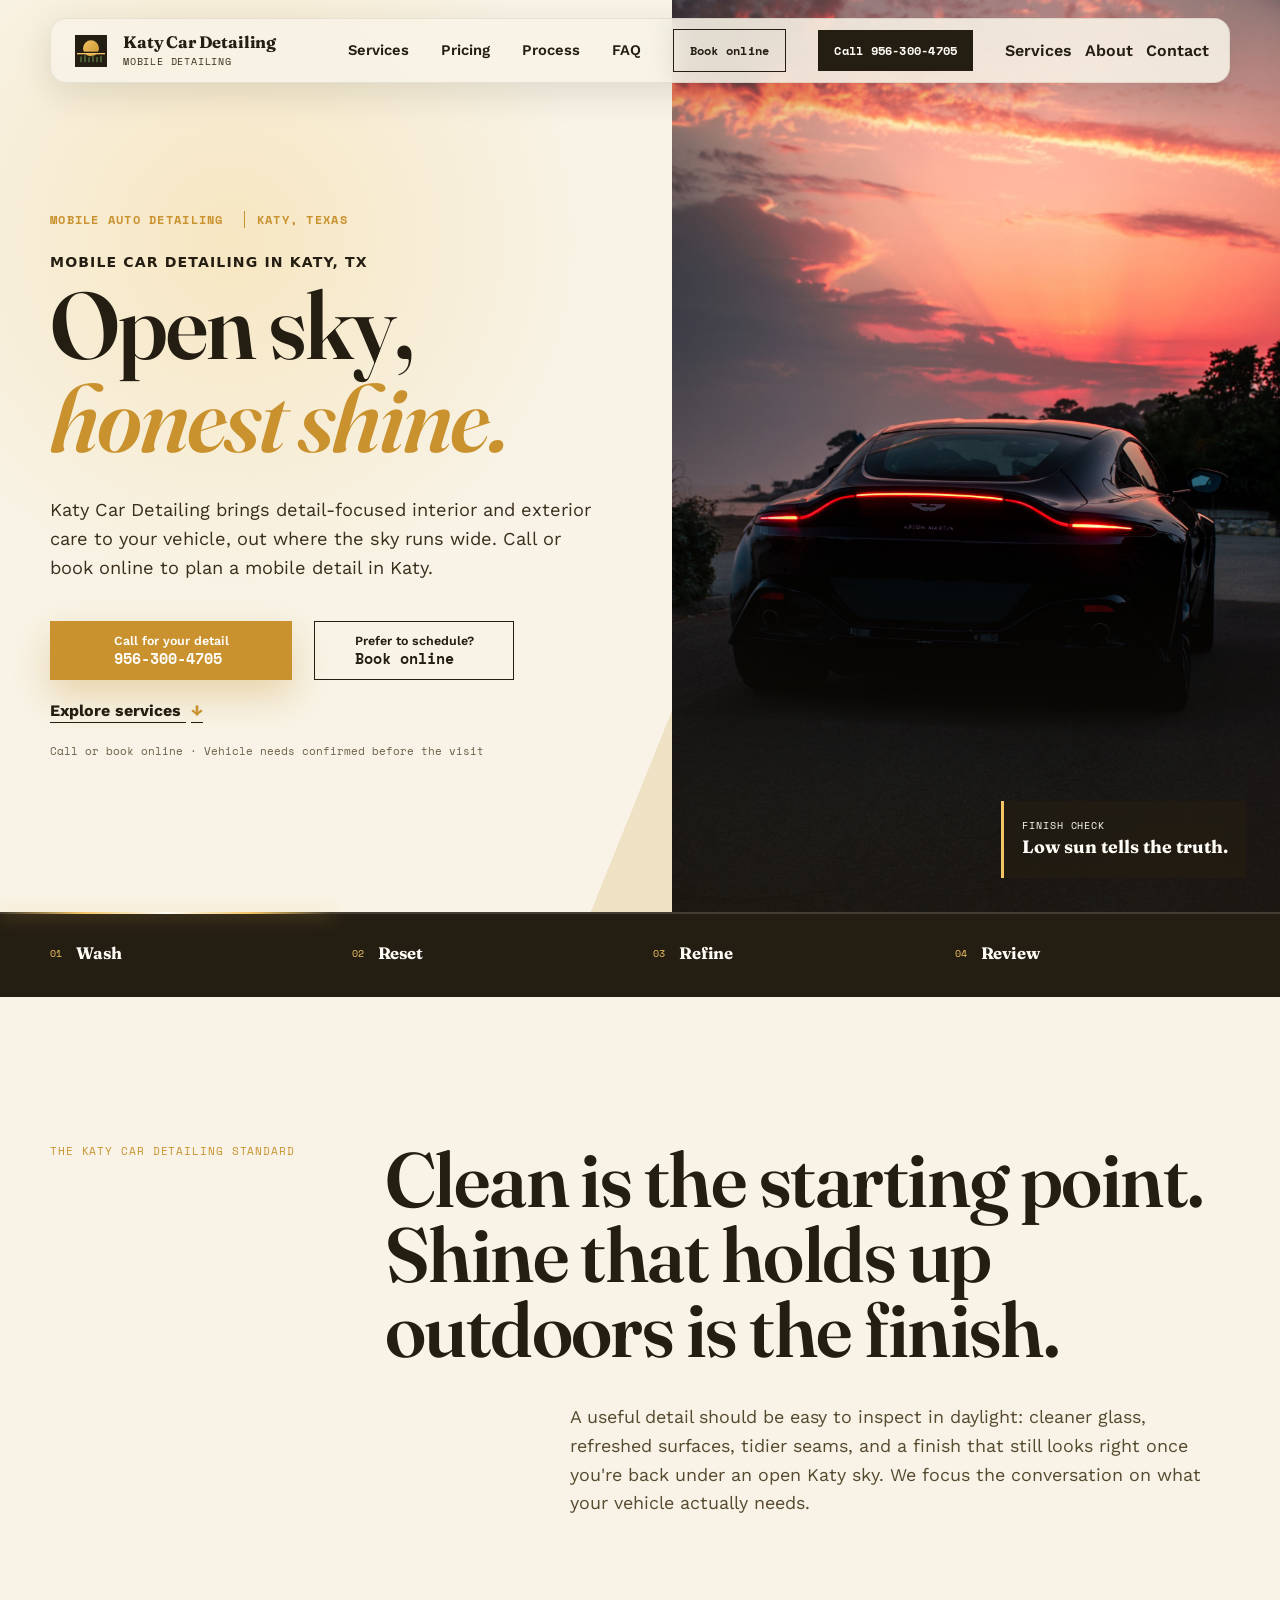
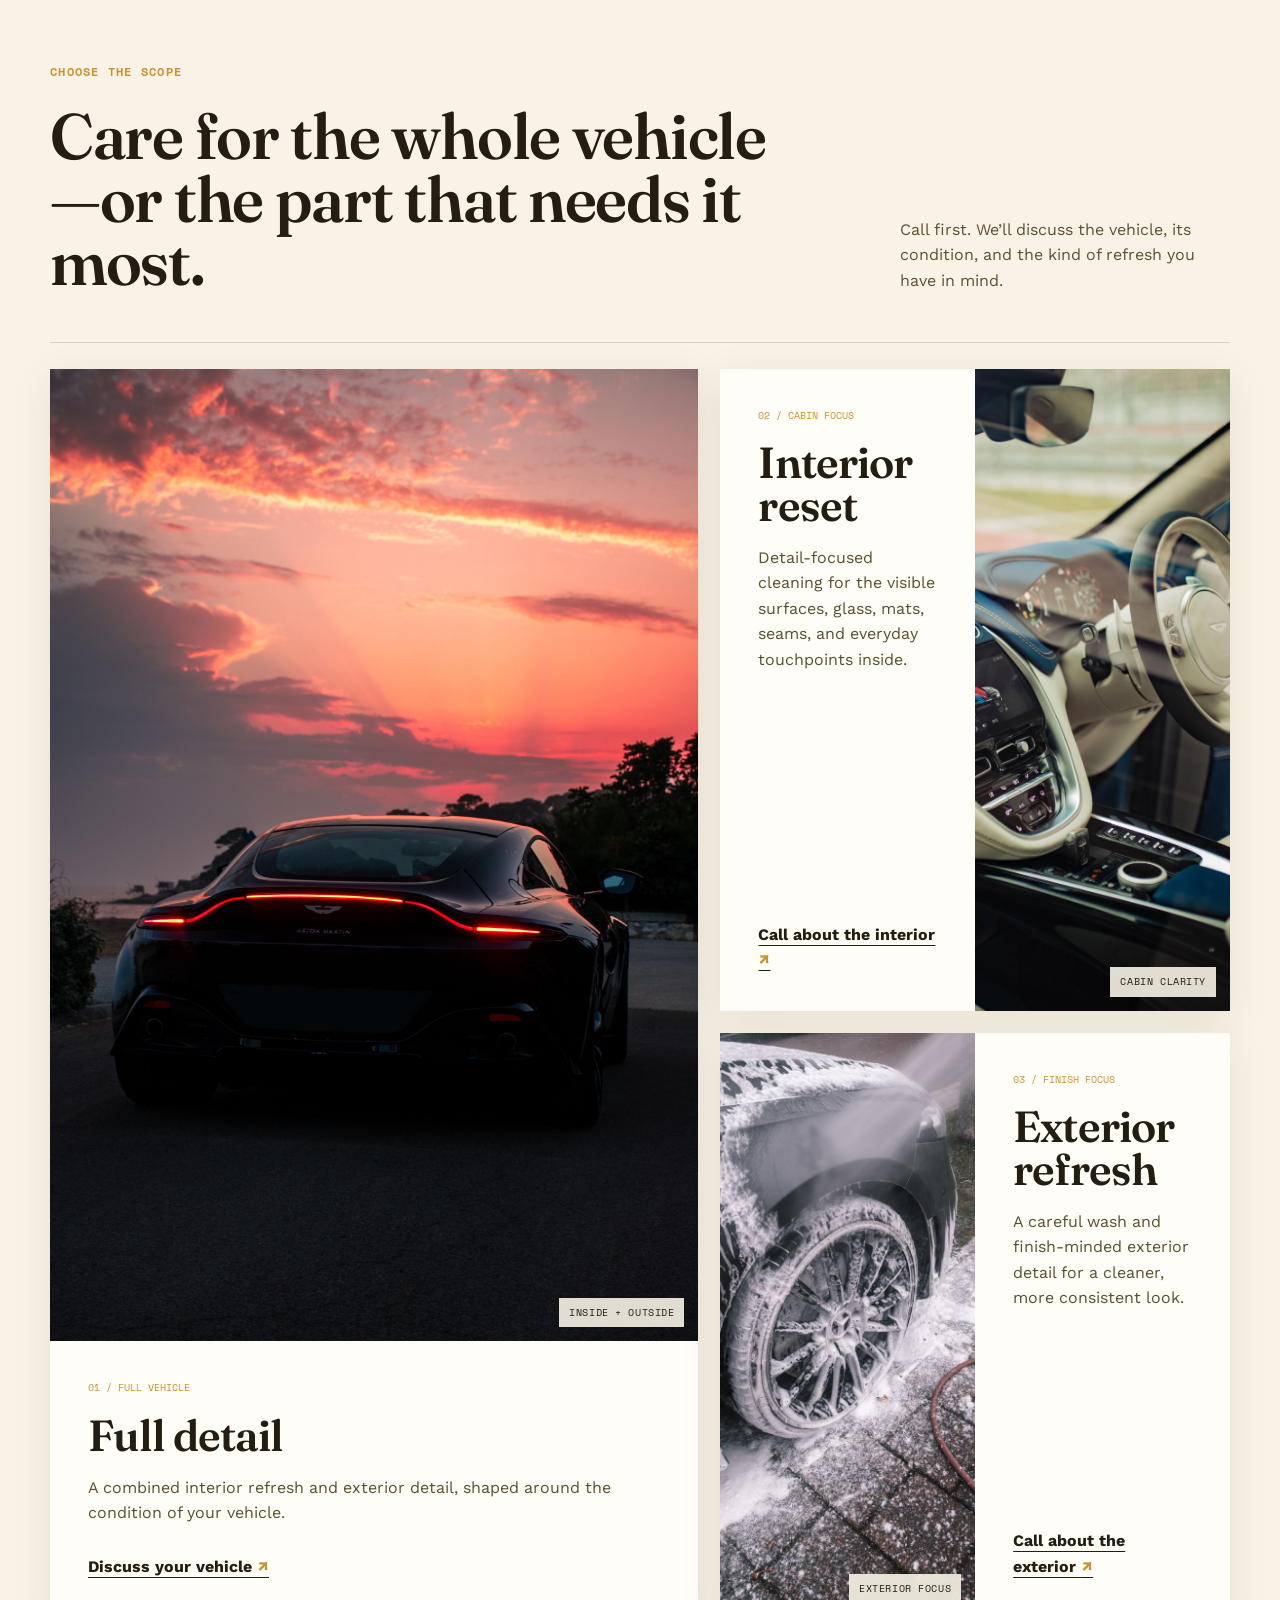
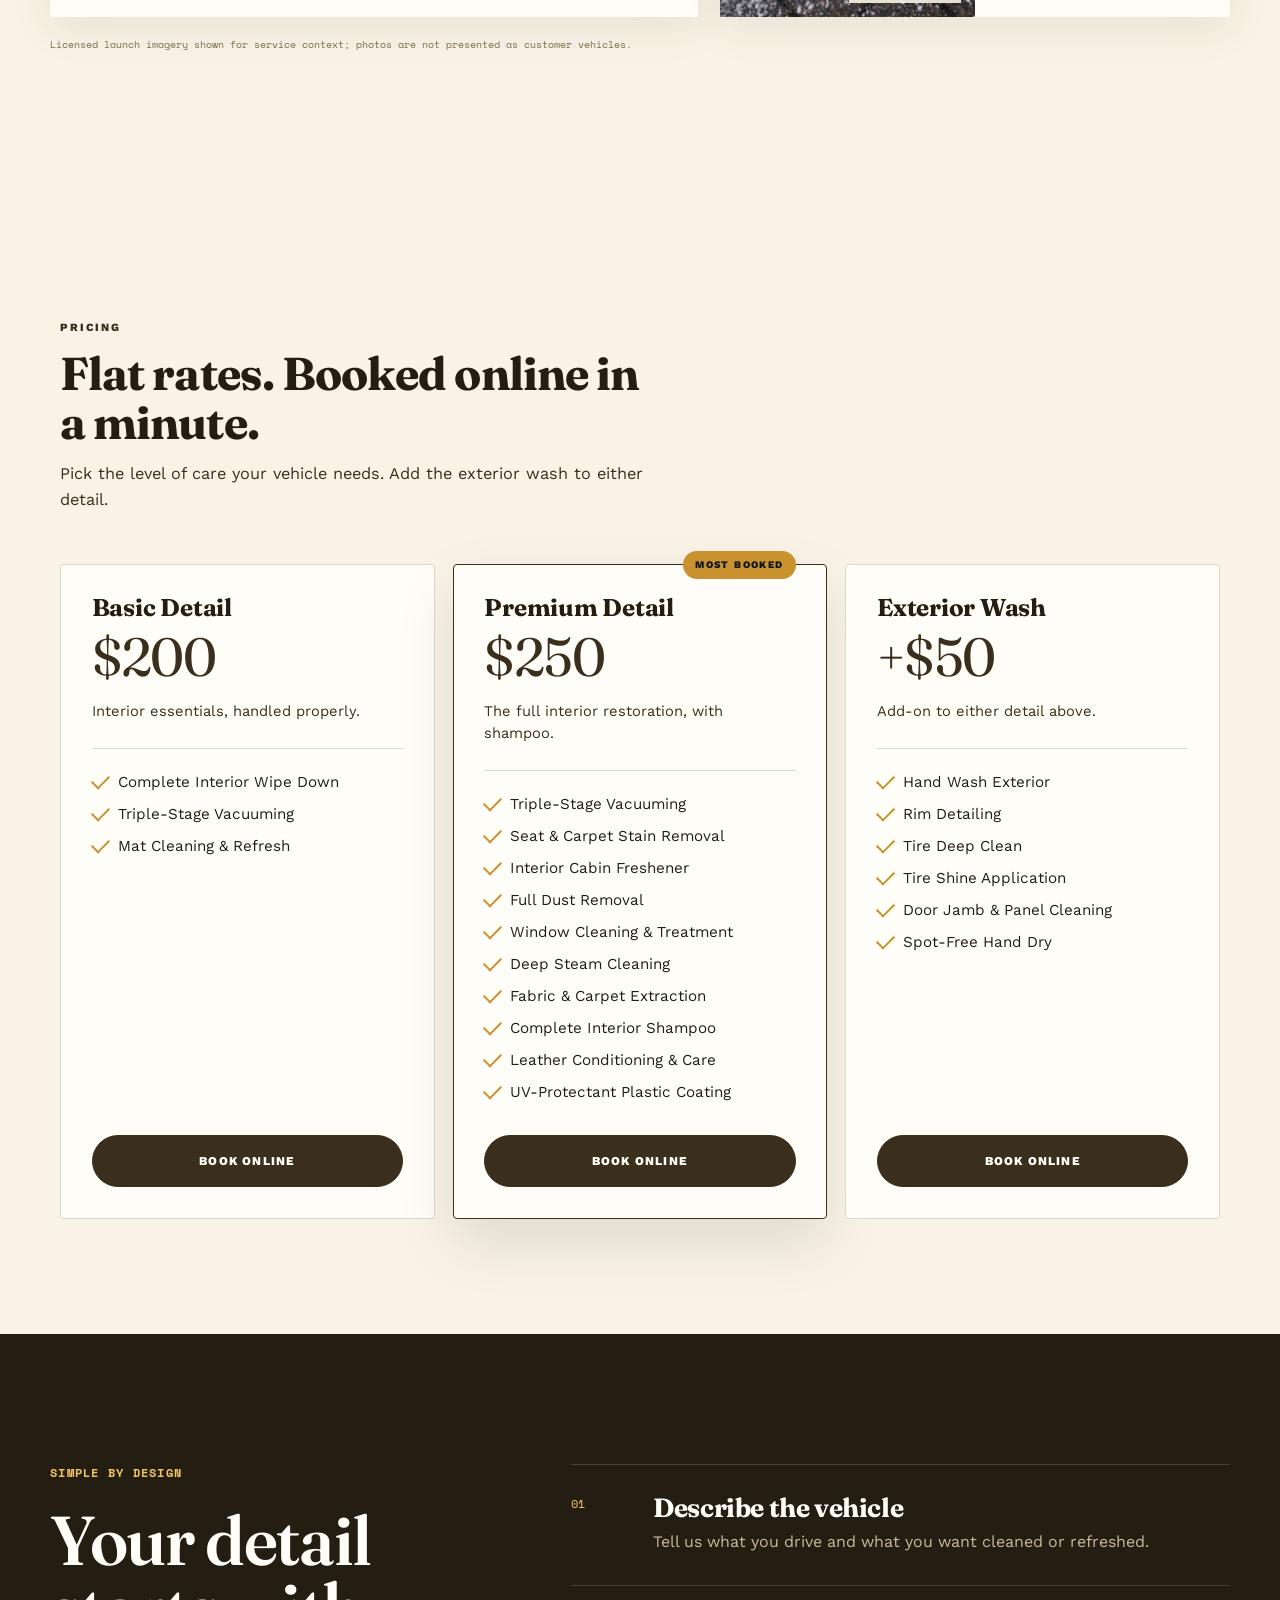
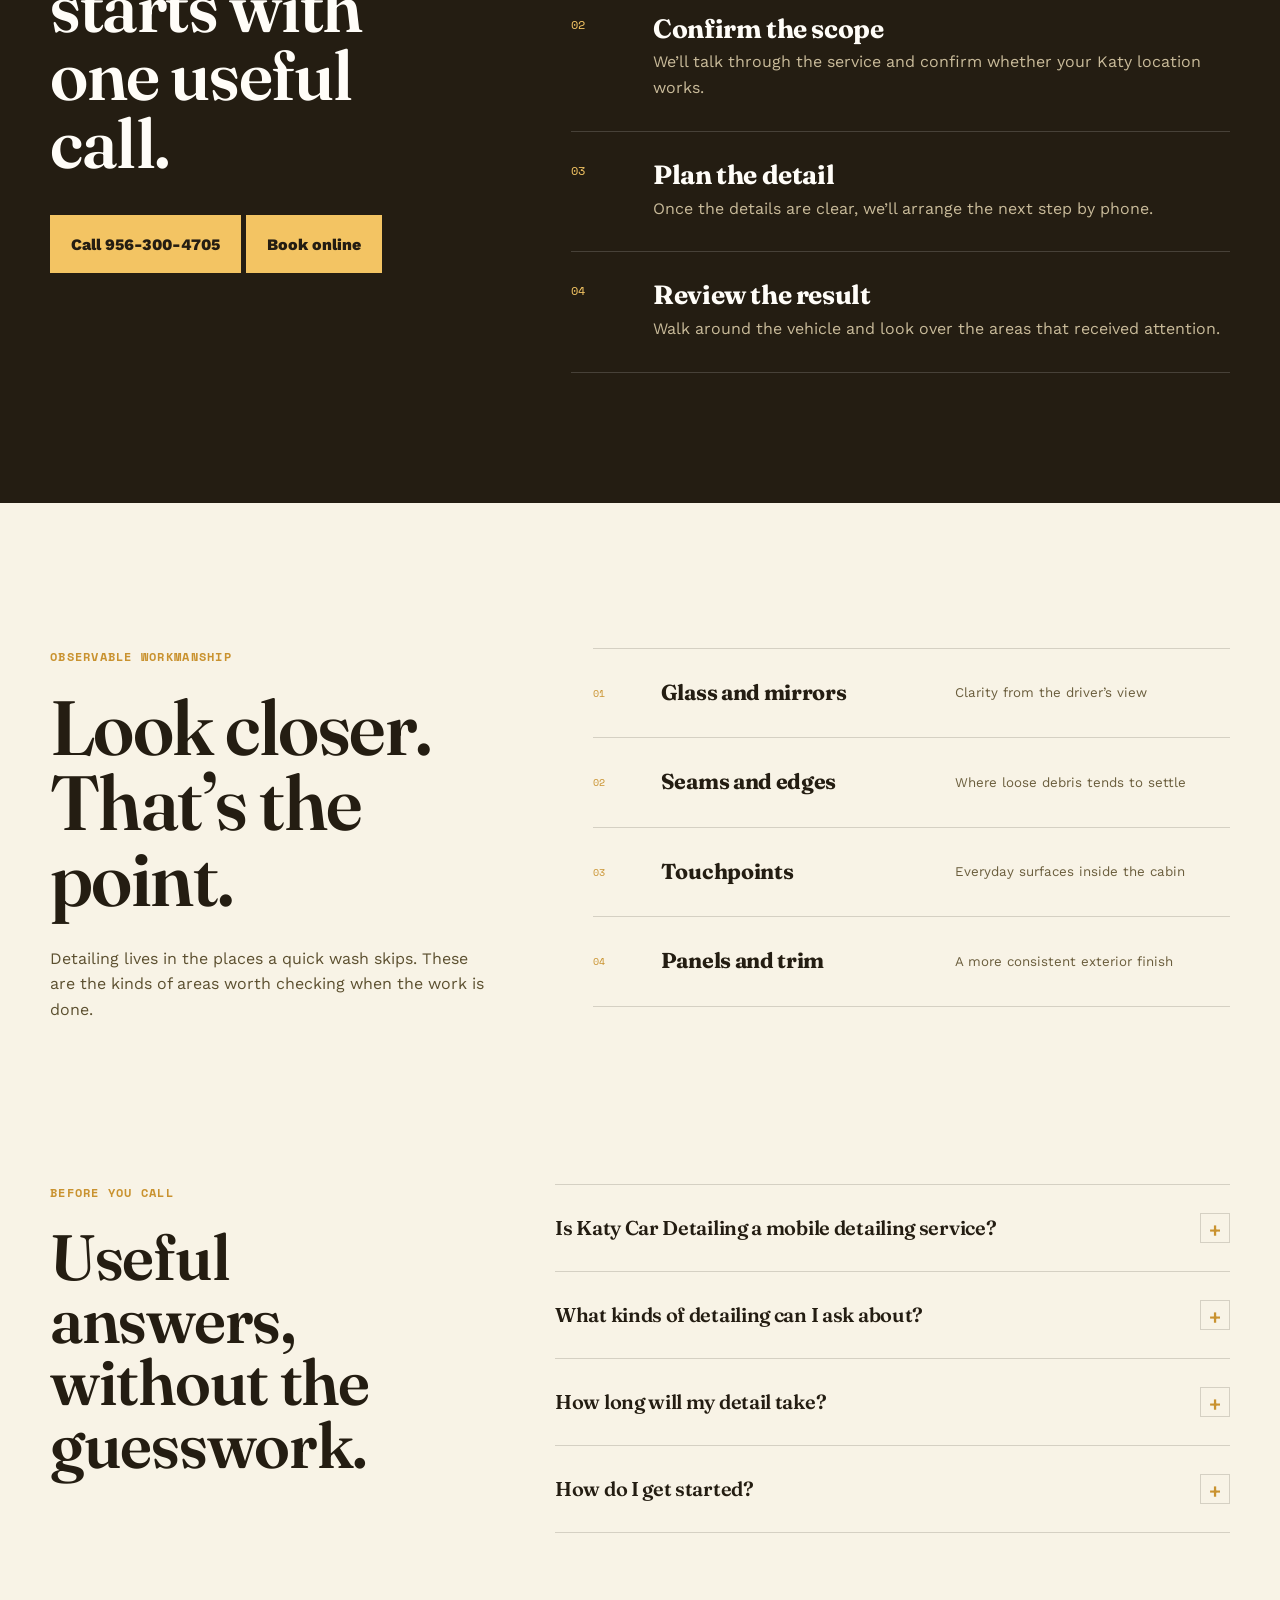
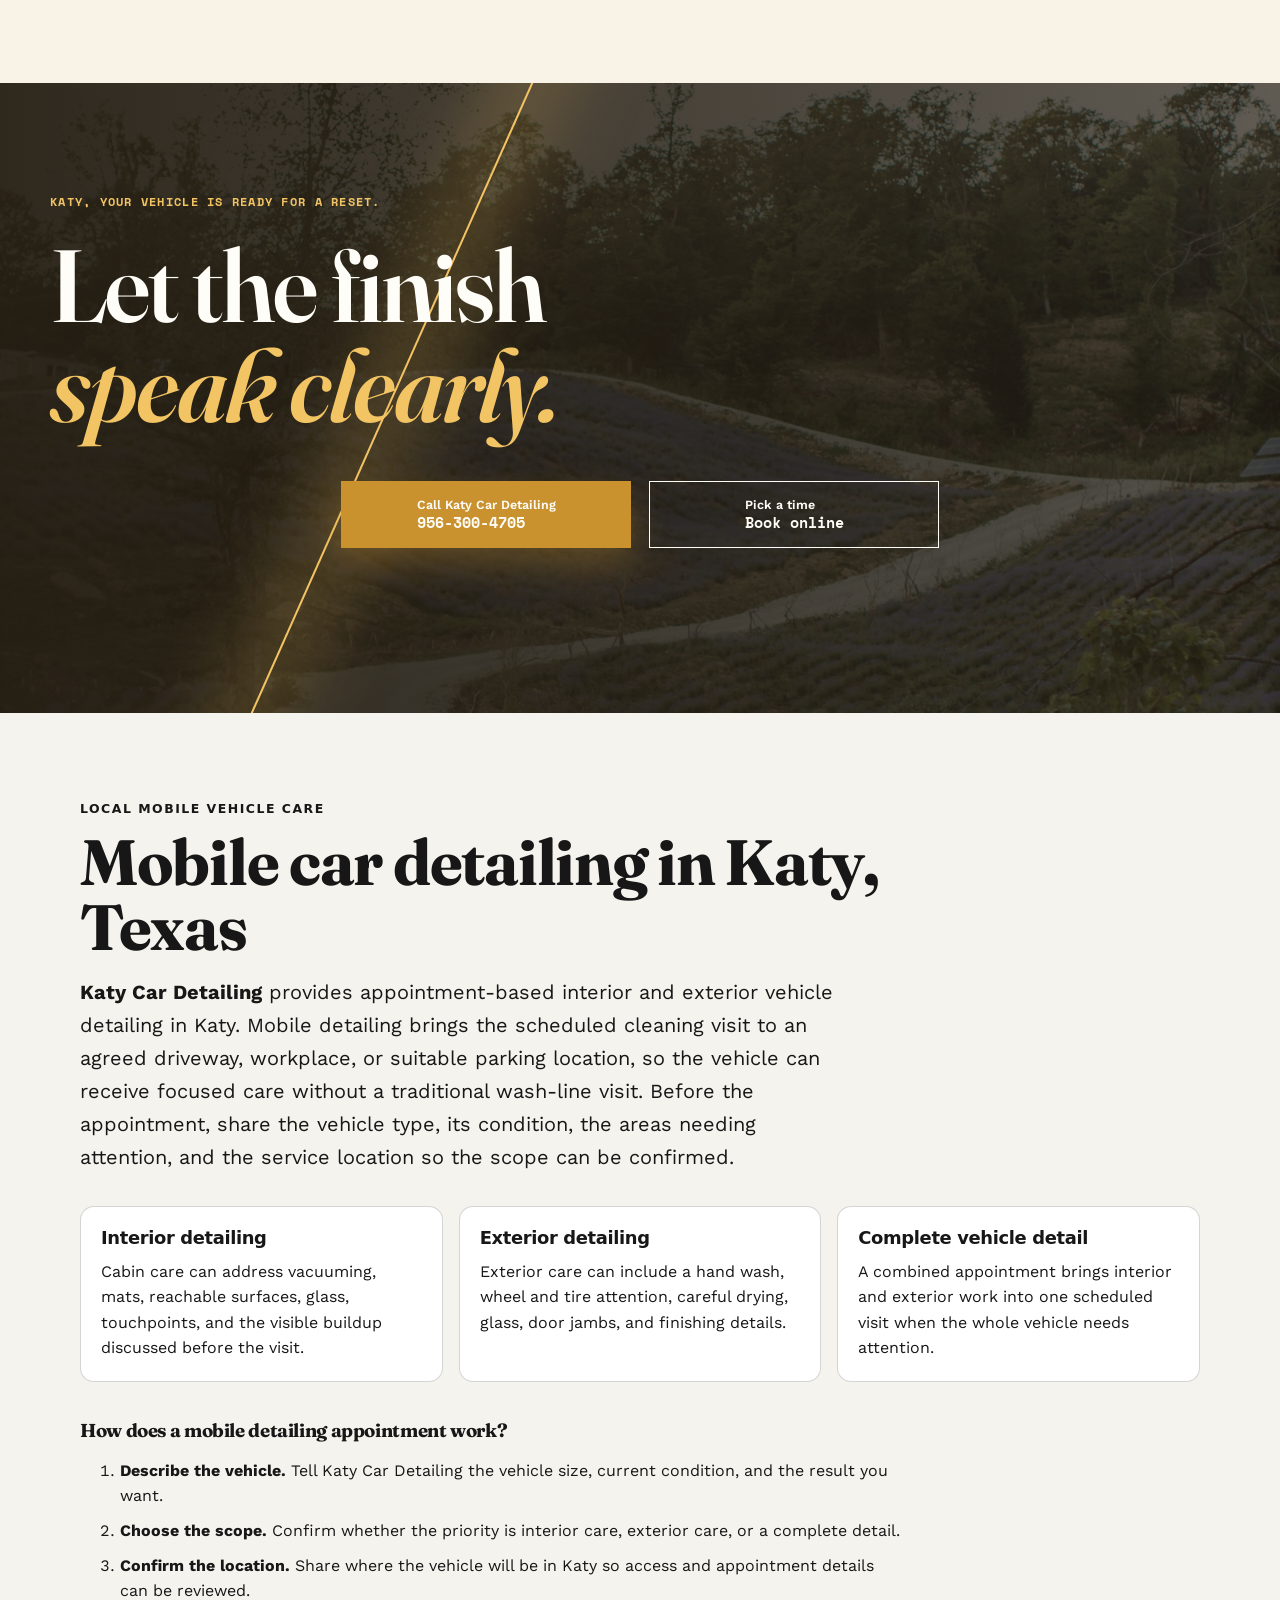
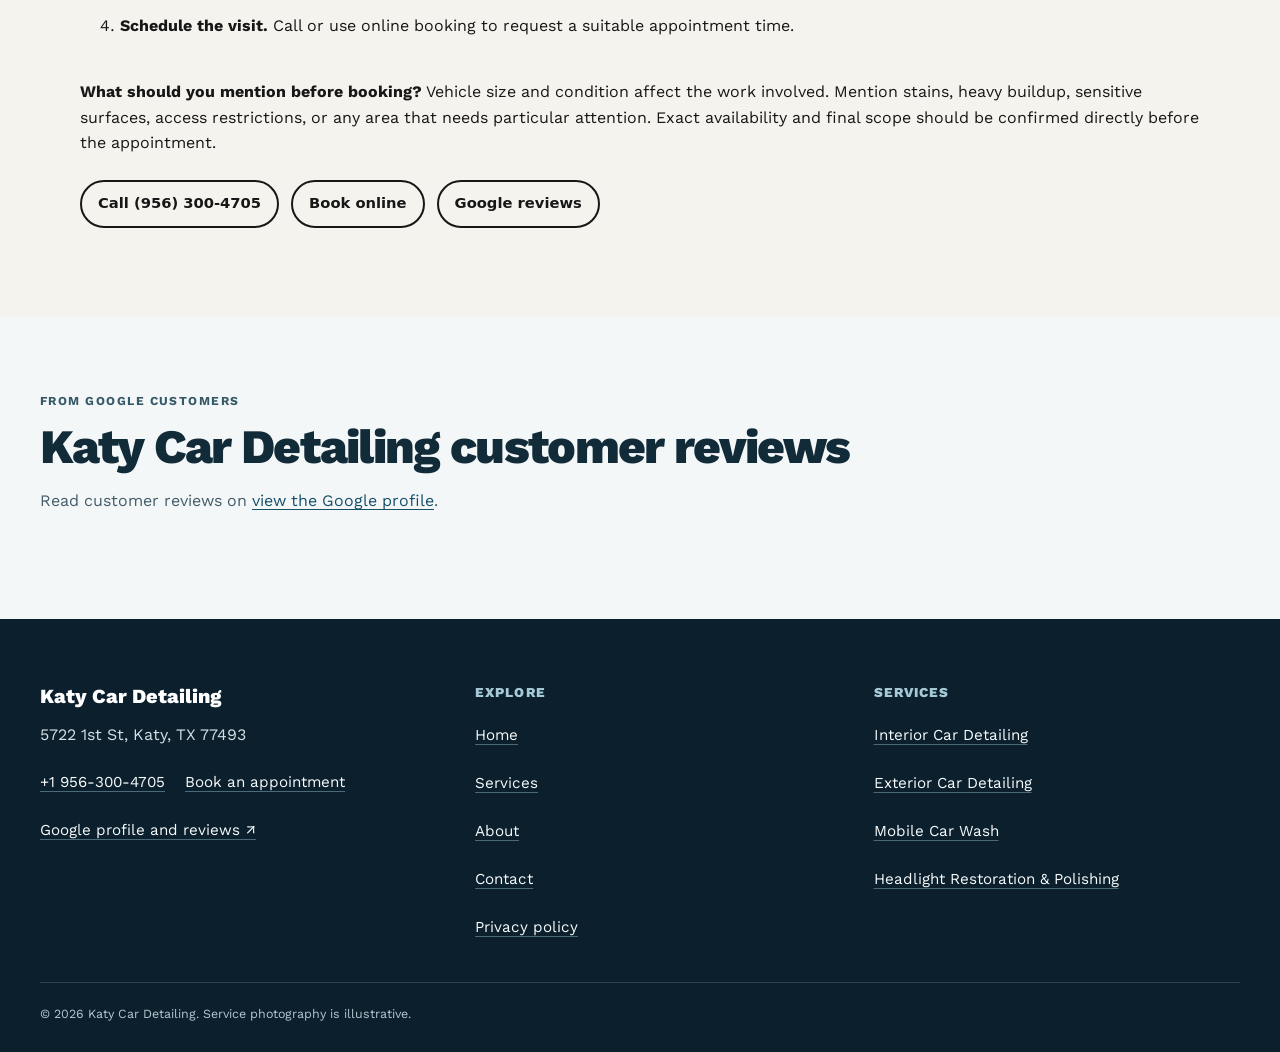
<file: index.html>
<!doctype html>
<html lang="en">
  <head>
    <meta charset="UTF-8" />
    <meta name="viewport" content="width=device-width, initial-scale=1" />
    <title>Mobile Car Detailing in Katy, TX | Katy Car Detailing</title>
    <meta name="theme-color" content="#241d12" />
    <script>document.documentElement.classList.add("js");</script>
    <link rel="canonical" href="https://katycardetailing.shop/" />
    <link rel="icon" href="assets/favicon.svg" type="image/svg+xml" />
    <link rel="preconnect" href="https://fonts.googleapis.com" />
    <link rel="preconnect" href="https://fonts.gstatic.com" crossorigin />
    <link
      href="https://fonts.googleapis.com/css2?family=Work+Sans:ital,wght@0,400;0,500;0,600;0,700;1,500&family=Fraunces:opsz,wght@9..144,500;9..144,600;9..144,700&family=Space+Mono:wght@400;700&display=swap"
      rel="stylesheet"
    />
    <link rel="stylesheet" href="styles.css" />
    <script type="application/ld+json">
{
  "@context": "https://schema.org",
  "@type": "AutoWash",
  "name": "Katy Car Detailing",
  "url": "https://katycardetailing.shop/",
  "telephone": "+1 956-300-4705",
  "address": {
    "@type": "PostalAddress",
    "streetAddress": "5722 1st St",
    "addressLocality": "Katy",
    "addressRegion": "TX",
    "postalCode": "77493",
    "addressCountry": "US"
  },
  "description": "Phone-first mobile auto detailing in Katy, Texas.",
  "areaServed": {
    "@type": "City",
    "name": "Katy",
    "containedInPlace": {
      "@type": "State",
      "name": "Texas"
    }
  },
  "hasOfferCatalog": {
    "@type": "OfferCatalog",
    "name": "Detailing packages",
    "itemListElement": [
      {
        "@type": "Offer",
        "name": "Basic Detail",
        "price": "200",
        "priceCurrency": "USD",
        "availability": "https://schema.org/InStock",
        "url": "https://katycardetailing.shop/#pricing",
        "itemOffered": {
          "@type": "Service",
          "name": "Basic Detail",
          "description": "Interior essentials: complete interior wipe down, triple-stage vacuuming, and mat cleaning and refresh."
        }
      },
      {
        "@type": "Offer",
        "name": "Premium Detail",
        "price": "250",
        "priceCurrency": "USD",
        "availability": "https://schema.org/InStock",
        "url": "https://katycardetailing.shop/#pricing",
        "itemOffered": {
          "@type": "Service",
          "name": "Premium Detail",
          "description": "Full interior restoration: triple-stage vacuuming, seat and carpet stain removal, cabin freshener, full dust removal, window cleaning and treatment, deep steam cleaning, fabric and carpet extraction, complete interior shampoo, leather conditioning, and UV-protectant plastic coating."
        }
      },
      {
        "@type": "Offer",
        "name": "Exterior Wash",
        "price": "50",
        "priceCurrency": "USD",
        "availability": "https://schema.org/InStock",
        "url": "https://katycardetailing.shop/#pricing",
        "itemOffered": {
          "@type": "Service",
          "name": "Exterior Wash",
          "description": "Add-on to either detail: hand wash exterior, rim detailing, tire deep clean, tire shine application, door jamb and panel cleaning, and spot-free hand dry."
        }
      }
    ]
  },
  "priceRange": "$200-$250",
  "@id": "https://katycardetailing.shop/#business",
  "geo": {
    "@type": "GeoCoordinates",
    "latitude": 29.786439962459,
    "longitude": -95.822478605077
  },
  "image": "https://katycardetailing.shop/assets/hero-golden.jpg",
  "sameAs": [
    "https://g.page/r/CSXVRn3EcAOqEBM/review"
  ],
  "contactPoint": {
    "@type": "ContactPoint",
    "telephone": "+1 956-300-4705",
    "contactType": "customer service",
    "areaServed": "US-TX",
    "availableLanguage": "English"
  }
}
    </script>
<!-- SEO-GEO:START -->
  <meta name="description" content="Mobile car detailing in Katy, TX from Katy Car Detailing, with interior cleaning, exterior hand washing, and complete details. Call or book online.">
  <meta name="robots" content="index, follow, max-image-preview:large, max-snippet:-1, max-video-preview:-1">
  <meta property="og:locale" content="en_US">
  <meta property="og:type" content="website">
  <meta property="og:site_name" content="Katy Car Detailing">
  <meta property="og:title" content="Mobile Car Detailing in Katy, TX | Katy Car Detailing">
  <meta property="og:description" content="Mobile car detailing in Katy, TX from Katy Car Detailing, with interior cleaning, exterior hand washing, and complete details. Call or book online.">
  <meta property="og:url" content="https://katycardetailing.shop/">
  <meta property="og:image" content="https://katycardetailing.shop/assets/hero-golden.jpg">
  <meta name="twitter:image" content="https://katycardetailing.shop/assets/hero-golden.jpg">
  <meta name="twitter:card" content="summary_large_image">
  <meta name="twitter:title" content="Mobile Car Detailing in Katy, TX | Katy Car Detailing">
  <meta name="twitter:description" content="Mobile car detailing in Katy, TX from Katy Car Detailing, with interior cleaning, exterior hand washing, and complete details. Call or book online.">
  <style id="seo-geo-styles">
    .seo-local-intent { display:block; margin:0 0 .55rem; font:700 clamp(.78rem,1.1vw,.95rem)/1.2 system-ui,sans-serif; letter-spacing:.08em; text-transform:uppercase; }
    .seo-geo-section { background:#f5f3ed; color:#171717; padding:clamp(3.5rem,7vw,6.5rem) clamp(1.25rem,5vw,5rem); }
    .seo-geo-inner { width:min(1120px,100%); margin:0 auto; }
    .seo-geo-kicker { margin:0 0 .75rem; font:700 .78rem/1.2 system-ui,sans-serif; letter-spacing:.12em; text-transform:uppercase; }
    .seo-geo-section h2 { max-width:22ch; margin:0 0 1rem; color:inherit; font-size:clamp(2rem,5vw,4rem); line-height:1.02; }
    .seo-geo-answer { max-width:760px; margin:0 0 2rem; font-size:clamp(1.05rem,2vw,1.25rem); line-height:1.65; }
    .seo-geo-grid { display:grid; grid-template-columns:repeat(3,minmax(0,1fr)); gap:1rem; margin:2rem 0; }
    .seo-geo-card { border:1px solid rgba(23,23,23,.18); border-radius:14px; padding:1.25rem; background:#fff; }
    .seo-geo-card h3 { margin:0 0 .6rem; color:inherit; font:700 1.12rem/1.25 system-ui,sans-serif; }
    .seo-geo-card p { margin:0; line-height:1.6; }
    .seo-geo-steps { max-width:820px; margin:2.5rem 0; }
    .seo-geo-steps li { margin:.65rem 0; line-height:1.55; }
    .seo-geo-actions { display:flex; flex-wrap:wrap; gap:.75rem; margin-top:1.5rem; }
    .seo-geo-action { display:inline-flex; align-items:center; min-height:48px; padding:.75rem 1rem; border:2px solid currentColor; border-radius:999px; color:inherit; font:700 .92rem/1 system-ui,sans-serif; text-decoration:none; }
    @media (max-width:760px) { .seo-geo-grid { grid-template-columns:1fr; } }
  </style>
<!-- SEO-GEO:END -->
  <script id="seo-geo-entity-schema" type="application/ld+json">
{
  "@context": "https://schema.org",
  "@graph": [
    {
      "@type": "WebSite",
      "@id": "https://katycardetailing.shop/#website",
      "url": "https://katycardetailing.shop/",
      "name": "Katy Car Detailing",
      "inLanguage": "en-US",
      "publisher": {
        "@id": "https://katycardetailing.shop/#business"
      }
    },
    {
      "@type": "Service",
      "@id": "https://katycardetailing.shop/#mobile-car-detailing",
      "name": "Mobile Car Detailing in Katy, Texas",
      "serviceType": "Mobile car detailing",
      "provider": {
        "@id": "https://katycardetailing.shop/#business"
      },
      "areaServed": {
        "@type": "City",
        "name": "Katy",
        "containedInPlace": {
          "@type": "State",
          "name": "Texas"
        }
      },
      "url": "https://katycardetailing.shop/#services"
    }
  ]
}
  </script>
<style id="SEO-NEXT-NAV-CSS">.seo-next-nav{display:flex;gap:.8rem;flex-wrap:wrap}.seo-next-footer-nav{padding:1rem}.seo-next-footer-nav a{color:inherit}</style><link rel="stylesheet" href="/portfolio-components.css">
</head>
  <body>
    <a class="skip-link" href="#main">Skip to content</a>

    <header class="site-header" data-header>
      <a class="brand" href="#top" aria-label="Katy Car Detailing home">
        <img src="assets/logo.svg" alt="" width="48" height="48" />
        <span class="brand-copy">
          <strong>Katy Car Detailing</strong>
          <small>Mobile Detailing</small>
        </span>
      </a>

      <button class="menu-toggle" type="button" aria-expanded="false" aria-controls="site-nav" data-menu-toggle>
        <span class="sr-only">Open navigation</span>
        <span aria-hidden="true"></span>
        <span aria-hidden="true"></span>
      </button>

      <nav class="site-nav" id="site-nav" aria-label="Primary navigation" data-nav>
        <a href="#services">Services</a>
        <a href="#pricing">Pricing</a>
        <a href="#process">Process</a>
        <a href="#faq">FAQ</a>
        <a class="nav-book" href="/scheduling">Book online</a>
        <a class="nav-call" href="tel:+19563004705">Call 956-300-4705</a>
      <!-- SEO-NEXT-NAV:START --><div class="seo-next-nav" aria-label="Expanded site pages"><a href="/services/">Services</a><a href="/about/">About</a><a href="/contact/">Contact</a></div><!-- SEO-NEXT-NAV:END --></nav>
    </header>

    <main id="main">
      <section class="hero" id="top">
        <div class="hero-copy">
          <p class="eyebrow">Mobile auto detailing <span>Katy, Texas</span></p>
          <h1><span class="seo-local-intent" data-seo-local-intent>Mobile Car Detailing in Katy, TX</span>Open sky,<br /><em>honest shine.</em></h1>
          <p class="hero-lede">
            Katy Car Detailing brings detail-focused interior and exterior care to your vehicle, out where the sky runs
            wide. Call or book online to plan a mobile detail in Katy.
          </p>
          <div class="hero-actions">
            <a class="button button-primary" href="tel:+19563004705">
              <span>Call for your detail</span>
              <strong>956-300-4705</strong>
            </a>
            <a class="button button-book" href="/scheduling">
              <span>Prefer to schedule?</span>
              <strong>Book online</strong>
            </a>
            <a class="text-link" href="#services">Explore services <span aria-hidden="true">↓</span></a>
          </div>
          <p class="micro-note">Call or book online · Vehicle needs confirmed before the visit</p>
        </div>

        <div class="hero-visual" aria-label="Vehicle exterior lit by golden-hour sun">
          <img src="assets/hero-golden.jpg" alt="Vehicle exterior glowing under warm golden-hour light" width="1920" height="2880" />
          <div class="hero-caption">
            <span>Finish check</span>
            <strong>Low sun tells the truth.</strong>
          </div>
        </div>

        <div class="horizon-rail" aria-label="Our detailing workflow">
          <div class="rail-line"><span></span></div>
          <ol>
            <li><span>01</span><strong>Wash</strong></li>
            <li><span>02</span><strong>Reset</strong></li>
            <li><span>03</span><strong>Refine</strong></li>
            <li><span>04</span><strong>Review</strong></li>
          </ol>
        </div>
      </section>

      <section class="intro section-shell" aria-labelledby="intro-title">
        <div class="section-label">The Katy Car Detailing standard</div>
        <div class="intro-copy reveal">
          <h2 id="intro-title">Clean is the starting point.<br />Shine that holds up outdoors is the finish.</h2>
          <p>
            A useful detail should be easy to inspect in daylight: cleaner glass, refreshed surfaces, tidier seams,
            and a finish that still looks right once you're back under an open Katy sky. We focus the conversation
            on what your vehicle actually needs.
          </p>
        </div>
      </section>

      <section class="services section-shell" id="services" aria-labelledby="services-title">
        <div class="section-heading reveal">
          <div>
            <p class="eyebrow">Choose the scope</p>
            <h2 id="services-title">Care for the whole vehicle—or the part that needs it most.</h2>
          </div>
          <p>Call first. We’ll discuss the vehicle, its condition, and the kind of refresh you have in mind.</p>
        </div>

        <div class="service-grid">
          <article class="service-card service-card-featured reveal">
            <div class="service-image">
              <img src="assets/hero-golden.jpg" alt="Vehicle exterior with a warm, even finish" width="1920" height="2880" loading="lazy" decoding="async" />
              <span>Inside + outside</span>
            </div>
            <div class="service-body">
              <p class="service-index">01 / Full vehicle</p>
              <h3>Full detail</h3>
              <p>A combined interior refresh and exterior detail, shaped around the condition of your vehicle.</p>
              <a href="tel:+19563004705">Discuss your vehicle <span aria-hidden="true">↗</span></a>
            </div>
          </article>

          <article class="service-card reveal">
            <div class="service-body">
              <p class="service-index">02 / Cabin focus</p>
              <h3>Interior reset</h3>
              <p>Detail-focused cleaning for the visible surfaces, glass, mats, seams, and everyday touchpoints inside.</p>
              <a href="tel:+19563004705">Call about the interior <span aria-hidden="true">↗</span></a>
            </div>
            <div class="service-image">
              <img src="assets/detail-interior.jpg" alt="Clean, carefully maintained vehicle interior" width="1600" height="2845" loading="lazy" decoding="async" />
              <span>Cabin clarity</span>
            </div>
          </article>

          <article class="service-card reveal">
            <div class="service-image">
              <img src="assets/detail-foam.jpg" alt="Foam on a vehicle during an exterior wash" width="1600" height="2400" loading="lazy" decoding="async" />
              <span>Exterior focus</span>
            </div>
            <div class="service-body">
              <p class="service-index">03 / Finish focus</p>
              <h3>Exterior refresh</h3>
              <p>A careful wash and finish-minded exterior detail for a cleaner, more consistent look.</p>
              <a href="tel:+19563004705">Call about the exterior <span aria-hidden="true">↗</span></a>
            </div>
          </article>
        </div>

        <p class="stock-note">Licensed launch imagery shown for service context; photos are not presented as customer vehicles.</p>
      </section>

      <section class="rates" id="pricing" aria-labelledby="pricing-title">
        <div class="rates-shell">
          <div class="rates-head">
            <p class="rates-eyebrow">Pricing</p>
            <h2 id="pricing-title">Flat rates. Booked online in a minute.</h2>
            <p class="rates-intro">Pick the level of care your vehicle needs. Add the exterior wash to either detail.</p>
          </div>

          <div class="rate-grid">
            <article class="rate-card">
              <h3>Basic Detail</h3>
              <p class="rate-figure">$200</p>
              <p class="rate-note">Interior essentials, handled properly.</p>
              <ul class="rate-list">
                <li>Complete Interior Wipe Down</li>
                <li>Triple-Stage Vacuuming</li>
                <li>Mat Cleaning &amp; Refresh</li>
              </ul>
              <a class="rate-cta" href="/scheduling" target="_blank" rel="noopener">Book Online</a>
            </article>
            <article class="rate-card rate-card-featured">
              <span class="rate-badge">Most booked</span>
              <h3>Premium Detail</h3>
              <p class="rate-figure">$250</p>
              <p class="rate-note">The full interior restoration, with shampoo.</p>
              <ul class="rate-list">
                <li>Triple-Stage Vacuuming</li>
                <li>Seat &amp; Carpet Stain Removal</li>
                <li>Interior Cabin Freshener</li>
                <li>Full Dust Removal</li>
                <li>Window Cleaning &amp; Treatment</li>
                <li>Deep Steam Cleaning</li>
                <li>Fabric &amp; Carpet Extraction</li>
                <li>Complete Interior Shampoo</li>
                <li>Leather Conditioning &amp; Care</li>
                <li>UV-Protectant Plastic Coating</li>
              </ul>
              <a class="rate-cta" href="/scheduling" target="_blank" rel="noopener">Book Online</a>
            </article>
            <article class="rate-card">
              <h3>Exterior Wash</h3>
              <p class="rate-figure">+$50</p>
              <p class="rate-note">Add-on to either detail above.</p>
              <ul class="rate-list">
                <li>Hand Wash Exterior</li>
                <li>Rim Detailing</li>
                <li>Tire Deep Clean</li>
                <li>Tire Shine Application</li>
                <li>Door Jamb &amp; Panel Cleaning</li>
                <li>Spot-Free Hand Dry</li>
              </ul>
              <a class="rate-cta" href="/scheduling" target="_blank" rel="noopener">Book Online</a>
            </article>
          </div>
        </div>
      </section>

      <section class="process" id="process" aria-labelledby="process-title">
        <div class="process-inner section-shell">
          <div class="process-heading reveal">
            <p class="eyebrow">Simple by design</p>
            <h2 id="process-title">Your detail starts with one useful call.</h2>
            <a class="button button-light" href="tel:+19563004705">Call 956-300-4705</a>
            <a class="button button-light button-light-alt" href="/scheduling">Book online</a>
          </div>
          <ol class="process-list">
            <li class="reveal">
              <span>01</span>
              <div><h3>Describe the vehicle</h3><p>Tell us what you drive and what you want cleaned or refreshed.</p></div>
            </li>
            <li class="reveal">
              <span>02</span>
              <div><h3>Confirm the scope</h3><p>We’ll talk through the service and confirm whether your Katy location works.</p></div>
            </li>
            <li class="reveal">
              <span>03</span>
              <div><h3>Plan the detail</h3><p>Once the details are clear, we’ll arrange the next step by phone.</p></div>
            </li>
            <li class="reveal">
              <span>04</span>
              <div><h3>Review the result</h3><p>Walk around the vehicle and look over the areas that received attention.</p></div>
            </li>
          </ol>
        </div>
      </section>

      <section class="inspection section-shell" aria-labelledby="inspection-title">
        <div class="inspection-copy reveal">
          <p class="eyebrow">Observable workmanship</p>
          <h2 id="inspection-title">Look closer.<br />That’s the point.</h2>
          <p>
            Detailing lives in the places a quick wash skips. These are the kinds of areas worth checking when the
            work is done.
          </p>
        </div>
        <ul class="inspection-list reveal">
          <li><span>01</span><strong>Glass and mirrors</strong><small>Clarity from the driver’s view</small></li>
          <li><span>02</span><strong>Seams and edges</strong><small>Where loose debris tends to settle</small></li>
          <li><span>03</span><strong>Touchpoints</strong><small>Everyday surfaces inside the cabin</small></li>
          <li><span>04</span><strong>Panels and trim</strong><small>A more consistent exterior finish</small></li>
        </ul>
      </section>

      <section class="faq section-shell" id="faq" aria-labelledby="faq-title">
        <div class="faq-heading reveal">
          <p class="eyebrow">Before you call</p>
          <h2 id="faq-title">Useful answers,<br />without the guesswork.</h2>
        </div>
        <div class="faq-list">
          <details class="reveal">
            <summary>Is Katy Car Detailing a mobile detailing service?<span aria-hidden="true">+</span></summary>
            <p>Yes. Katy Car Detailing provides mobile auto detailing in Katy, Texas. Call or <a href="/scheduling">book online</a> to confirm your location and vehicle needs.</p>
          </details>
          <details class="reveal">
            <summary>What kinds of detailing can I ask about?<span aria-hidden="true">+</span></summary>
            <p>You can call about a full inside-and-out detail, an interior-focused reset, or an exterior refresh.</p>
          </details>
          <details class="reveal">
            <summary>How long will my detail take?<span aria-hidden="true">+</span></summary>
            <p>Timing depends on the vehicle, its condition, and the service scope. We’ll discuss those details on the call.</p>
          </details>
          <details class="reveal">
            <summary>How do I get started?<span aria-hidden="true">+</span></summary>
            <p>Call 956-300-4705 and describe your vehicle and the areas you want refreshed, or <a href="/scheduling">book a time online</a>.</p>
          </details>
        </div>
      </section>

      <section class="final-cta" aria-labelledby="cta-title">
        <div class="final-cta-glow" aria-hidden="true"></div>
        <div class="final-cta-inner reveal">
          <p class="eyebrow">Katy, your vehicle is ready for a reset.</p>
          <h2 id="cta-title">Let the finish<br /><em>speak clearly.</em></h2>
          <div class="final-cta-actions">
            <a class="button button-primary button-large" href="tel:+19563004705">
              <span>Call Katy Car Detailing</span>
              <strong>956-300-4705</strong>
            </a>
            <a class="button button-book button-large" href="/scheduling">
              <span>Pick a time</span>
              <strong>Book online</strong>
            </a>
          </div>
        </div>
      </section>
    <!-- SEO-GEO-LOCAL:START -->
    <section class="seo-geo-section" id="local-detailing" aria-labelledby="local-detailing-title">
      <div class="seo-geo-inner">
        <p class="seo-geo-kicker">Local mobile vehicle care</p>
        <h2 id="local-detailing-title">Mobile car detailing in Katy, Texas</h2>
        <p class="seo-geo-answer"><strong>Katy Car Detailing</strong> provides appointment-based interior and exterior vehicle detailing in Katy. Mobile detailing brings the scheduled cleaning visit to an agreed driveway, workplace, or suitable parking location, so the vehicle can receive focused care without a traditional wash-line visit. Before the appointment, share the vehicle type, its condition, the areas needing attention, and the service location so the scope can be confirmed.</p>

        <div class="seo-geo-grid" aria-label="Available detailing options">
          <article class="seo-geo-card">
            <h3>Interior detailing</h3>
            <p>Cabin care can address vacuuming, mats, reachable surfaces, glass, touchpoints, and the visible buildup discussed before the visit.</p>
          </article>
          <article class="seo-geo-card">
            <h3>Exterior detailing</h3>
            <p>Exterior care can include a hand wash, wheel and tire attention, careful drying, glass, door jambs, and finishing details.</p>
          </article>
          <article class="seo-geo-card">
            <h3>Complete vehicle detail</h3>
            <p>A combined appointment brings interior and exterior work into one scheduled visit when the whole vehicle needs attention.</p>
          </article>
        </div>

        <div class="seo-geo-steps">
          <h3>How does a mobile detailing appointment work?</h3>
          <ol>
            <li><strong>Describe the vehicle.</strong> Tell Katy Car Detailing the vehicle size, current condition, and the result you want.</li>
            <li><strong>Choose the scope.</strong> Confirm whether the priority is interior care, exterior care, or a complete detail.</li>
            <li><strong>Confirm the location.</strong> Share where the vehicle will be in Katy so access and appointment details can be reviewed.</li>
            <li><strong>Schedule the visit.</strong> Call or use online booking to request a suitable appointment time.</li>
          </ol>
        </div>

        <p><strong>What should you mention before booking?</strong> Vehicle size and condition affect the work involved. Mention stains, heavy buildup, sensitive surfaces, access restrictions, or any area that needs particular attention. Exact availability and final scope should be confirmed directly before the appointment.</p>
        <div class="seo-geo-actions">
          <a class="seo-geo-action" href="tel:+19563004705">Call (956) 300-4705</a>
          <a class="seo-geo-action" href="/scheduling" target="_blank" rel="noopener">Book online</a>
          <a class="seo-geo-action" href="https://g.page/r/CSXVRn3EcAOqEBM/review" target="_blank" rel="noopener">Google reviews</a>
        </div>
      </div>
    </section>
<!-- SEO-GEO-LOCAL:END -->
  <!-- PORTFOLIO-REVIEWS:START --><section class="portfolio-reviews" aria-labelledby="portfolio-reviews-title"><div class="portfolio-reviews__heading"><div><p class="portfolio-reviews__kicker">From Google customers</p><h2 id="portfolio-reviews-title">Katy Car Detailing customer reviews</h2><p class="portfolio-reviews__intro">Read customer reviews on <a href="https://www.google.com/maps?cid=12250759400595576101" target="_blank" rel="noopener noreferrer">view the Google profile</a>.</p></div></div></section><!-- PORTFOLIO-REVIEWS:END -->
</main>

    <footer class="portfolio-footer"><div class="portfolio-footer__grid"><div><strong class="portfolio-footer__name">Katy Car Detailing</strong><address>5722 1st St, Katy, TX 77493</address><div class="portfolio-footer__contact"><a href="tel:+19563004705">+1 956-300-4705</a><a href="/scheduling">Book an appointment</a></div><a href="https://www.google.com/maps?cid=12250759400595576101" target="_blank" rel="noopener noreferrer">Google profile and reviews ↗</a></div><div><h2>Explore</h2><nav aria-label="Footer navigation"><a href="/">Home</a><a href="/services/">Services</a><a href="/about/">About</a><a href="/contact/">Contact</a><a href="/privacy-policy/">Privacy policy</a></nav></div><div><h2>Services</h2><nav aria-label="Service pages"><a href="/services/interior-car-detailing/">Interior Car Detailing</a><a href="/services/exterior-car-detailing/">Exterior Car Detailing</a><a href="/services/mobile-car-wash/">Mobile Car Wash</a><a href="/services/headlight-restoration/">Headlight Restoration &amp; Polishing</a></nav></div></div><p class="portfolio-footer__bottom">© <span id="year">2026</span> Katy Car Detailing. Service photography is illustrative.</p></footer>

    <div class="mobile-bar">
      <a class="mobile-call" href="tel:+19563004705">
        <span>Call Katy Car Detailing</span>
        <strong>956-300-4705</strong>
      </a>
      <a class="mobile-book" href="/scheduling">
        <span>Book</span>
        <strong>Online</strong>
      </a>
    </div>

    <script src="script.js" defer></script>
  <script src="/portfolio-components.js" defer></script>
</body>
</html>
</file>
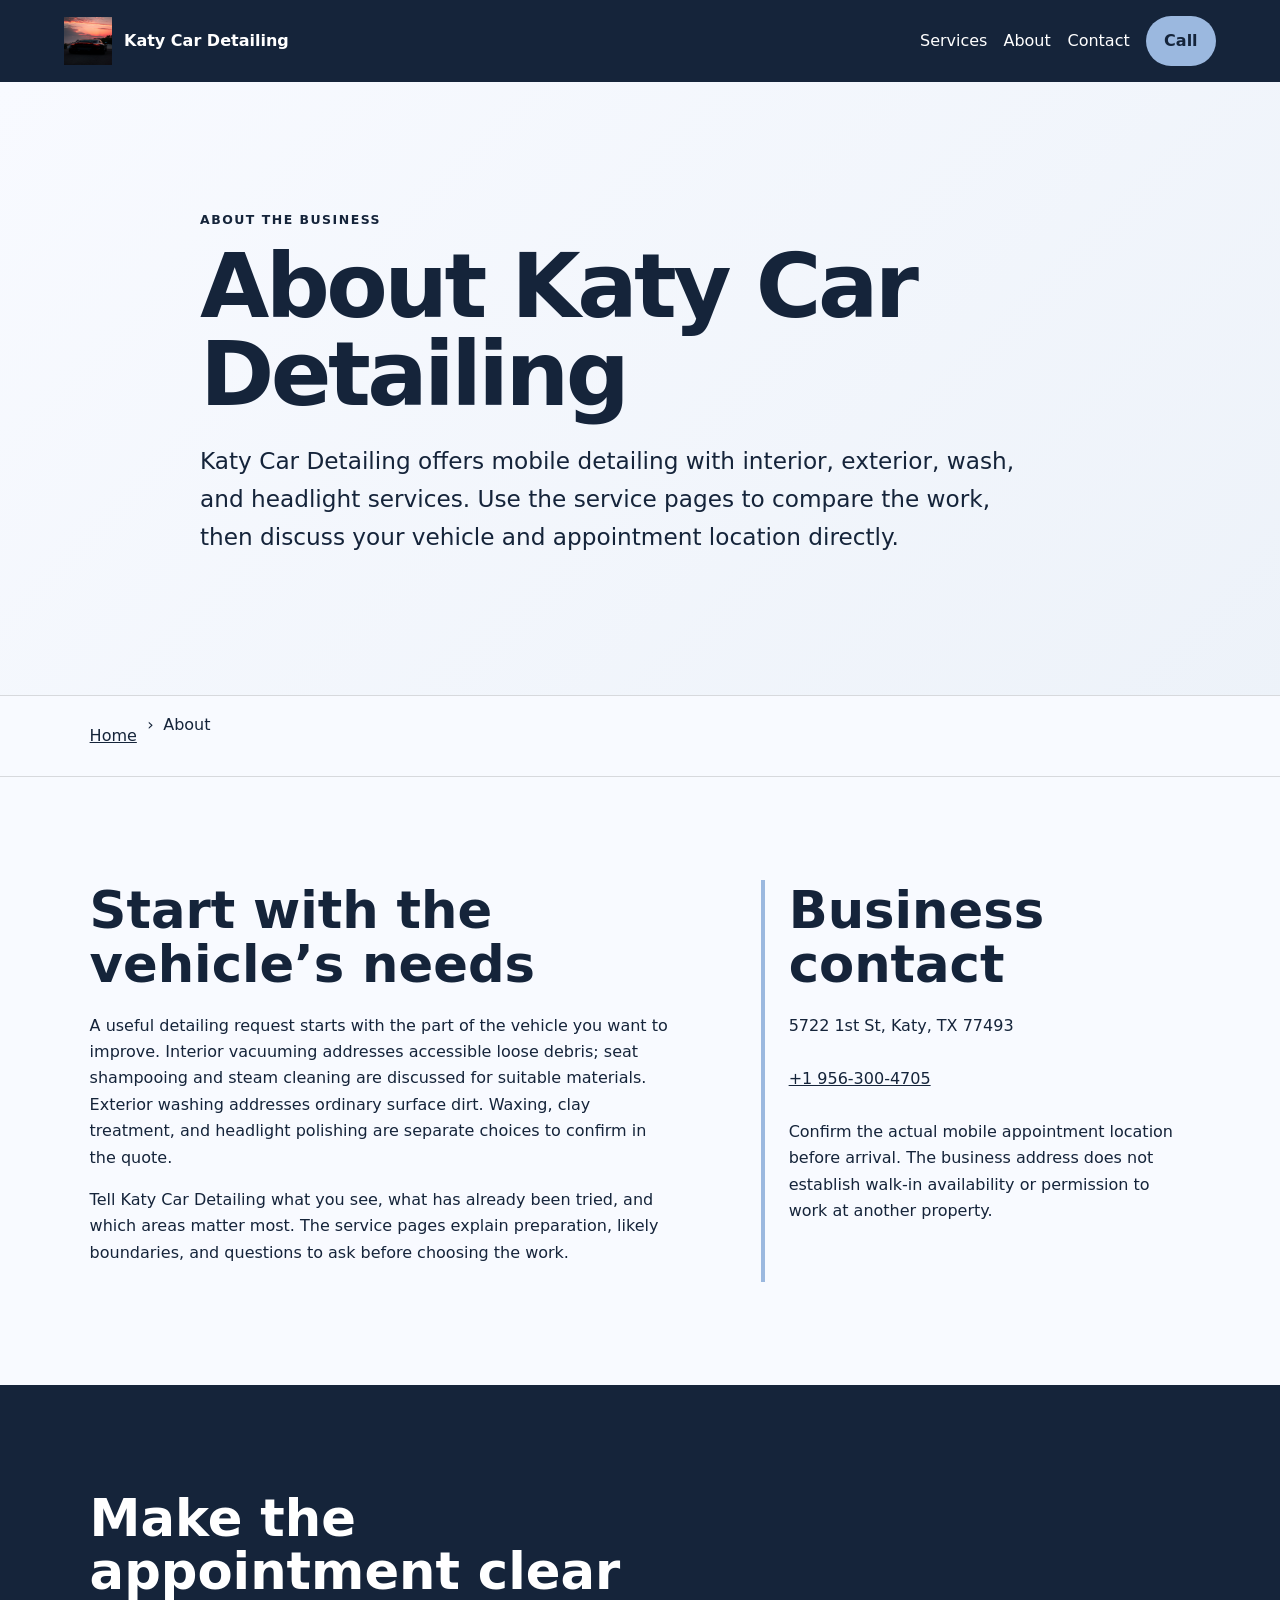
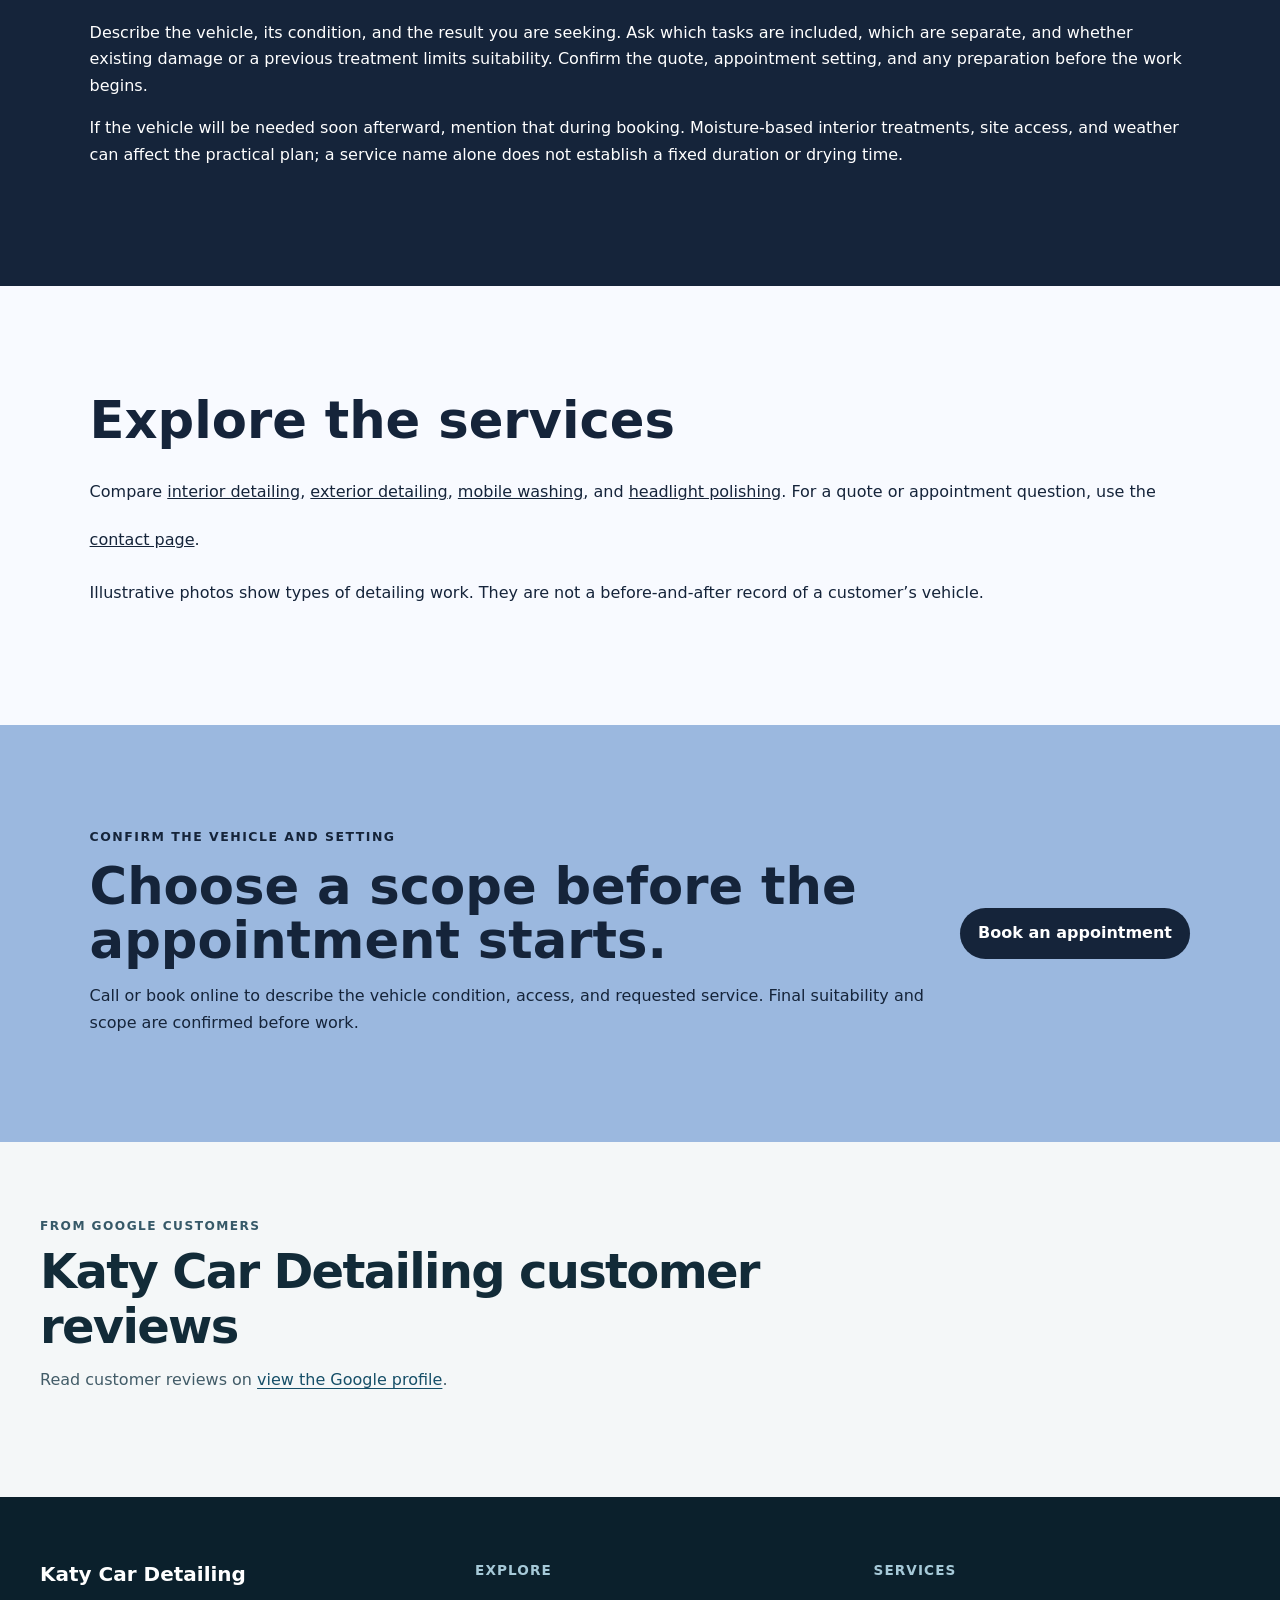
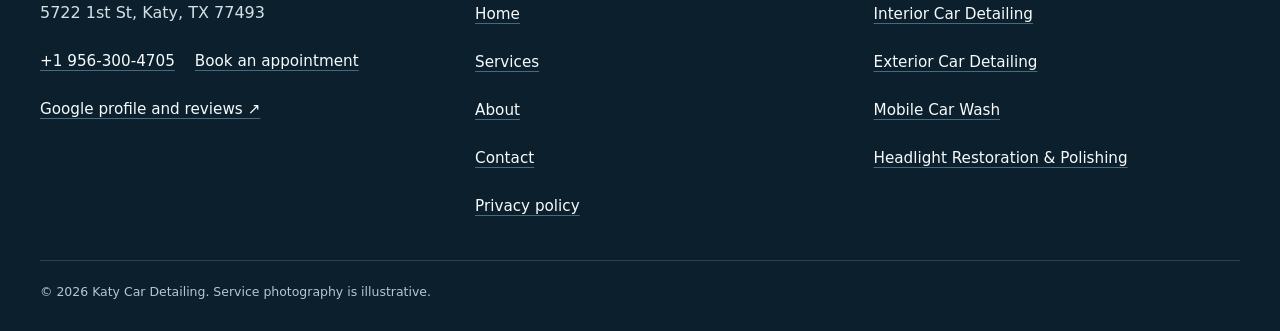
<file: about/index.html>
<!doctype html>
<html lang="en"><head>
  <meta charset="utf-8"><meta name="viewport" content="width=device-width,initial-scale=1">
  <title>About Katy Car Detailing | Katy, TX</title>
  <meta name="description" content="Verified identity, evidence boundaries, and appointment-planning approach for Katy Car Detailing in Katy, TX.">
  <meta name="robots" content="index, follow, max-image-preview:large, max-snippet:-1">
  <link rel="canonical" href="https://katycardetailing.shop/about/">
  <meta property="og:type" content="website"><meta property="og:title" content="About Katy Car Detailing | Katy, TX">
  <meta property="og:description" content="Verified identity, evidence boundaries, and appointment-planning approach for Katy Car Detailing in Katy, TX."><meta property="og:url" content="https://katycardetailing.shop/about/">
  <meta property="og:image" content="https://katycardetailing.shop/assets/hero-golden.jpg"><meta name="twitter:card" content="summary_large_image">
  <link rel="icon" href="/assets/favicon.svg"><link rel="stylesheet" href="/seo-pages.css"><script type="application/ld+json">{
  "@context": "https://schema.org",
  "@graph": [
    {
      "@type": "BreadcrumbList",
      "@id": "https://katycardetailing.shop/about/#breadcrumb",
      "itemListElement": [
        {
          "@type": "ListItem",
          "position": 1,
          "name": "Home",
          "item": "https://katycardetailing.shop/"
        },
        {
          "@type": "ListItem",
          "position": 2,
          "name": "About Katy Car Detailing | Katy, TX",
          "item": "https://katycardetailing.shop/about/"
        }
      ]
    },
    {
      "@type": "WebPage",
      "@id": "https://katycardetailing.shop/about/#webpage",
      "url": "https://katycardetailing.shop/about/",
      "name": "About Katy Car Detailing | Katy, TX",
      "description": "Verified identity, evidence boundaries, and appointment-planning approach for Katy Car Detailing in Katy, TX.",
      "breadcrumb": {
        "@id": "https://katycardetailing.shop/about/#breadcrumb"
      },
      "isPartOf": {
        "@id": "https://katycardetailing.shop/#website"
      },
      "about": {
        "@id": "https://katycardetailing.shop/#business"
      }
    },
    {
      "@type": "ImageObject",
      "@id": "https://katycardetailing.shop/about/#primaryimage",
      "contentUrl": "https://katycardetailing.shop/assets/hero-golden.jpg",
      "caption": "Illustrative detailing artwork for Katy Car Detailing",
      "representativeOfPage": true
    }
  ]
}</script>
<link rel="stylesheet" href="/portfolio-components.css">
</head><body style="--pilot-accent:#9bb8df;--pilot-dark:#15243a;--pilot-paper:#f8faff">
<a class="skip-link" href="#content">Skip to content</a>
<header class="pilot-header"><a class="pilot-brand" href="/"><img src="/assets/hero-golden.jpg" width="48" height="48" alt=""><span>Katy Car Detailing</span></a>
<nav aria-label="Primary navigation"><a href="/services/">Services</a><a href="/about/">About</a><a href="/contact/">Contact</a><a class="pilot-call" href="tel:+19563004705">Call</a></nav></header>
<main id="content"><section class="pilot-hero text-only"><div><p class="eyebrow">About the business</p><h1>About Katy Car Detailing</h1><p class="pilot-answer">Katy Car Detailing offers mobile detailing with interior, exterior, wash, and headlight services. Use the service pages to compare the work, then discuss your vehicle and appointment location directly.</p></div></section><nav class="breadcrumbs" aria-label="Breadcrumb"><a href="/">Home</a><span>›</span><span>About</span></nav>
<section class="pilot-section pilot-grid"><div><h2>Start with the vehicle’s needs</h2><p>A useful detailing request starts with the part of the vehicle you want to improve. Interior vacuuming addresses accessible loose debris; seat shampooing and steam cleaning are discussed for suitable materials. Exterior washing addresses ordinary surface dirt. Waxing, clay treatment, and headlight polishing are separate choices to confirm in the quote.</p><p>Tell Katy Car Detailing what you see, what has already been tried, and which areas matter most. The service pages explain preparation, likely boundaries, and questions to ask before choosing the work.</p></div><aside><h2>Business contact</h2><p>5722 1st St, Katy, TX 77493</p><p><a href="tel:+19563004705">+1 956-300-4705</a></p><p>Confirm the actual mobile appointment location before arrival. The business address does not establish walk-in availability or permission to work at another property.</p></aside></section>
<section class="pilot-section tone"><h2>Make the appointment clear</h2><p>Describe the vehicle, its condition, and the result you are seeking. Ask which tasks are included, which are separate, and whether existing damage or a previous treatment limits suitability. Confirm the quote, appointment setting, and any preparation before the work begins.</p><p>If the vehicle will be needed soon afterward, mention that during booking. Moisture-based interior treatments, site access, and weather can affect the practical plan; a service name alone does not establish a fixed duration or drying time.</p></section>
<section class="pilot-section"><h2>Explore the services</h2><p>Compare <a href="/services/interior-car-detailing/">interior detailing</a>, <a href="/services/exterior-car-detailing/">exterior detailing</a>, <a href="/services/mobile-car-wash/">mobile washing</a>, and <a href="/services/headlight-restoration/">headlight polishing</a>. For a quote or appointment question, use the <a href="/contact/">contact page</a>.</p><p>Illustrative photos show types of detailing work. They are not a before-and-after record of a customer’s vehicle.</p></section>
<section class="pilot-cta"><div><p class="eyebrow">Confirm the vehicle and setting</p><h2>Choose a scope before the appointment starts.</h2><p>Call or book online to describe the vehicle condition, access, and requested service. Final suitability and scope are confirmed before work.</p></div><a class="pilot-button" href="/scheduling">Book an appointment</a></section>
<!-- PORTFOLIO-REVIEWS:START --><section class="portfolio-reviews" aria-labelledby="portfolio-reviews-title"><div class="portfolio-reviews__heading"><div><p class="portfolio-reviews__kicker">From Google customers</p><h2 id="portfolio-reviews-title">Katy Car Detailing customer reviews</h2><p class="portfolio-reviews__intro">Read customer reviews on <a href="https://www.google.com/maps?cid=12250759400595576101" target="_blank" rel="noopener noreferrer">view the Google profile</a>.</p></div></div></section><!-- PORTFOLIO-REVIEWS:END -->
</main><footer class="portfolio-footer"><div class="portfolio-footer__grid"><div><strong class="portfolio-footer__name">Katy Car Detailing</strong><address>5722 1st St, Katy, TX 77493</address><div class="portfolio-footer__contact"><a href="tel:+19563004705">+1 956-300-4705</a><a href="/scheduling">Book an appointment</a></div><a href="https://www.google.com/maps?cid=12250759400595576101" target="_blank" rel="noopener noreferrer">Google profile and reviews ↗</a></div><div><h2>Explore</h2><nav aria-label="Footer navigation"><a href="/">Home</a><a href="/services/">Services</a><a href="/about/">About</a><a href="/contact/">Contact</a><a href="/privacy-policy/">Privacy policy</a></nav></div><div><h2>Services</h2><nav aria-label="Service pages"><a href="/services/interior-car-detailing/">Interior Car Detailing</a><a href="/services/exterior-car-detailing/">Exterior Car Detailing</a><a href="/services/mobile-car-wash/">Mobile Car Wash</a><a href="/services/headlight-restoration/">Headlight Restoration &amp; Polishing</a></nav></div></div><p class="portfolio-footer__bottom">© <span id="year">2026</span> Katy Car Detailing. Service photography is illustrative.</p></footer>
<script src="/portfolio-components.js" defer></script>
</body></html>
</file>
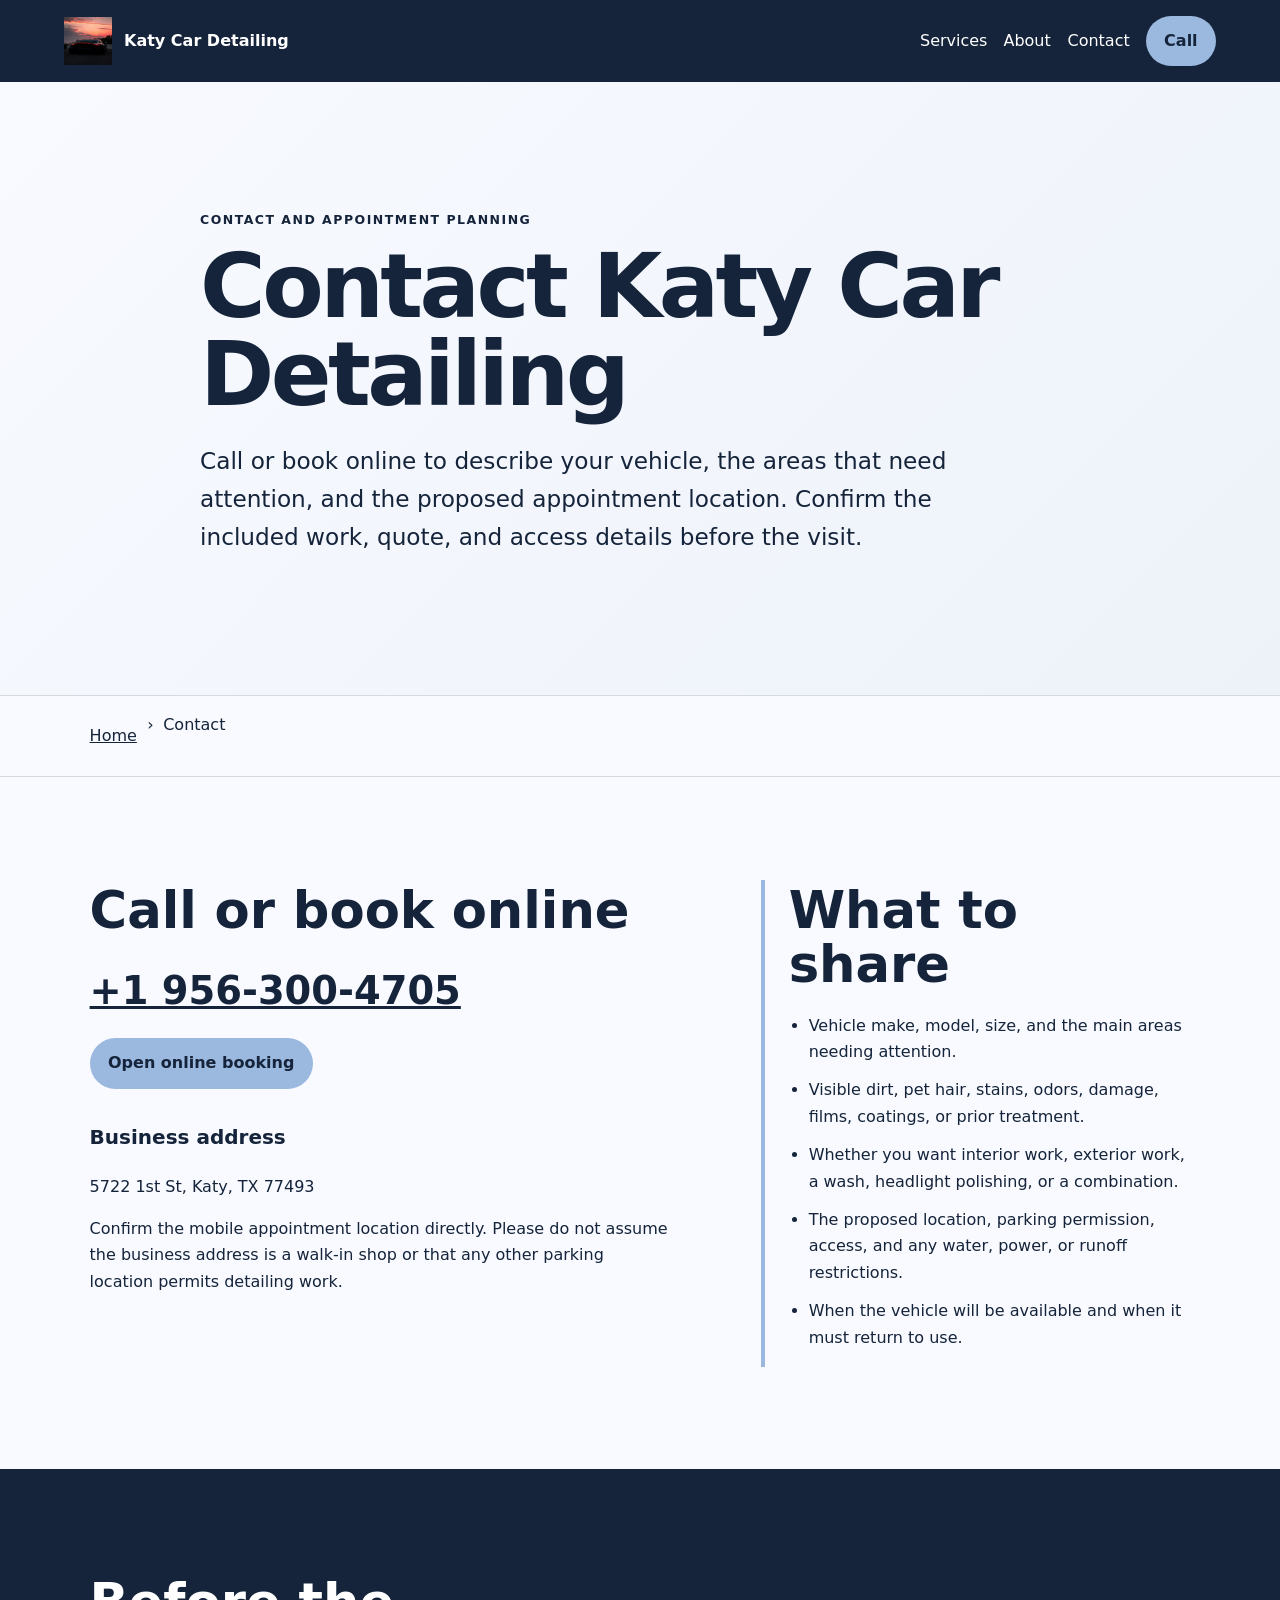
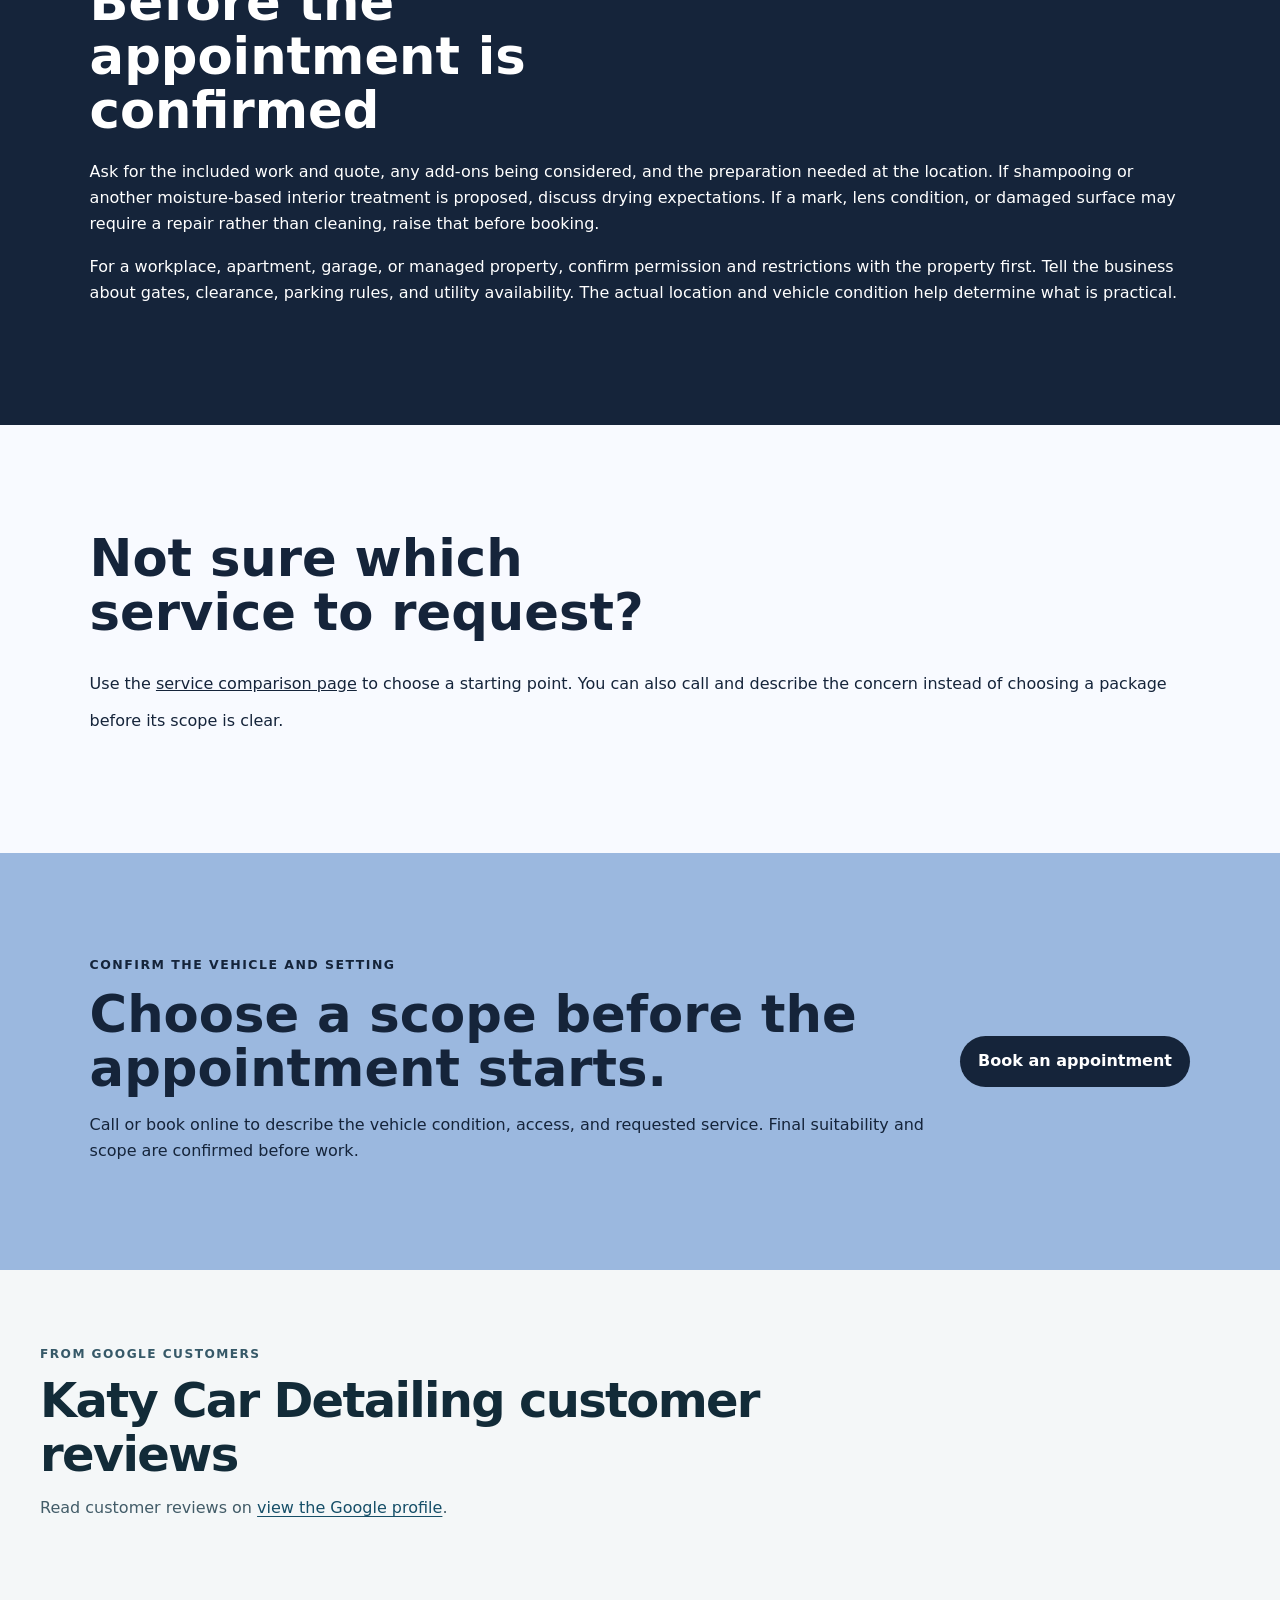
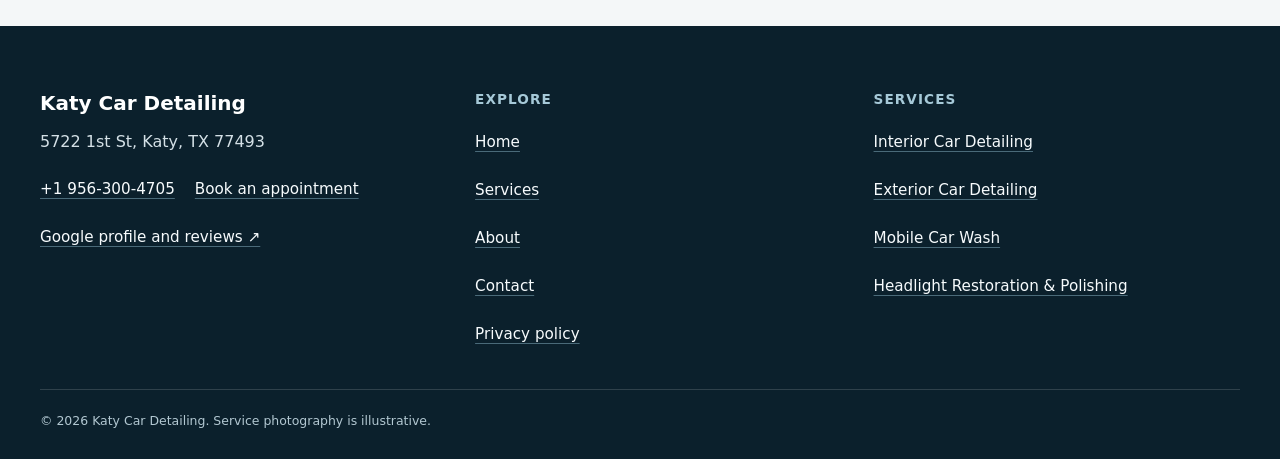
<file: contact/index.html>
<!doctype html>
<html lang="en"><head>
  <meta charset="utf-8"><meta name="viewport" content="width=device-width,initial-scale=1">
  <title>Contact Katy Car Detailing | Katy, TX</title>
  <meta name="description" content="Call or book Katy Car Detailing and confirm vehicle condition, access, and detailing scope in Katy, TX.">
  <meta name="robots" content="index, follow, max-image-preview:large, max-snippet:-1">
  <link rel="canonical" href="https://katycardetailing.shop/contact/">
  <meta property="og:type" content="website"><meta property="og:title" content="Contact Katy Car Detailing | Katy, TX">
  <meta property="og:description" content="Call or book Katy Car Detailing and confirm vehicle condition, access, and detailing scope in Katy, TX."><meta property="og:url" content="https://katycardetailing.shop/contact/">
  <meta property="og:image" content="https://katycardetailing.shop/assets/hero-golden.jpg"><meta name="twitter:card" content="summary_large_image">
  <link rel="icon" href="/assets/favicon.svg"><link rel="stylesheet" href="/seo-pages.css"><script type="application/ld+json">{
  "@context": "https://schema.org",
  "@graph": [
    {
      "@type": "BreadcrumbList",
      "@id": "https://katycardetailing.shop/contact/#breadcrumb",
      "itemListElement": [
        {
          "@type": "ListItem",
          "position": 1,
          "name": "Home",
          "item": "https://katycardetailing.shop/"
        },
        {
          "@type": "ListItem",
          "position": 2,
          "name": "Contact Katy Car Detailing | Katy, TX",
          "item": "https://katycardetailing.shop/contact/"
        }
      ]
    },
    {
      "@type": "WebPage",
      "@id": "https://katycardetailing.shop/contact/#webpage",
      "url": "https://katycardetailing.shop/contact/",
      "name": "Contact Katy Car Detailing | Katy, TX",
      "description": "Call or book Katy Car Detailing and confirm vehicle condition, access, and detailing scope in Katy, TX.",
      "breadcrumb": {
        "@id": "https://katycardetailing.shop/contact/#breadcrumb"
      },
      "isPartOf": {
        "@id": "https://katycardetailing.shop/#website"
      },
      "about": {
        "@id": "https://katycardetailing.shop/#business"
      }
    },
    {
      "@type": "ImageObject",
      "@id": "https://katycardetailing.shop/contact/#primaryimage",
      "contentUrl": "https://katycardetailing.shop/assets/hero-golden.jpg",
      "caption": "Illustrative detailing artwork for Katy Car Detailing",
      "representativeOfPage": true
    }
  ]
}</script>
<link rel="stylesheet" href="/portfolio-components.css">
</head><body style="--pilot-accent:#9bb8df;--pilot-dark:#15243a;--pilot-paper:#f8faff">
<a class="skip-link" href="#content">Skip to content</a>
<header class="pilot-header"><a class="pilot-brand" href="/"><img src="/assets/hero-golden.jpg" width="48" height="48" alt=""><span>Katy Car Detailing</span></a>
<nav aria-label="Primary navigation"><a href="/services/">Services</a><a href="/about/">About</a><a href="/contact/">Contact</a><a class="pilot-call" href="tel:+19563004705">Call</a></nav></header>
<main id="content"><section class="pilot-hero text-only"><div><p class="eyebrow">Contact and appointment planning</p><h1>Contact Katy Car Detailing</h1><p class="pilot-answer">Call or book online to describe your vehicle, the areas that need attention, and the proposed appointment location. Confirm the included work, quote, and access details before the visit.</p></div></section><nav class="breadcrumbs" aria-label="Breadcrumb"><a href="/">Home</a><span>›</span><span>Contact</span></nav>
<section class="pilot-section pilot-grid"><div><h2>Call or book online</h2><p><a class="large-link" href="tel:+19563004705">+1 956-300-4705</a></p><p><a class="pilot-button" href="/scheduling">Open online booking</a></p><h3>Business address</h3><p>5722 1st St, Katy, TX 77493</p><p>Confirm the mobile appointment location directly. Please do not assume the business address is a walk-in shop or that any other parking location permits detailing work.</p></div><aside><h2>What to share</h2><ul class="checklist"><li>Vehicle make, model, size, and the main areas needing attention.</li><li>Visible dirt, pet hair, stains, odors, damage, films, coatings, or prior treatment.</li><li>Whether you want interior work, exterior work, a wash, headlight polishing, or a combination.</li><li>The proposed location, parking permission, access, and any water, power, or runoff restrictions.</li><li>When the vehicle will be available and when it must return to use.</li></ul></aside></section>
<section class="pilot-section tone"><h2>Before the appointment is confirmed</h2><p>Ask for the included work and quote, any add-ons being considered, and the preparation needed at the location. If shampooing or another moisture-based interior treatment is proposed, discuss drying expectations. If a mark, lens condition, or damaged surface may require a repair rather than cleaning, raise that before booking.</p><p>For a workplace, apartment, garage, or managed property, confirm permission and restrictions with the property first. Tell the business about gates, clearance, parking rules, and utility availability. The actual location and vehicle condition help determine what is practical.</p></section>
<section class="pilot-section"><h2>Not sure which service to request?</h2><p>Use the <a href="/services/">service comparison page</a> to choose a starting point. You can also call and describe the concern instead of choosing a package before its scope is clear.</p></section>
<section class="pilot-cta"><div><p class="eyebrow">Confirm the vehicle and setting</p><h2>Choose a scope before the appointment starts.</h2><p>Call or book online to describe the vehicle condition, access, and requested service. Final suitability and scope are confirmed before work.</p></div><a class="pilot-button" href="/scheduling">Book an appointment</a></section>
<!-- PORTFOLIO-REVIEWS:START --><section class="portfolio-reviews" aria-labelledby="portfolio-reviews-title"><div class="portfolio-reviews__heading"><div><p class="portfolio-reviews__kicker">From Google customers</p><h2 id="portfolio-reviews-title">Katy Car Detailing customer reviews</h2><p class="portfolio-reviews__intro">Read customer reviews on <a href="https://www.google.com/maps?cid=12250759400595576101" target="_blank" rel="noopener noreferrer">view the Google profile</a>.</p></div></div></section><!-- PORTFOLIO-REVIEWS:END -->
</main><footer class="portfolio-footer"><div class="portfolio-footer__grid"><div><strong class="portfolio-footer__name">Katy Car Detailing</strong><address>5722 1st St, Katy, TX 77493</address><div class="portfolio-footer__contact"><a href="tel:+19563004705">+1 956-300-4705</a><a href="/scheduling">Book an appointment</a></div><a href="https://www.google.com/maps?cid=12250759400595576101" target="_blank" rel="noopener noreferrer">Google profile and reviews ↗</a></div><div><h2>Explore</h2><nav aria-label="Footer navigation"><a href="/">Home</a><a href="/services/">Services</a><a href="/about/">About</a><a href="/contact/">Contact</a><a href="/privacy-policy/">Privacy policy</a></nav></div><div><h2>Services</h2><nav aria-label="Service pages"><a href="/services/interior-car-detailing/">Interior Car Detailing</a><a href="/services/exterior-car-detailing/">Exterior Car Detailing</a><a href="/services/mobile-car-wash/">Mobile Car Wash</a><a href="/services/headlight-restoration/">Headlight Restoration &amp; Polishing</a></nav></div></div><p class="portfolio-footer__bottom">© <span id="year">2026</span> Katy Car Detailing. Service photography is illustrative.</p></footer>
<script src="/portfolio-components.js" defer></script>
</body></html>
</file>
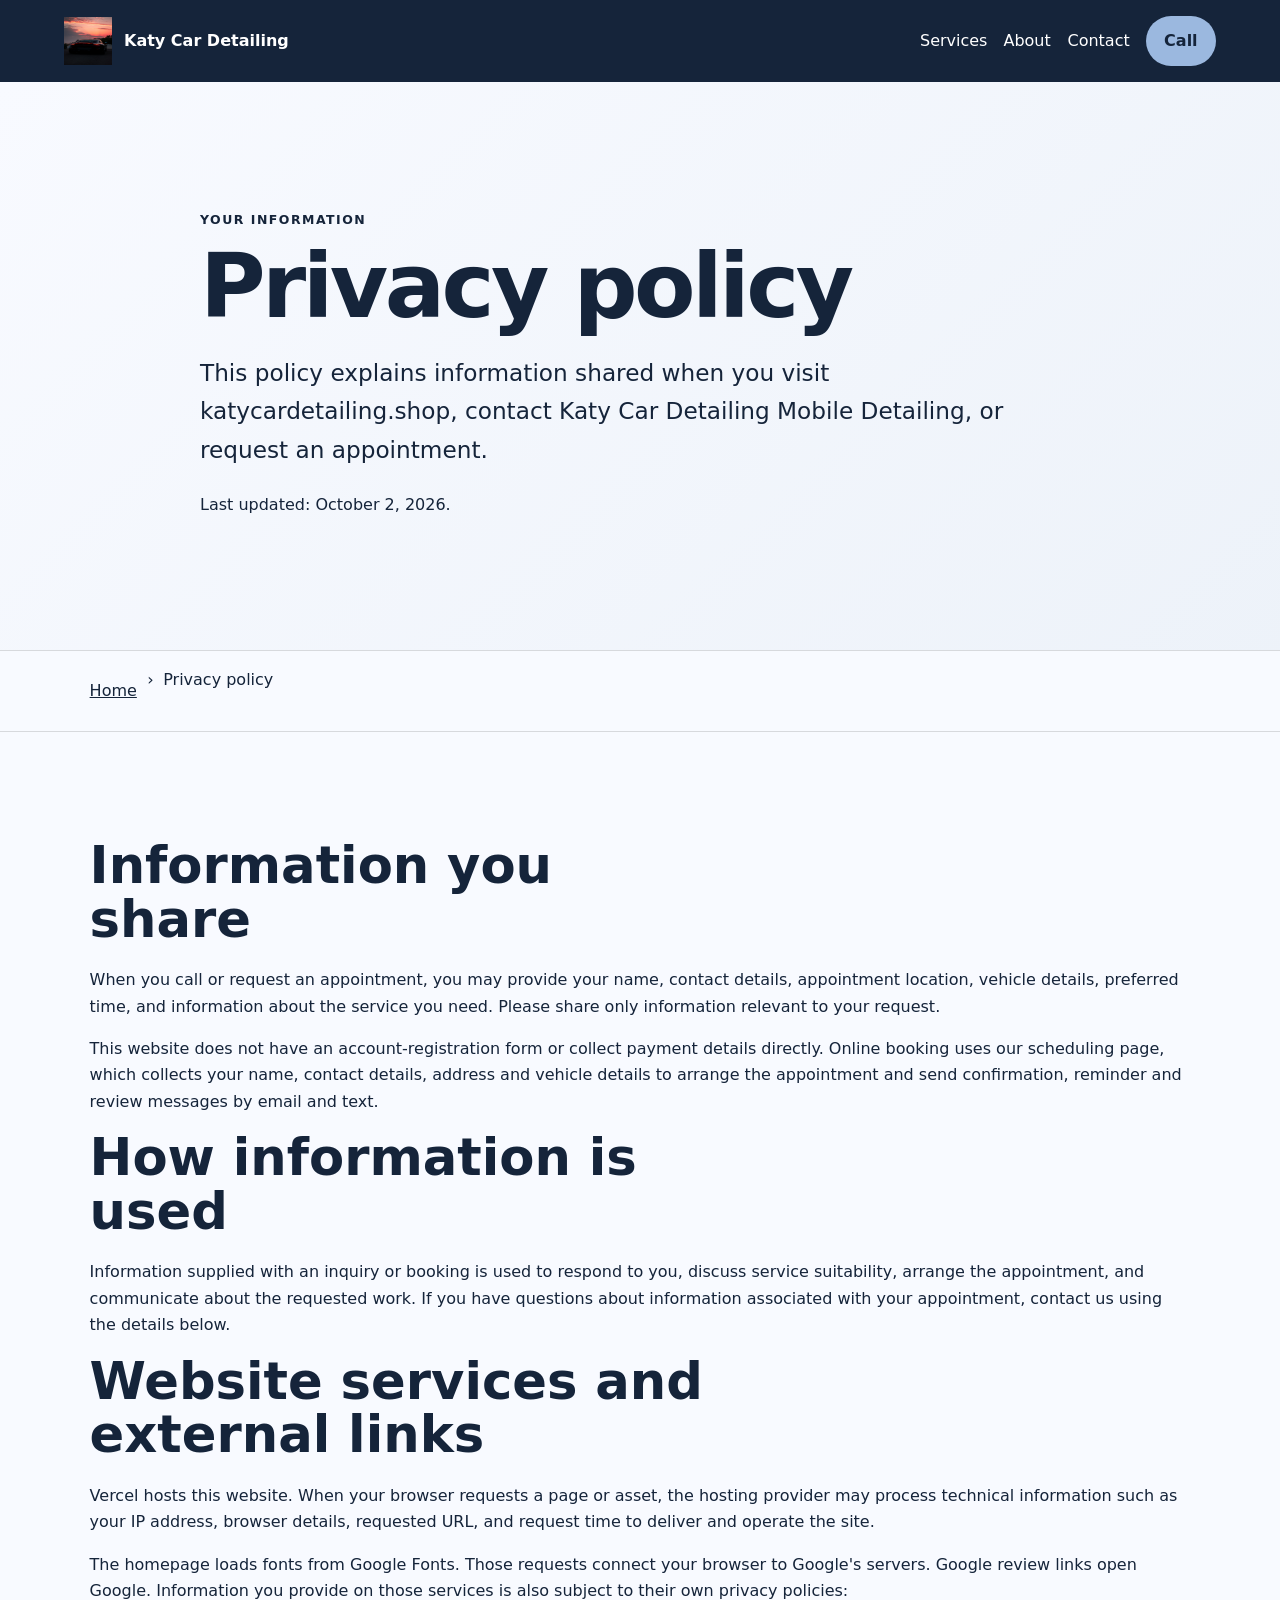
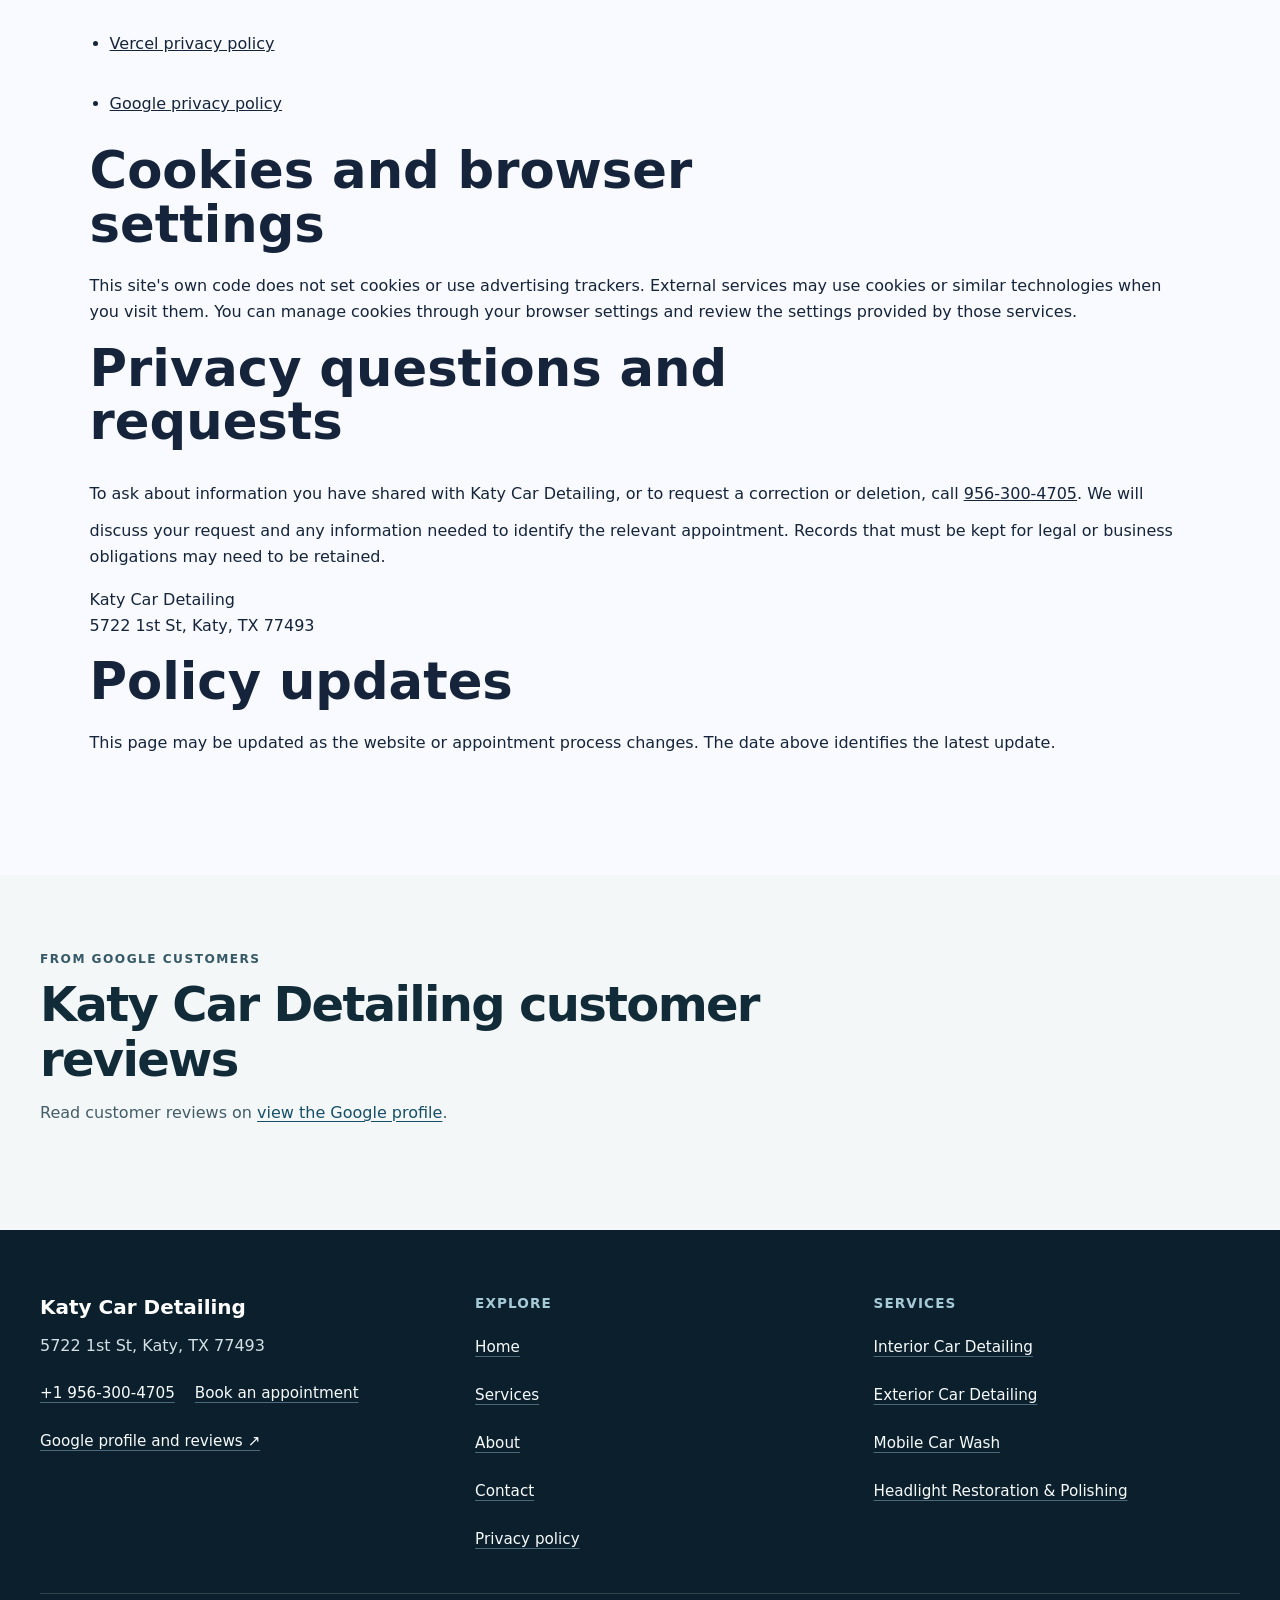
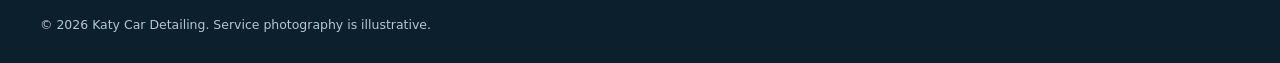
<file: privacy-policy/index.html>
<!doctype html>
<html lang="en">
<head>
  <meta charset="utf-8">
  <meta name="viewport" content="width=device-width,initial-scale=1">
  <title>Privacy Policy | Katy Car Detailing Mobile Detailing</title>
  <meta name="description" content="Learn about information shared when visiting Katy Car Detailing's website, contacting us, or booking a mobile detailing appointment.">
  <link rel="canonical" href="https://katycardetailing.shop/privacy-policy/">
  <meta property="og:type" content="website">
  <meta property="og:title" content="Privacy Policy | Katy Car Detailing Mobile Detailing">
  <meta property="og:description" content="Information about website visits, appointment requests, and privacy questions for Katy Car Detailing Mobile Detailing.">
  <meta property="og:url" content="https://katycardetailing.shop/privacy-policy/">
  <meta property="og:image" content="https://katycardetailing.shop/assets/hero-golden.jpg">
  <meta name="twitter:card" content="summary_large_image">
  <link rel="icon" href="/assets/favicon.svg">
  <link rel="stylesheet" href="/seo-pages.css">
  <script type="application/ld+json">
  {
    "@context": "https://schema.org",
    "@type": "WebPage",
    "@id": "https://katycardetailing.shop/privacy-policy/#webpage",
    "url": "https://katycardetailing.shop/privacy-policy/",
    "name": "Privacy Policy | Katy Car Detailing Mobile Detailing",
    "dateModified": "2026-10-02",
    "isPartOf": { "@id": "https://katycardetailing.shop/#website" },
    "about": { "@id": "https://katycardetailing.shop/#business" }
  }
  </script>
<link rel="stylesheet" href="/portfolio-components.css">
</head>
<body style="--pilot-accent:#9bb8df;--pilot-dark:#15243a;--pilot-paper:#f8faff">
  <a class="skip-link" href="#content">Skip to content</a>
  <header class="pilot-header">
    <a class="pilot-brand" href="/"><img src="/assets/hero-golden.jpg" width="48" height="48" alt=""><span>Katy Car Detailing</span></a>
    <nav aria-label="Primary navigation"><a href="/services/">Services</a><a href="/about/">About</a><a href="/contact/">Contact</a><a class="pilot-call" href="tel:+19563004705">Call</a></nav>
  </header>
  <main id="content">
    <section class="pilot-hero text-only">
      <div>
        <p class="eyebrow">Your information</p>
        <h1>Privacy policy</h1>
        <p class="pilot-answer">This policy explains information shared when you visit katycardetailing.shop, contact Katy Car Detailing Mobile Detailing, or request an appointment.</p>
        <p>Last updated: <time datetime="2026-10-02">October 2, 2026</time>.</p>
      </div>
    </section>
    <nav class="breadcrumbs" aria-label="Breadcrumb"><a href="/">Home</a><span aria-hidden="true">›</span><span aria-current="page">Privacy policy</span></nav>
    <section class="pilot-section">
      <h2>Information you share</h2>
      <p>When you call or request an appointment, you may provide your name, contact details, appointment location, vehicle details, preferred time, and information about the service you need. Please share only information relevant to your request.</p>
      <p>This website does not have an account-registration form or collect payment details directly. Online booking uses our scheduling page, which collects your name, contact details, address and vehicle details to arrange the appointment and send confirmation, reminder and review messages by email and text.</p>
      <h2>How information is used</h2>
      <p>Information supplied with an inquiry or booking is used to respond to you, discuss service suitability, arrange the appointment, and communicate about the requested work. If you have questions about information associated with your appointment, contact us using the details below.</p>
      <h2>Website services and external links</h2>
      <p>Vercel hosts this website. When your browser requests a page or asset, the hosting provider may process technical information such as your IP address, browser details, requested URL, and request time to deliver and operate the site.</p>
      <p>The homepage loads fonts from Google Fonts. Those requests connect your browser to Google's servers. Google review links open Google. Information you provide on those services is also subject to their own privacy policies:</p>
      <ul class="checklist">
        <li><a href="https://vercel.com/legal/privacy-policy">Vercel privacy policy</a></li>
        <li><a href="https://policies.google.com/privacy">Google privacy policy</a></li>
      </ul>
      <h2>Cookies and browser settings</h2>
      <p>This site's own code does not set cookies or use advertising trackers. External services may use cookies or similar technologies when you visit them. You can manage cookies through your browser settings and review the settings provided by those services.</p>
      <h2>Privacy questions and requests</h2>
      <p>To ask about information you have shared with Katy Car Detailing, or to request a correction or deletion, call <a href="tel:+19563004705">956-300-4705</a>. We will discuss your request and any information needed to identify the relevant appointment. Records that must be kept for legal or business obligations may need to be retained.</p>
      <p>Katy Car Detailing<br>5722 1st St, Katy, TX 77493</p>
      <h2>Policy updates</h2>
      <p>This page may be updated as the website or appointment process changes. The date above identifies the latest update.</p>
    </section>
  <!-- PORTFOLIO-REVIEWS:START --><section class="portfolio-reviews" aria-labelledby="portfolio-reviews-title"><div class="portfolio-reviews__heading"><div><p class="portfolio-reviews__kicker">From Google customers</p><h2 id="portfolio-reviews-title">Katy Car Detailing customer reviews</h2><p class="portfolio-reviews__intro">Read customer reviews on <a href="https://www.google.com/maps?cid=12250759400595576101" target="_blank" rel="noopener noreferrer">view the Google profile</a>.</p></div></div></section><!-- PORTFOLIO-REVIEWS:END -->
</main>
  <footer class="portfolio-footer"><div class="portfolio-footer__grid"><div><strong class="portfolio-footer__name">Katy Car Detailing</strong><address>5722 1st St, Katy, TX 77493</address><div class="portfolio-footer__contact"><a href="tel:+19563004705">+1 956-300-4705</a><a href="/scheduling">Book an appointment</a></div><a href="https://www.google.com/maps?cid=12250759400595576101" target="_blank" rel="noopener noreferrer">Google profile and reviews ↗</a></div><div><h2>Explore</h2><nav aria-label="Footer navigation"><a href="/">Home</a><a href="/services/">Services</a><a href="/about/">About</a><a href="/contact/">Contact</a><a href="/privacy-policy/">Privacy policy</a></nav></div><div><h2>Services</h2><nav aria-label="Service pages"><a href="/services/interior-car-detailing/">Interior Car Detailing</a><a href="/services/exterior-car-detailing/">Exterior Car Detailing</a><a href="/services/mobile-car-wash/">Mobile Car Wash</a><a href="/services/headlight-restoration/">Headlight Restoration &amp; Polishing</a></nav></div></div><p class="portfolio-footer__bottom">© <span id="year">2026</span> Katy Car Detailing. Service photography is illustrative.</p></footer>
<script src="/portfolio-components.js" defer></script>
</body>
</html>
</file>
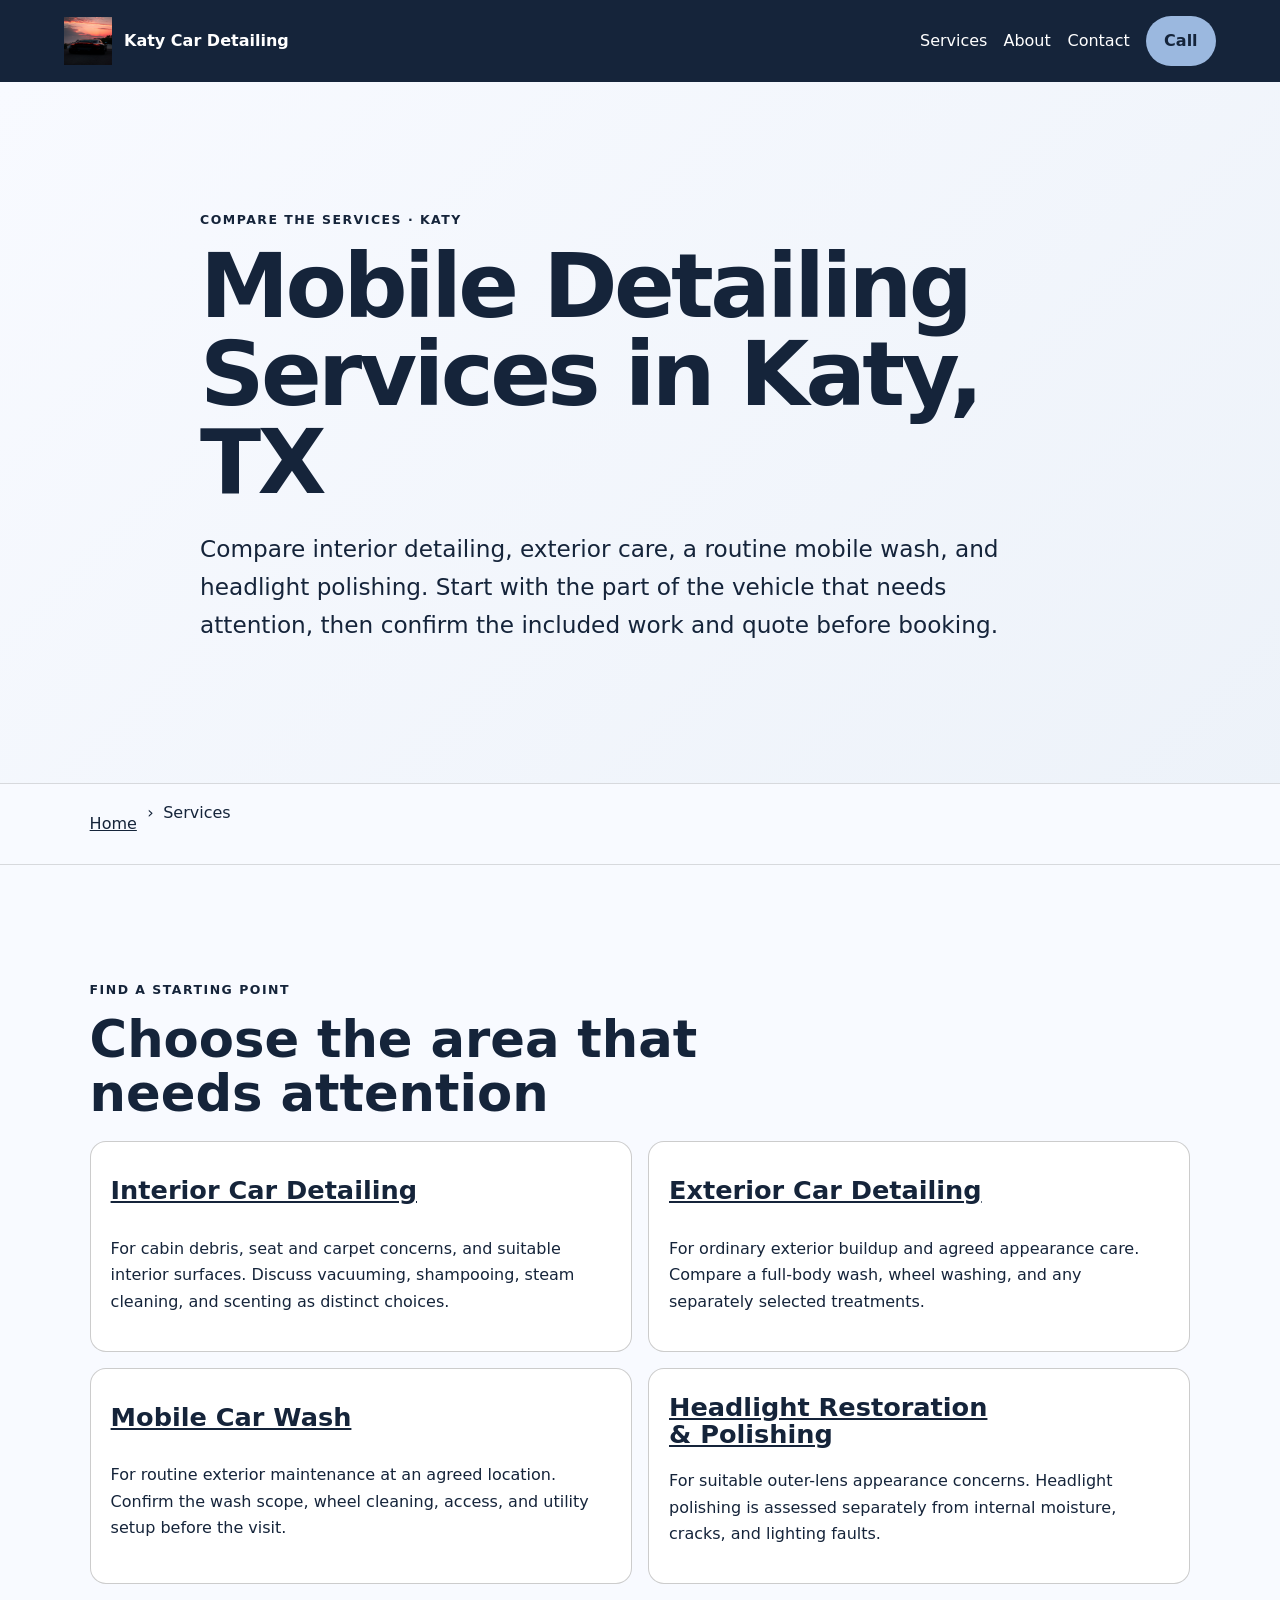
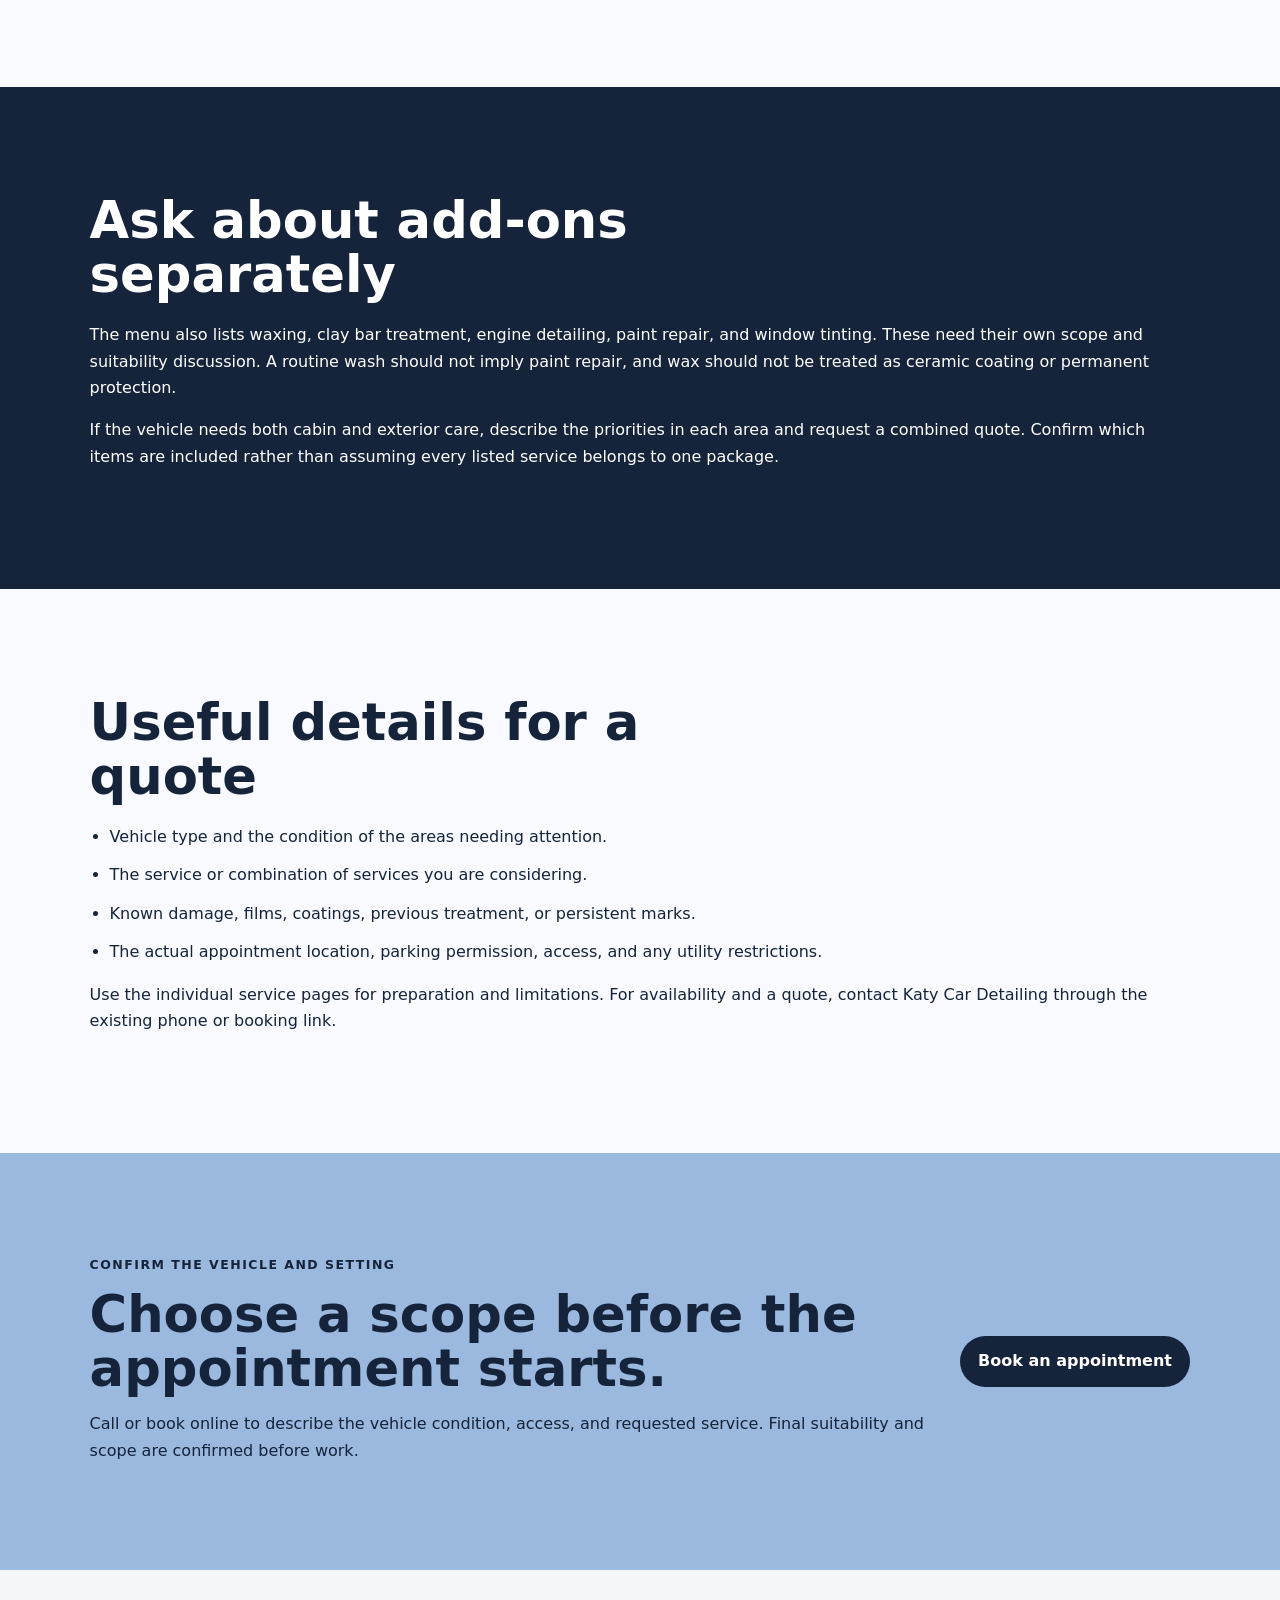
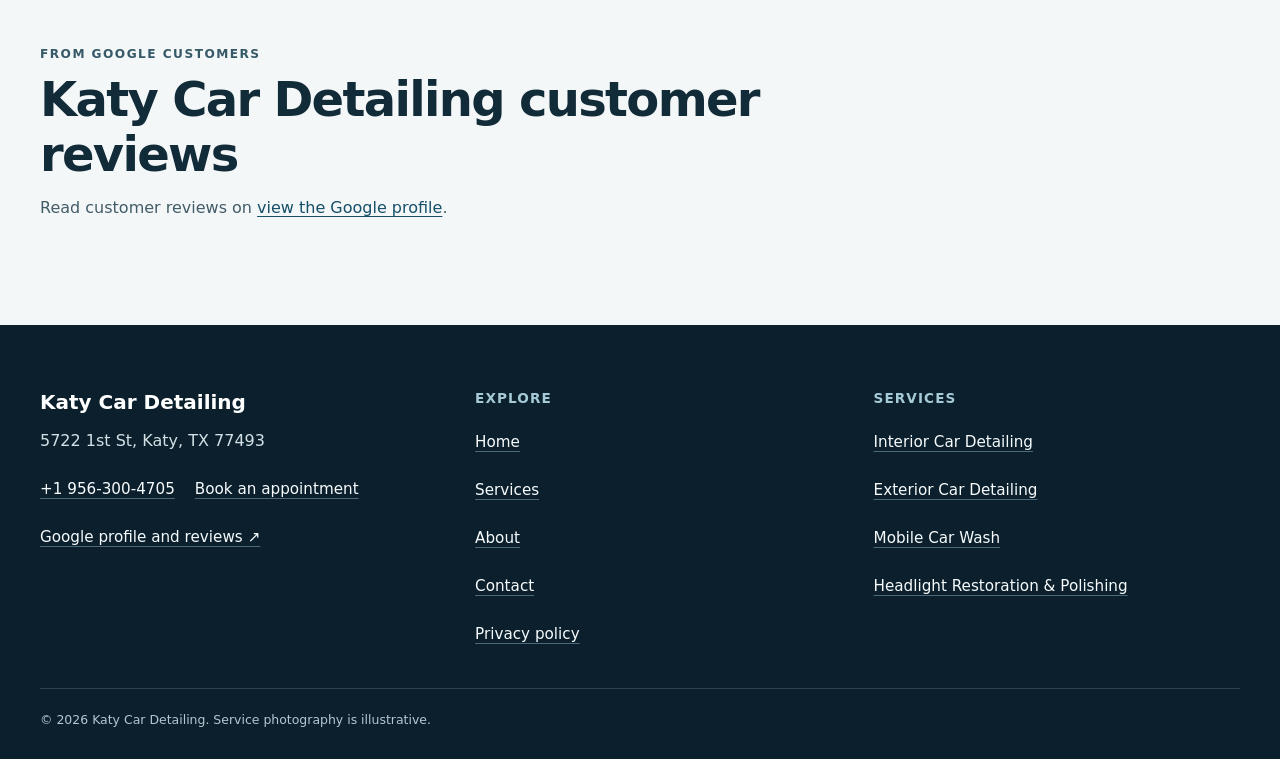
<file: services/index.html>
<!doctype html>
<html lang="en"><head>
  <meta charset="utf-8"><meta name="viewport" content="width=device-width,initial-scale=1">
  <title>Mobile Detailing Services in Katy, TX | Katy Car Detailing</title>
  <meta name="description" content="Compare documented mobile detailing choices from Katy Car Detailing in Katy, TX, including preparation, access, and scope boundaries.">
  <meta name="robots" content="index, follow, max-image-preview:large, max-snippet:-1">
  <link rel="canonical" href="https://katycardetailing.shop/services/">
  <meta property="og:type" content="website"><meta property="og:title" content="Mobile Detailing Services in Katy, TX | Katy Car Detailing">
  <meta property="og:description" content="Compare documented mobile detailing choices from Katy Car Detailing in Katy, TX, including preparation, access, and scope boundaries."><meta property="og:url" content="https://katycardetailing.shop/services/">
  <meta property="og:image" content="https://katycardetailing.shop/assets/hero-golden.jpg"><meta name="twitter:card" content="summary_large_image">
  <link rel="icon" href="/assets/favicon.svg"><link rel="stylesheet" href="/seo-pages.css"><script type="application/ld+json">{
  "@context": "https://schema.org",
  "@graph": [
    {
      "@type": "BreadcrumbList",
      "@id": "https://katycardetailing.shop/services/#breadcrumb",
      "itemListElement": [
        {
          "@type": "ListItem",
          "position": 1,
          "name": "Home",
          "item": "https://katycardetailing.shop/"
        },
        {
          "@type": "ListItem",
          "position": 2,
          "name": "Services",
          "item": "https://katycardetailing.shop/services/"
        }
      ]
    },
    {
      "@type": "WebPage",
      "@id": "https://katycardetailing.shop/services/#webpage",
      "url": "https://katycardetailing.shop/services/",
      "name": "Mobile Detailing Services in Katy, TX | Katy Car Detailing",
      "description": "Compare documented mobile detailing choices from Katy Car Detailing in Katy, TX, including preparation, access, and scope boundaries.",
      "breadcrumb": {
        "@id": "https://katycardetailing.shop/services/#breadcrumb"
      },
      "isPartOf": {
        "@id": "https://katycardetailing.shop/#website"
      },
      "about": {
        "@id": "https://katycardetailing.shop/#business"
      }
    },
    {
      "@type": "ImageObject",
      "@id": "https://katycardetailing.shop/services/#primaryimage",
      "contentUrl": "https://katycardetailing.shop/assets/hero-golden.jpg",
      "caption": "Illustrative detailing artwork for Katy Car Detailing",
      "representativeOfPage": true
    }
  ]
}</script>
<link rel="stylesheet" href="/portfolio-components.css">
</head><body style="--pilot-accent:#9bb8df;--pilot-dark:#15243a;--pilot-paper:#f8faff">
<a class="skip-link" href="#content">Skip to content</a>
<header class="pilot-header"><a class="pilot-brand" href="/"><img src="/assets/hero-golden.jpg" width="48" height="48" alt=""><span>Katy Car Detailing</span></a>
<nav aria-label="Primary navigation"><a href="/services/">Services</a><a href="/about/">About</a><a href="/contact/">Contact</a><a class="pilot-call" href="tel:+19563004705">Call</a></nav></header>
<main id="content"><section class="pilot-hero text-only"><div><p class="eyebrow">Compare the services · Katy</p><h1>Mobile Detailing Services in Katy, TX</h1><p class="pilot-answer">Compare interior detailing, exterior care, a routine mobile wash, and headlight polishing. Start with the part of the vehicle that needs attention, then confirm the included work and quote before booking.</p></div></section>
<nav class="breadcrumbs" aria-label="Breadcrumb"><a href="/">Home</a><span>›</span><span>Services</span></nav>
<section class="pilot-section"><p class="eyebrow">Find a starting point</p><h2>Choose the area that needs attention</h2><div class="service-cards"><article><h2><a href="/services/interior-car-detailing/">Interior Car Detailing</a></h2><p>For cabin debris, seat and carpet concerns, and suitable interior surfaces. Discuss vacuuming, shampooing, steam cleaning, and scenting as distinct choices.</p></article><article><h2><a href="/services/exterior-car-detailing/">Exterior Car Detailing</a></h2><p>For ordinary exterior buildup and agreed appearance care. Compare a full-body wash, wheel washing, and any separately selected treatments.</p></article><article><h2><a href="/services/mobile-car-wash/">Mobile Car Wash</a></h2><p>For routine exterior maintenance at an agreed location. Confirm the wash scope, wheel cleaning, access, and utility setup before the visit.</p></article><article><h2><a href="/services/headlight-restoration/">Headlight Restoration &amp; Polishing</a></h2><p>For suitable outer-lens appearance concerns. Headlight polishing is assessed separately from internal moisture, cracks, and lighting faults.</p></article></div></section>
<section class="pilot-section tone"><h2>Ask about add-ons separately</h2><p>The menu also lists waxing, clay bar treatment, engine detailing, paint repair, and window tinting. These need their own scope and suitability discussion. A routine wash should not imply paint repair, and wax should not be treated as ceramic coating or permanent protection.</p><p>If the vehicle needs both cabin and exterior care, describe the priorities in each area and request a combined quote. Confirm which items are included rather than assuming every listed service belongs to one package.</p></section>
<section class="pilot-section"><h2>Useful details for a quote</h2><ul class="checklist"><li>Vehicle type and the condition of the areas needing attention.</li><li>The service or combination of services you are considering.</li><li>Known damage, films, coatings, previous treatment, or persistent marks.</li><li>The actual appointment location, parking permission, access, and any utility restrictions.</li></ul><p>Use the individual service pages for preparation and limitations. For availability and a quote, contact Katy Car Detailing through the existing phone or booking link.</p></section>
<section class="pilot-cta"><div><p class="eyebrow">Confirm the vehicle and setting</p><h2>Choose a scope before the appointment starts.</h2><p>Call or book online to describe the vehicle condition, access, and requested service. Final suitability and scope are confirmed before work.</p></div><a class="pilot-button" href="/scheduling">Book an appointment</a></section>
<!-- PORTFOLIO-REVIEWS:START --><section class="portfolio-reviews" aria-labelledby="portfolio-reviews-title"><div class="portfolio-reviews__heading"><div><p class="portfolio-reviews__kicker">From Google customers</p><h2 id="portfolio-reviews-title">Katy Car Detailing customer reviews</h2><p class="portfolio-reviews__intro">Read customer reviews on <a href="https://www.google.com/maps?cid=12250759400595576101" target="_blank" rel="noopener noreferrer">view the Google profile</a>.</p></div></div></section><!-- PORTFOLIO-REVIEWS:END -->
</main><footer class="portfolio-footer"><div class="portfolio-footer__grid"><div><strong class="portfolio-footer__name">Katy Car Detailing</strong><address>5722 1st St, Katy, TX 77493</address><div class="portfolio-footer__contact"><a href="tel:+19563004705">+1 956-300-4705</a><a href="/scheduling">Book an appointment</a></div><a href="https://www.google.com/maps?cid=12250759400595576101" target="_blank" rel="noopener noreferrer">Google profile and reviews ↗</a></div><div><h2>Explore</h2><nav aria-label="Footer navigation"><a href="/">Home</a><a href="/services/">Services</a><a href="/about/">About</a><a href="/contact/">Contact</a><a href="/privacy-policy/">Privacy policy</a></nav></div><div><h2>Services</h2><nav aria-label="Service pages"><a href="/services/interior-car-detailing/">Interior Car Detailing</a><a href="/services/exterior-car-detailing/">Exterior Car Detailing</a><a href="/services/mobile-car-wash/">Mobile Car Wash</a><a href="/services/headlight-restoration/">Headlight Restoration &amp; Polishing</a></nav></div></div><p class="portfolio-footer__bottom">© <span id="year">2026</span> Katy Car Detailing. Service photography is illustrative.</p></footer>
<script src="/portfolio-components.js" defer></script>
</body></html>
</file>
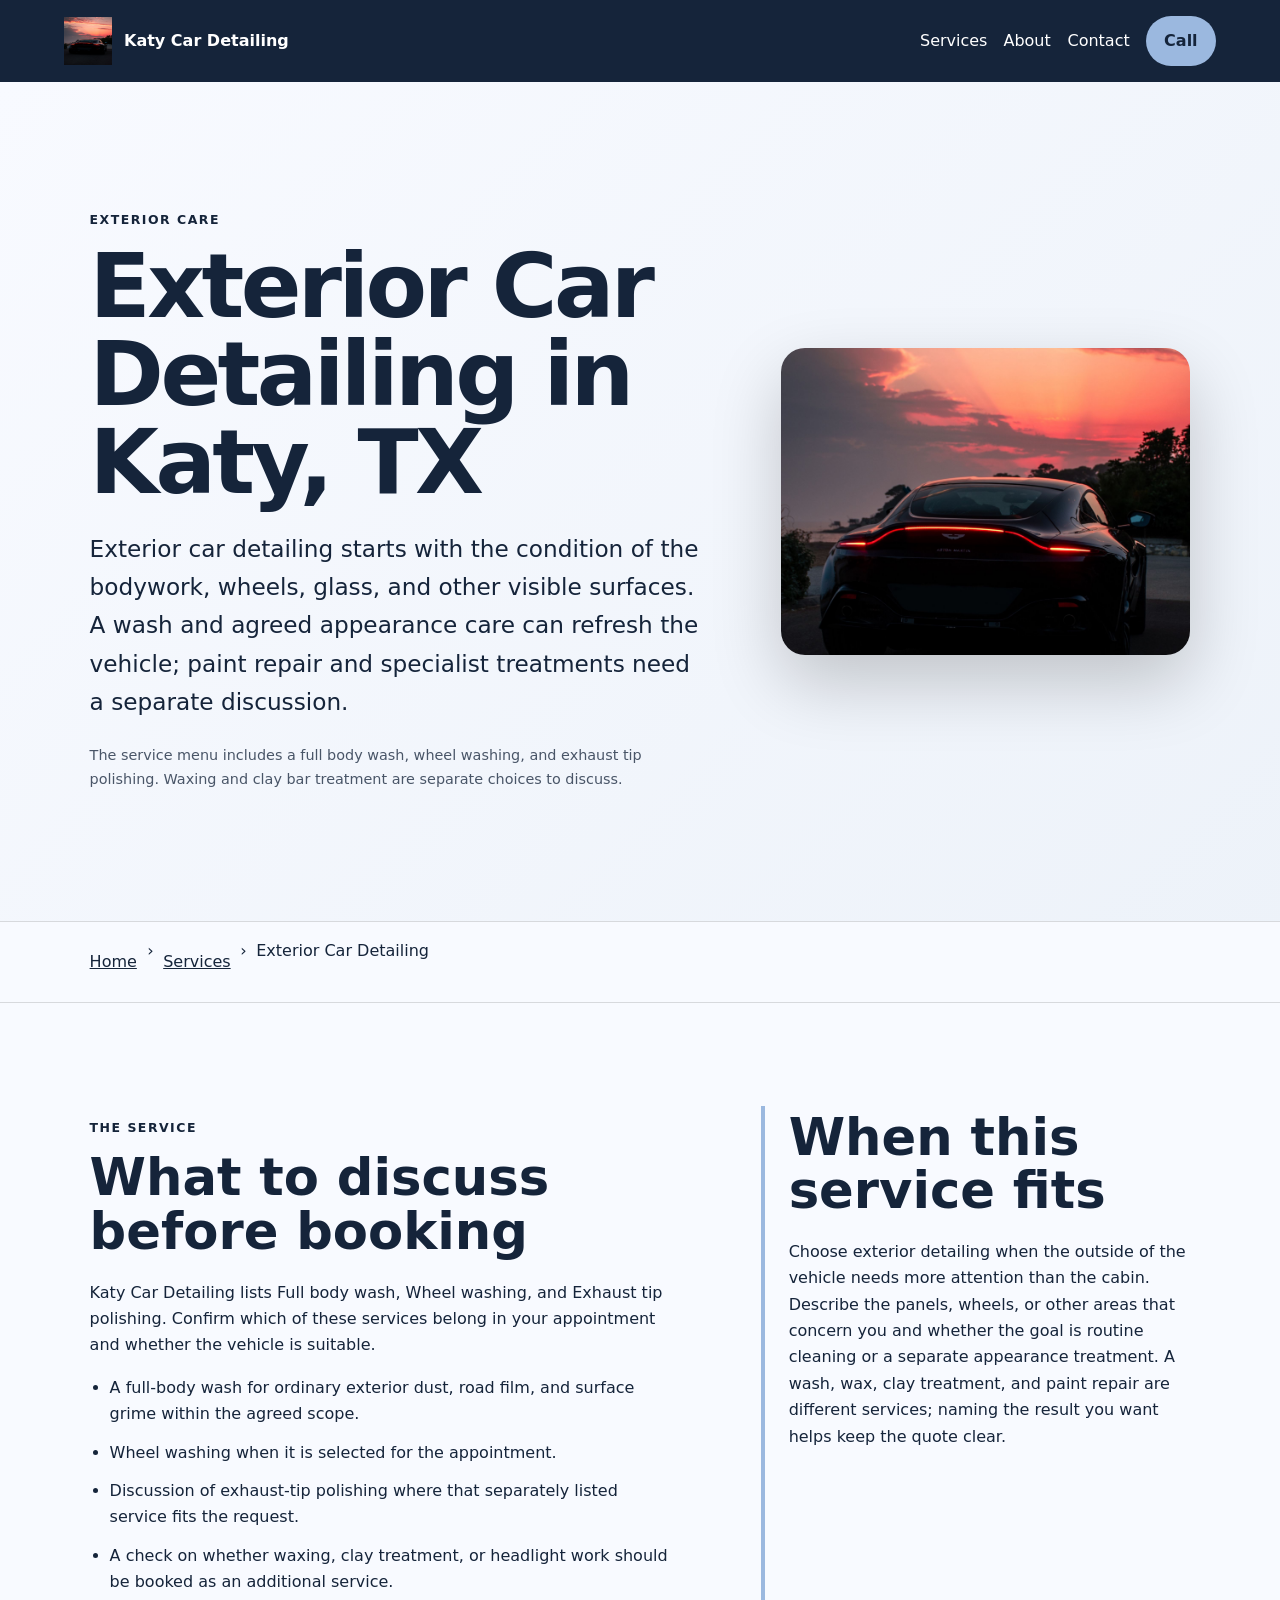
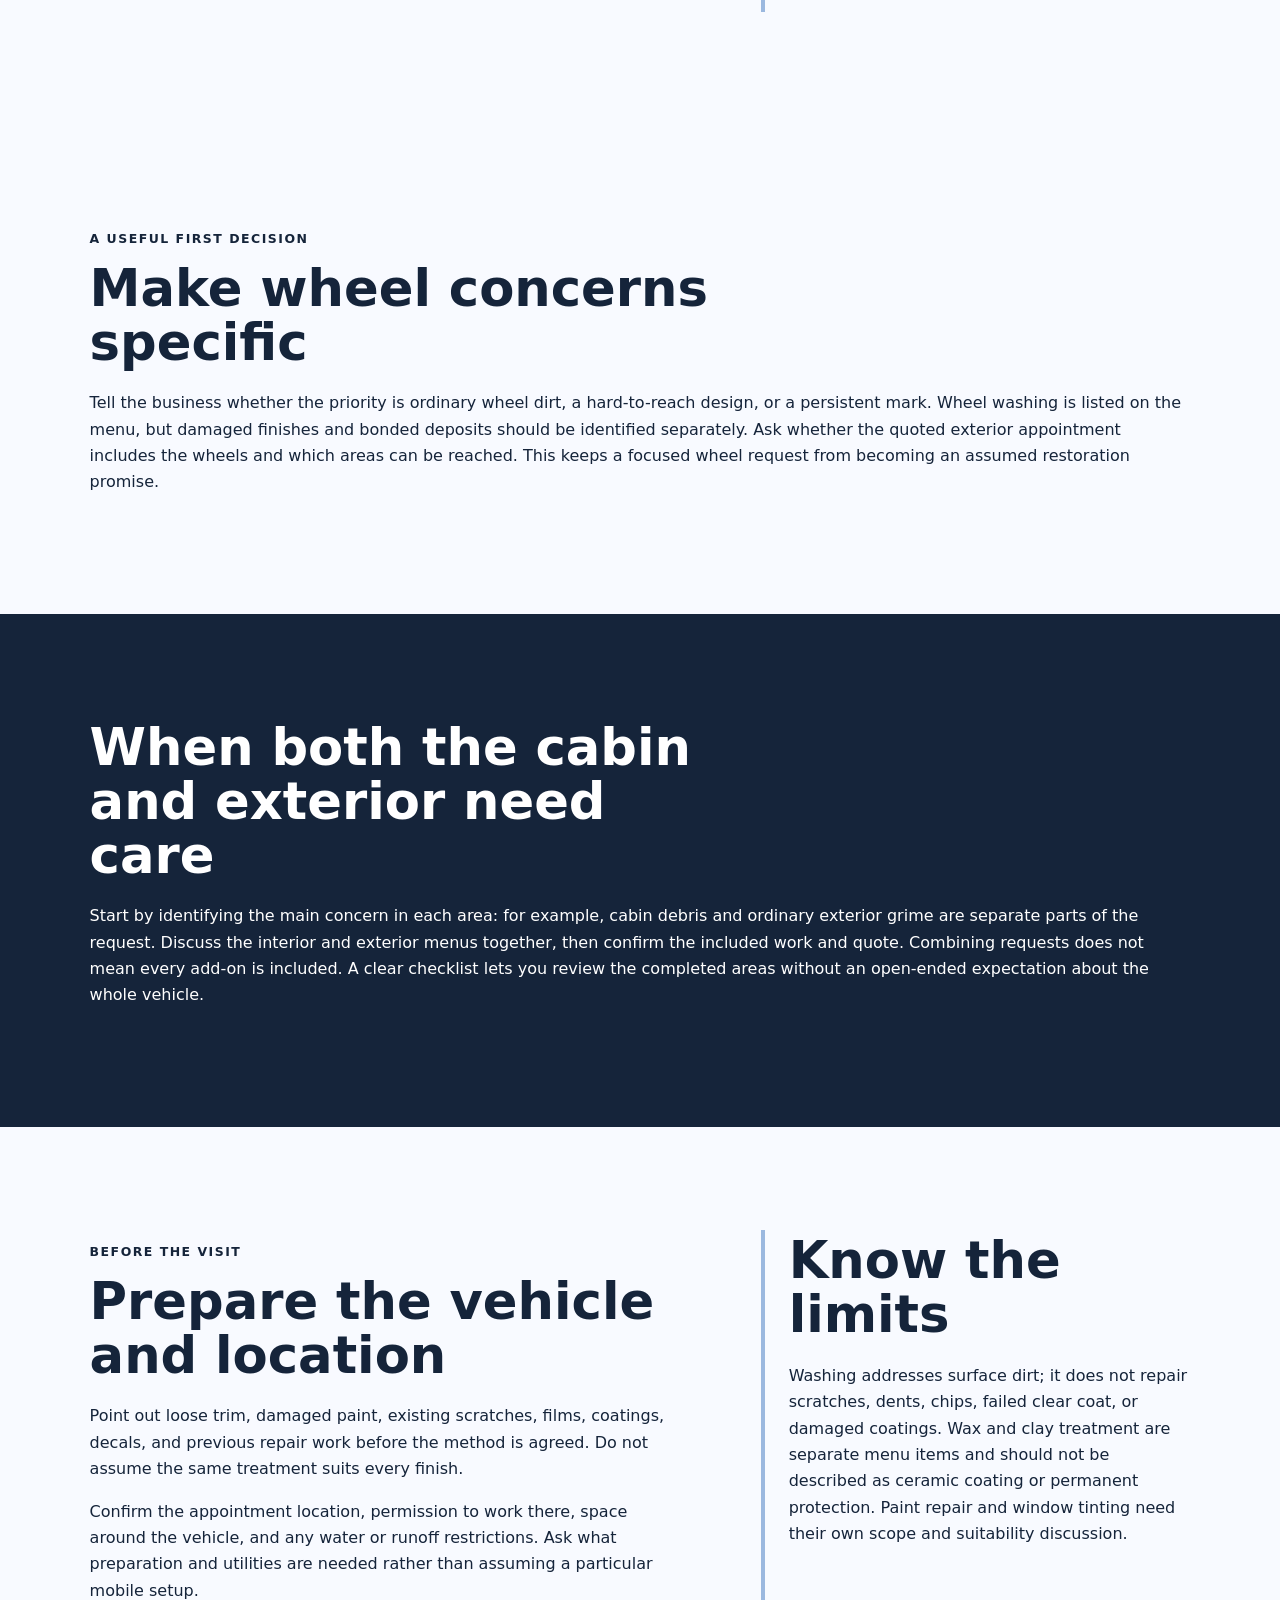
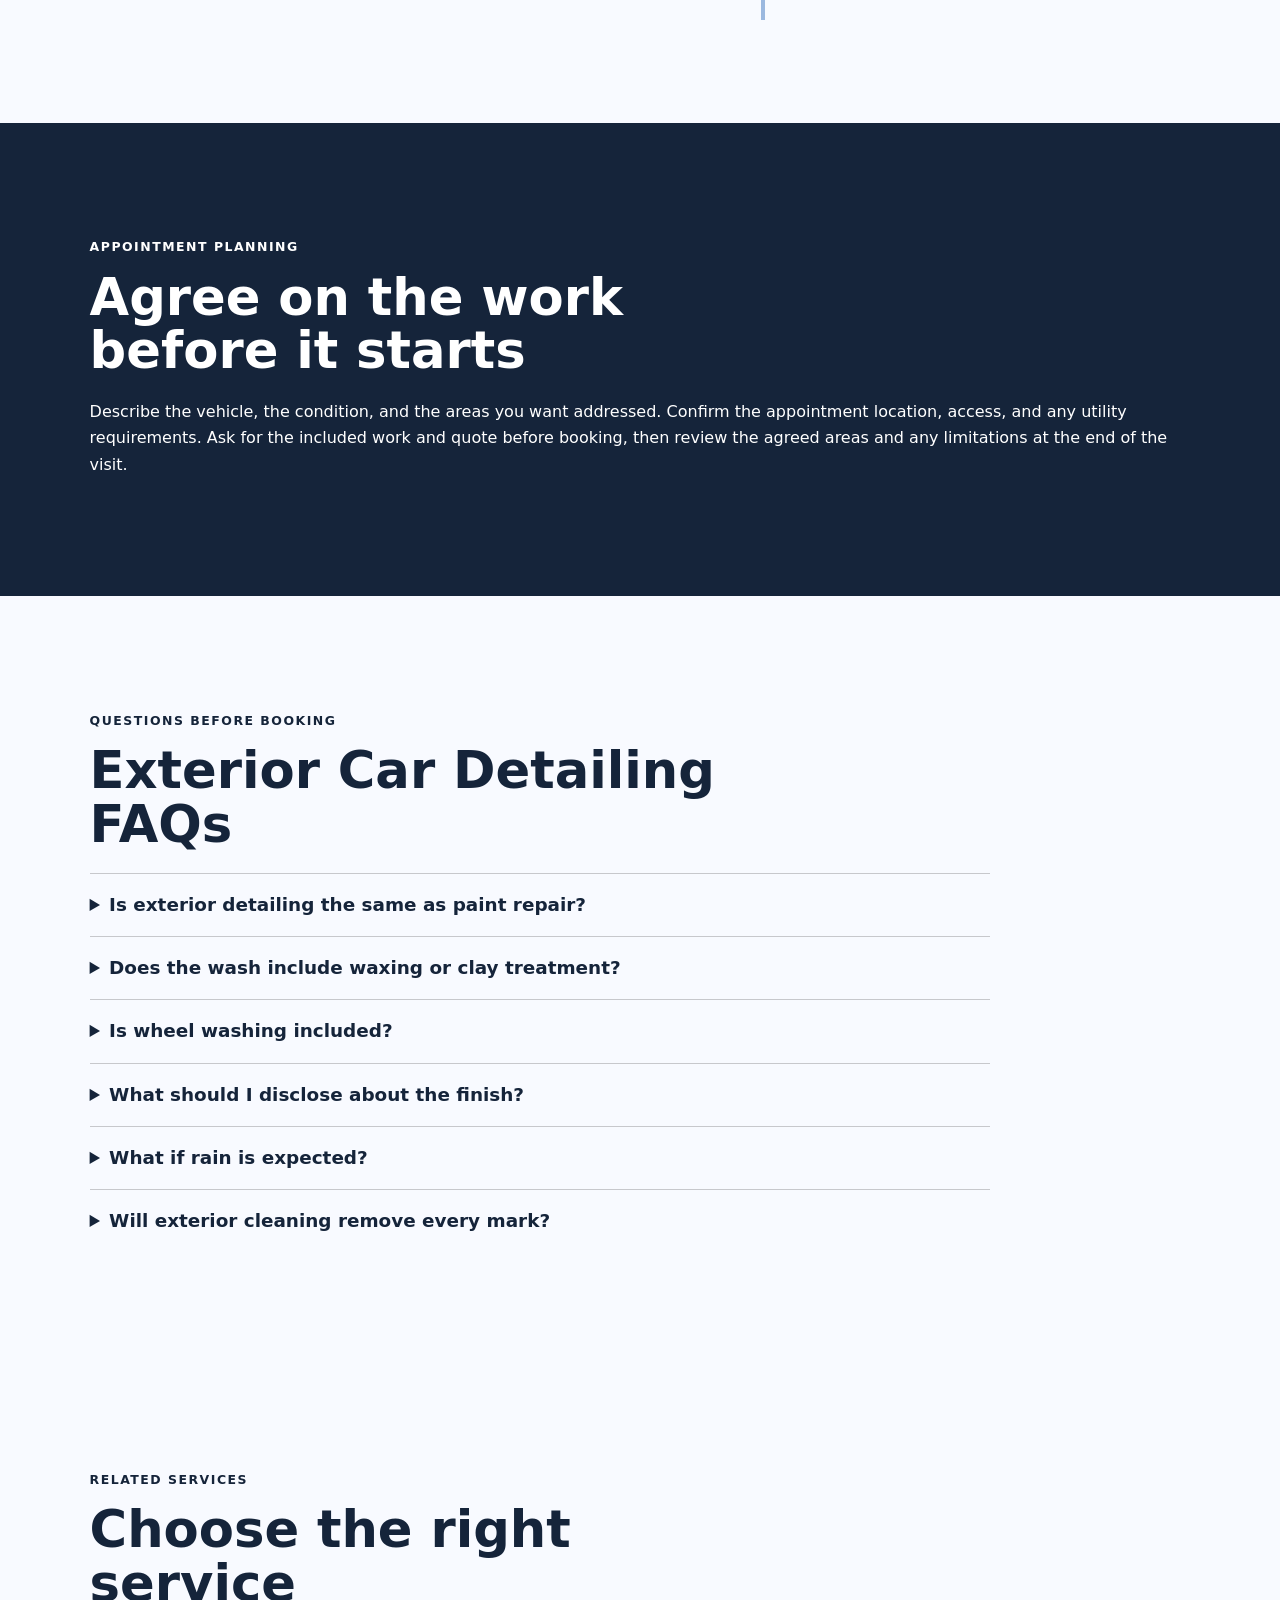
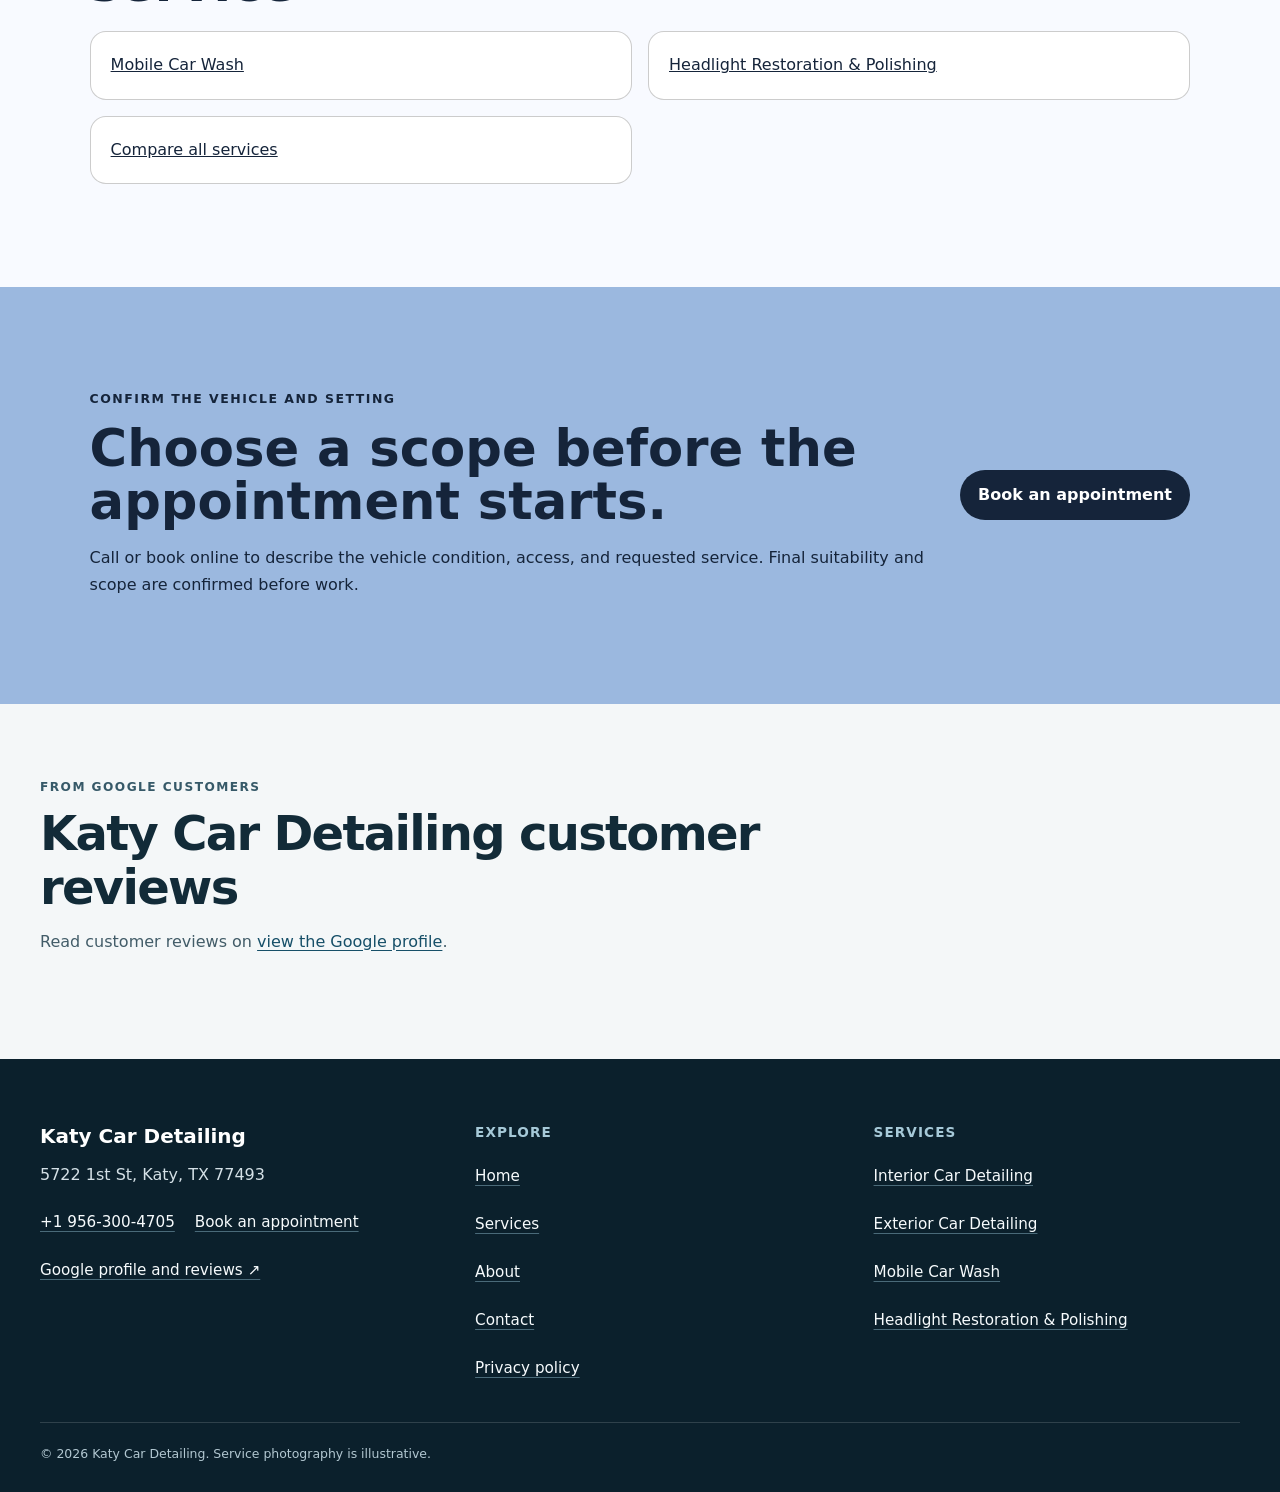
<file: services/exterior-car-detailing/index.html>
<!doctype html>
<html lang="en"><head>
  <meta charset="utf-8"><meta name="viewport" content="width=device-width,initial-scale=1">
  <title>Exterior Car Detailing in Katy, TX | Katy Car Detailing</title>
  <meta name="description" content="Plan exterior car detailing with Katy Car Detailing in Katy: documented scope, vehicle preparation, access checks, and limitations.">
  <meta name="robots" content="index, follow, max-image-preview:large, max-snippet:-1">
  <link rel="canonical" href="https://katycardetailing.shop/services/exterior-car-detailing/">
  <meta property="og:type" content="website"><meta property="og:title" content="Exterior Car Detailing in Katy, TX | Katy Car Detailing">
  <meta property="og:description" content="Plan exterior car detailing with Katy Car Detailing in Katy: documented scope, vehicle preparation, access checks, and limitations."><meta property="og:url" content="https://katycardetailing.shop/services/exterior-car-detailing/">
  <meta property="og:image" content="https://katycardetailing.shop/assets/hero-golden.jpg"><meta name="twitter:card" content="summary_large_image">
  <link rel="icon" href="/assets/favicon.svg"><link rel="stylesheet" href="/seo-pages.css"><script type="application/ld+json">{
  "@context": "https://schema.org",
  "@graph": [
    {
      "@type": "BreadcrumbList",
      "@id": "https://katycardetailing.shop/services/exterior-car-detailing/#breadcrumb",
      "itemListElement": [
        {
          "@type": "ListItem",
          "position": 1,
          "name": "Home",
          "item": "https://katycardetailing.shop/"
        },
        {
          "@type": "ListItem",
          "position": 2,
          "name": "Services",
          "item": "https://katycardetailing.shop/services/"
        },
        {
          "@type": "ListItem",
          "position": 3,
          "name": "Exterior Car Detailing",
          "item": "https://katycardetailing.shop/services/exterior-car-detailing/"
        }
      ]
    },
    {
      "@type": "WebPage",
      "@id": "https://katycardetailing.shop/services/exterior-car-detailing/#webpage",
      "url": "https://katycardetailing.shop/services/exterior-car-detailing/",
      "name": "Exterior Car Detailing in Katy, TX | Katy Car Detailing",
      "description": "Plan exterior car detailing with Katy Car Detailing in Katy: documented scope, vehicle preparation, access checks, and limitations.",
      "breadcrumb": {
        "@id": "https://katycardetailing.shop/services/exterior-car-detailing/#breadcrumb"
      },
      "isPartOf": {
        "@id": "https://katycardetailing.shop/#website"
      },
      "about": {
        "@id": "https://katycardetailing.shop/#business"
      }
    },
    {
      "@type": "Service",
      "@id": "https://katycardetailing.shop/services/exterior-car-detailing/#service",
      "name": "Exterior Car Detailing",
      "serviceType": "exterior car detailing",
      "url": "https://katycardetailing.shop/services/exterior-car-detailing/",
      "description": "Exterior car detailing begins with the visible outside surfaces of the vehicle and may combine a full-body wash with wheel washing and other documented appearance-care add-ons.",
      "provider": {
        "@id": "https://katycardetailing.shop/#business"
      },
      "areaServed": {
        "@type": "City",
        "name": "Katy"
      }
    },
    {
      "@type": "ImageObject",
      "@id": "https://katycardetailing.shop/services/exterior-car-detailing/#primaryimage",
      "contentUrl": "https://katycardetailing.shop/assets/hero-golden.jpg",
      "caption": "Illustrative detailing artwork for Katy Car Detailing",
      "representativeOfPage": true
    }
  ]
}</script>
<link rel="stylesheet" href="/portfolio-components.css">
</head><body style="--pilot-accent:#9bb8df;--pilot-dark:#15243a;--pilot-paper:#f8faff">
<a class="skip-link" href="#content">Skip to content</a>
<header class="pilot-header"><a class="pilot-brand" href="/"><img src="/assets/hero-golden.jpg" width="48" height="48" alt=""><span>Katy Car Detailing</span></a>
<nav aria-label="Primary navigation"><a href="/services/">Services</a><a href="/about/">About</a><a href="/contact/">Contact</a><a class="pilot-call" href="tel:+19563004705">Call</a></nav></header>
<main id="content"><section class="pilot-hero"><div><p class="eyebrow">Exterior care</p><h1>Exterior Car Detailing in Katy, TX</h1><p class="pilot-answer">Exterior car detailing starts with the condition of the bodywork, wheels, glass, and other visible surfaces. A wash and agreed appearance care can refresh the vehicle; paint repair and specialist treatments need a separate discussion.</p><p class="pilot-proof">The service menu includes a full body wash, wheel washing, and exhaust tip polishing. Waxing and clay bar treatment are separate choices to discuss.</p></div><img alt="Illustrative detailing artwork for Katy Car Detailing" fetchpriority="high" height="720" src="/assets/hero-golden.jpg" width="960"/></section>
<nav aria-label="Breadcrumb" class="breadcrumbs"><a href="/">Home</a><span>›</span><a href="/services/">Services</a><span>›</span><span>Exterior Car Detailing</span></nav>
<section class="pilot-section pilot-grid"><div><p class="eyebrow">The service</p><h2>What to discuss before booking</h2><p>Katy Car Detailing lists Full body wash, Wheel washing, and Exhaust tip polishing. Confirm which of these services belong in your appointment and whether the vehicle is suitable.</p><ul class="checklist"><li>A full-body wash for ordinary exterior dust, road film, and surface grime within the agreed scope.</li><li>Wheel washing when it is selected for the appointment.</li><li>Discussion of exhaust-tip polishing where that separately listed service fits the request.</li><li>A check on whether waxing, clay treatment, or headlight work should be booked as an additional service.</li></ul></div><aside><h2>When this service fits</h2><p>Choose exterior detailing when the outside of the vehicle needs more attention than the cabin. Describe the panels, wheels, or other areas that concern you and whether the goal is routine cleaning or a separate appearance treatment. A wash, wax, clay treatment, and paint repair are different services; naming the result you want helps keep the quote clear.</p></aside></section>
<section class="pilot-section"><p class="eyebrow">A useful first decision</p><h2>Make wheel concerns specific</h2><p>Tell the business whether the priority is ordinary wheel dirt, a hard-to-reach design, or a persistent mark. Wheel washing is listed on the menu, but damaged finishes and bonded deposits should be identified separately. Ask whether the quoted exterior appointment includes the wheels and which areas can be reached. This keeps a focused wheel request from becoming an assumed restoration promise.</p></section><section class="pilot-section tone"><h2>When both the cabin and exterior need care</h2><p>Start by identifying the main concern in each area: for example, cabin debris and ordinary exterior grime are separate parts of the request. Discuss the interior and exterior menus together, then confirm the included work and quote. Combining requests does not mean every add-on is included. A clear checklist lets you review the completed areas without an open-ended expectation about the whole vehicle.</p></section>
<section class="pilot-section pilot-grid"><div><p class="eyebrow">Before the visit</p><h2>Prepare the vehicle and location</h2><p>Point out loose trim, damaged paint, existing scratches, films, coatings, decals, and previous repair work before the method is agreed. Do not assume the same treatment suits every finish.</p><p>Confirm the appointment location, permission to work there, space around the vehicle, and any water or runoff restrictions. Ask what preparation and utilities are needed rather than assuming a particular mobile setup.</p></div><aside><h2>Know the limits</h2><p>Washing addresses surface dirt; it does not repair scratches, dents, chips, failed clear coat, or damaged coatings. Wax and clay treatment are separate menu items and should not be described as ceramic coating or permanent protection. Paint repair and window tinting need their own scope and suitability discussion.</p></aside></section>
<section class="pilot-section tone"><p class="eyebrow">Appointment planning</p><h2>Agree on the work before it starts</h2><p>Describe the vehicle, the condition, and the areas you want addressed. Confirm the appointment location, access, and any utility requirements. Ask for the included work and quote before booking, then review the agreed areas and any limitations at the end of the visit.</p></section>
<section class="pilot-section"><p class="eyebrow">Questions before booking</p><h2>Exterior Car Detailing FAQs</h2><div class="faq-list"><details><summary>Is exterior detailing the same as paint repair?</summary><p>No. Cleaning addresses surface dirt and the agreed appearance care. Scratches, chips, dents, and damaged paint require a separate assessment; a wash should not be presented as a repair.</p></details><details><summary>Does the wash include waxing or clay treatment?</summary><p>Waxing and clay bar treatment are listed separately. Confirm whether either is included in the quote and whether it is suitable for the vehicle before the appointment.</p></details><details><summary>Is wheel washing included?</summary><p>Wheel washing is on the menu, but the included areas depend on the appointment you book. Ask for it explicitly if wheels are a priority.</p></details><details><summary>What should I disclose about the finish?</summary><p>Mention known coatings, wraps, films, decals, loose trim, paint damage, and previous repair. Share any care instructions so suitability can be discussed before a method is chosen.</p></details><details><summary>What if rain is expected?</summary><p>Discuss the location and weather before the visit. Conditions may require a different time or suitable setting; confirm the plan directly instead of assuming every location works in every forecast.</p></details><details><summary>Will exterior cleaning remove every mark?</summary><p>No. Some marks are bonded contamination, staining, or damage rather than loose soil. Describe persistent marks before booking so the likely scope and limitations can be assessed.</p></details></div></section>
<section class="pilot-section related"><p class="eyebrow">Related services</p><h2>Choose the right service</h2><div class="related-links"><a href="/services/mobile-car-wash/">Mobile Car Wash</a><a href="/services/headlight-restoration/">Headlight Restoration &amp; Polishing</a><a href="/services/">Compare all services</a></div></section>
<section class="pilot-cta"><div><p class="eyebrow">Confirm the vehicle and setting</p><h2>Choose a scope before the appointment starts.</h2><p>Call or book online to describe the vehicle condition, access, and requested service. Final suitability and scope are confirmed before work.</p></div><a class="pilot-button" href="/scheduling">Book an appointment</a></section>
<!-- PORTFOLIO-REVIEWS:START --><section class="portfolio-reviews" aria-labelledby="portfolio-reviews-title"><div class="portfolio-reviews__heading"><div><p class="portfolio-reviews__kicker">From Google customers</p><h2 id="portfolio-reviews-title">Katy Car Detailing customer reviews</h2><p class="portfolio-reviews__intro">Read customer reviews on <a href="https://www.google.com/maps?cid=12250759400595576101" target="_blank" rel="noopener noreferrer">view the Google profile</a>.</p></div></div></section><!-- PORTFOLIO-REVIEWS:END -->
</main><footer class="portfolio-footer"><div class="portfolio-footer__grid"><div><strong class="portfolio-footer__name">Katy Car Detailing</strong><address>5722 1st St, Katy, TX 77493</address><div class="portfolio-footer__contact"><a href="tel:+19563004705">+1 956-300-4705</a><a href="/scheduling">Book an appointment</a></div><a href="https://www.google.com/maps?cid=12250759400595576101" target="_blank" rel="noopener noreferrer">Google profile and reviews ↗</a></div><div><h2>Explore</h2><nav aria-label="Footer navigation"><a href="/">Home</a><a href="/services/">Services</a><a href="/about/">About</a><a href="/contact/">Contact</a><a href="/privacy-policy/">Privacy policy</a></nav></div><div><h2>Services</h2><nav aria-label="Service pages"><a href="/services/interior-car-detailing/">Interior Car Detailing</a><a href="/services/exterior-car-detailing/">Exterior Car Detailing</a><a href="/services/mobile-car-wash/">Mobile Car Wash</a><a href="/services/headlight-restoration/">Headlight Restoration &amp; Polishing</a></nav></div></div><p class="portfolio-footer__bottom">© <span id="year">2026</span> Katy Car Detailing. Service photography is illustrative.</p></footer>
<script src="/portfolio-components.js" defer></script>
</body></html>
</file>
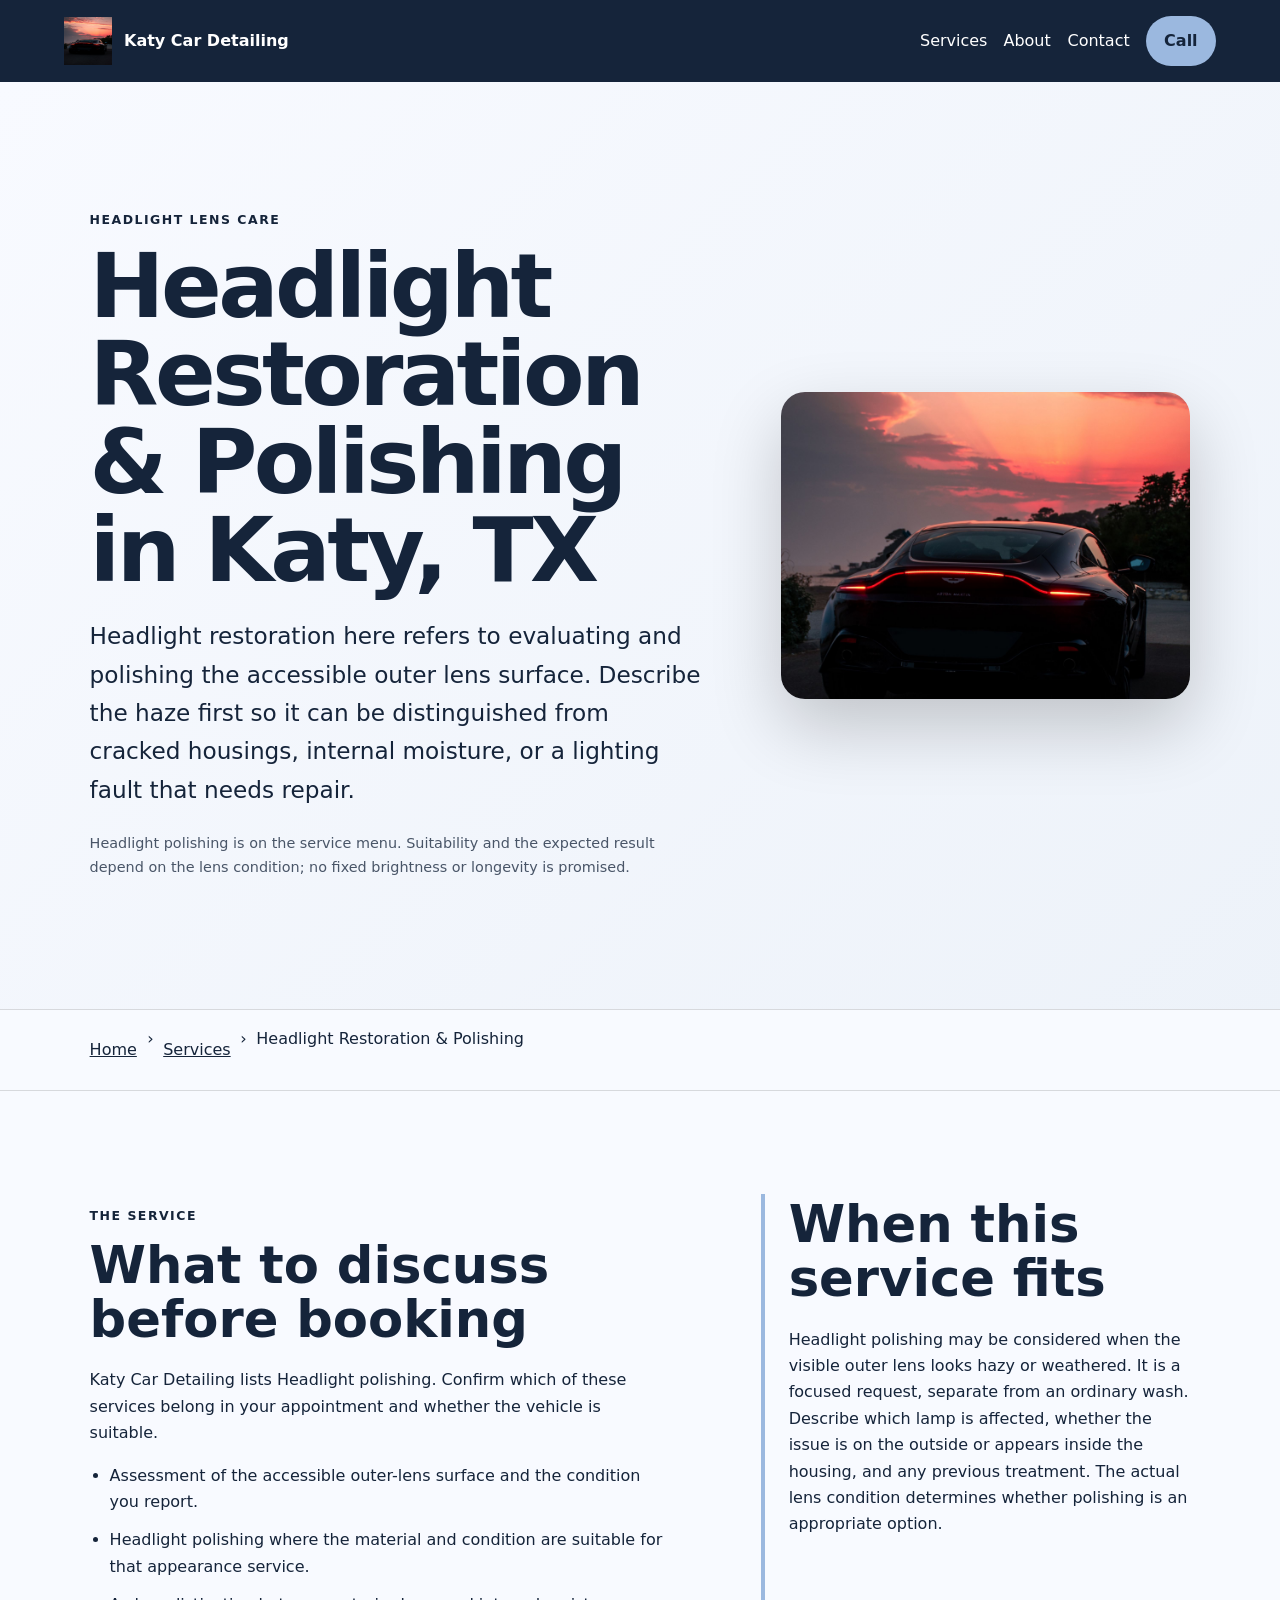
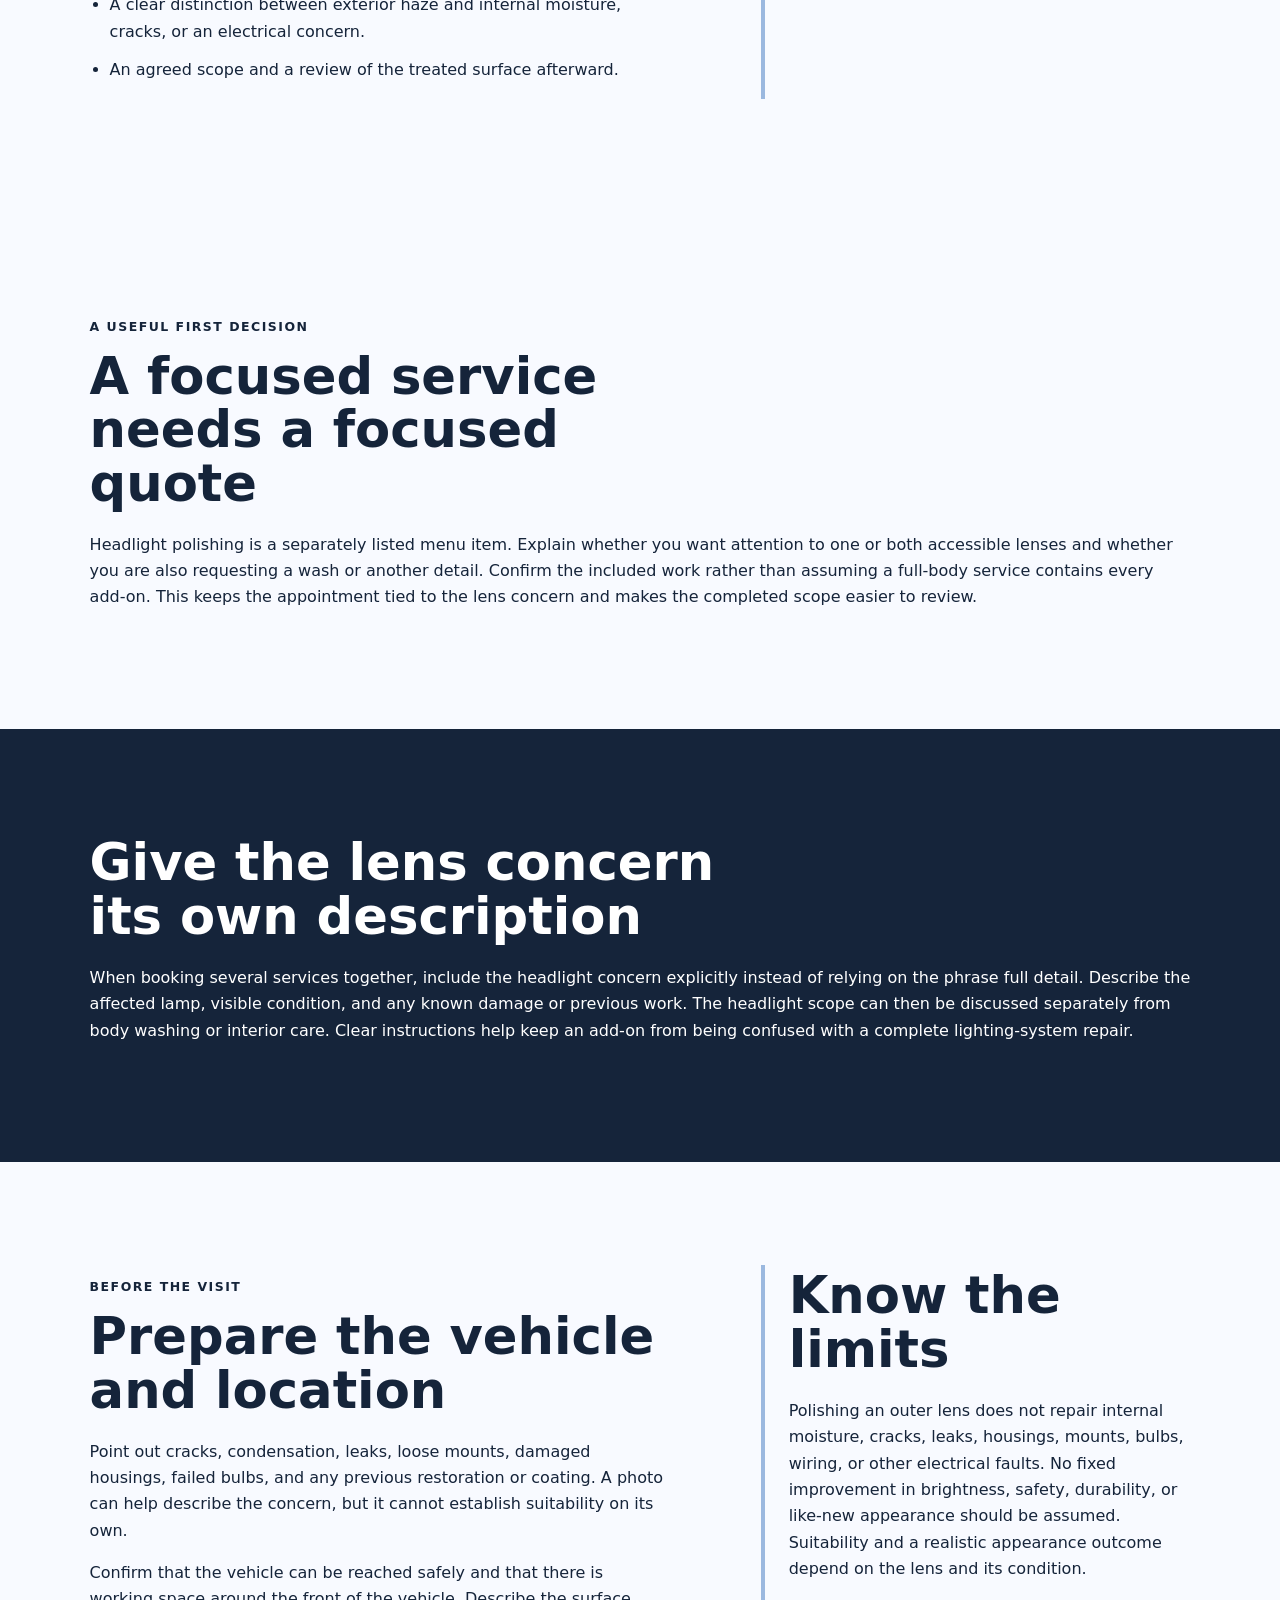
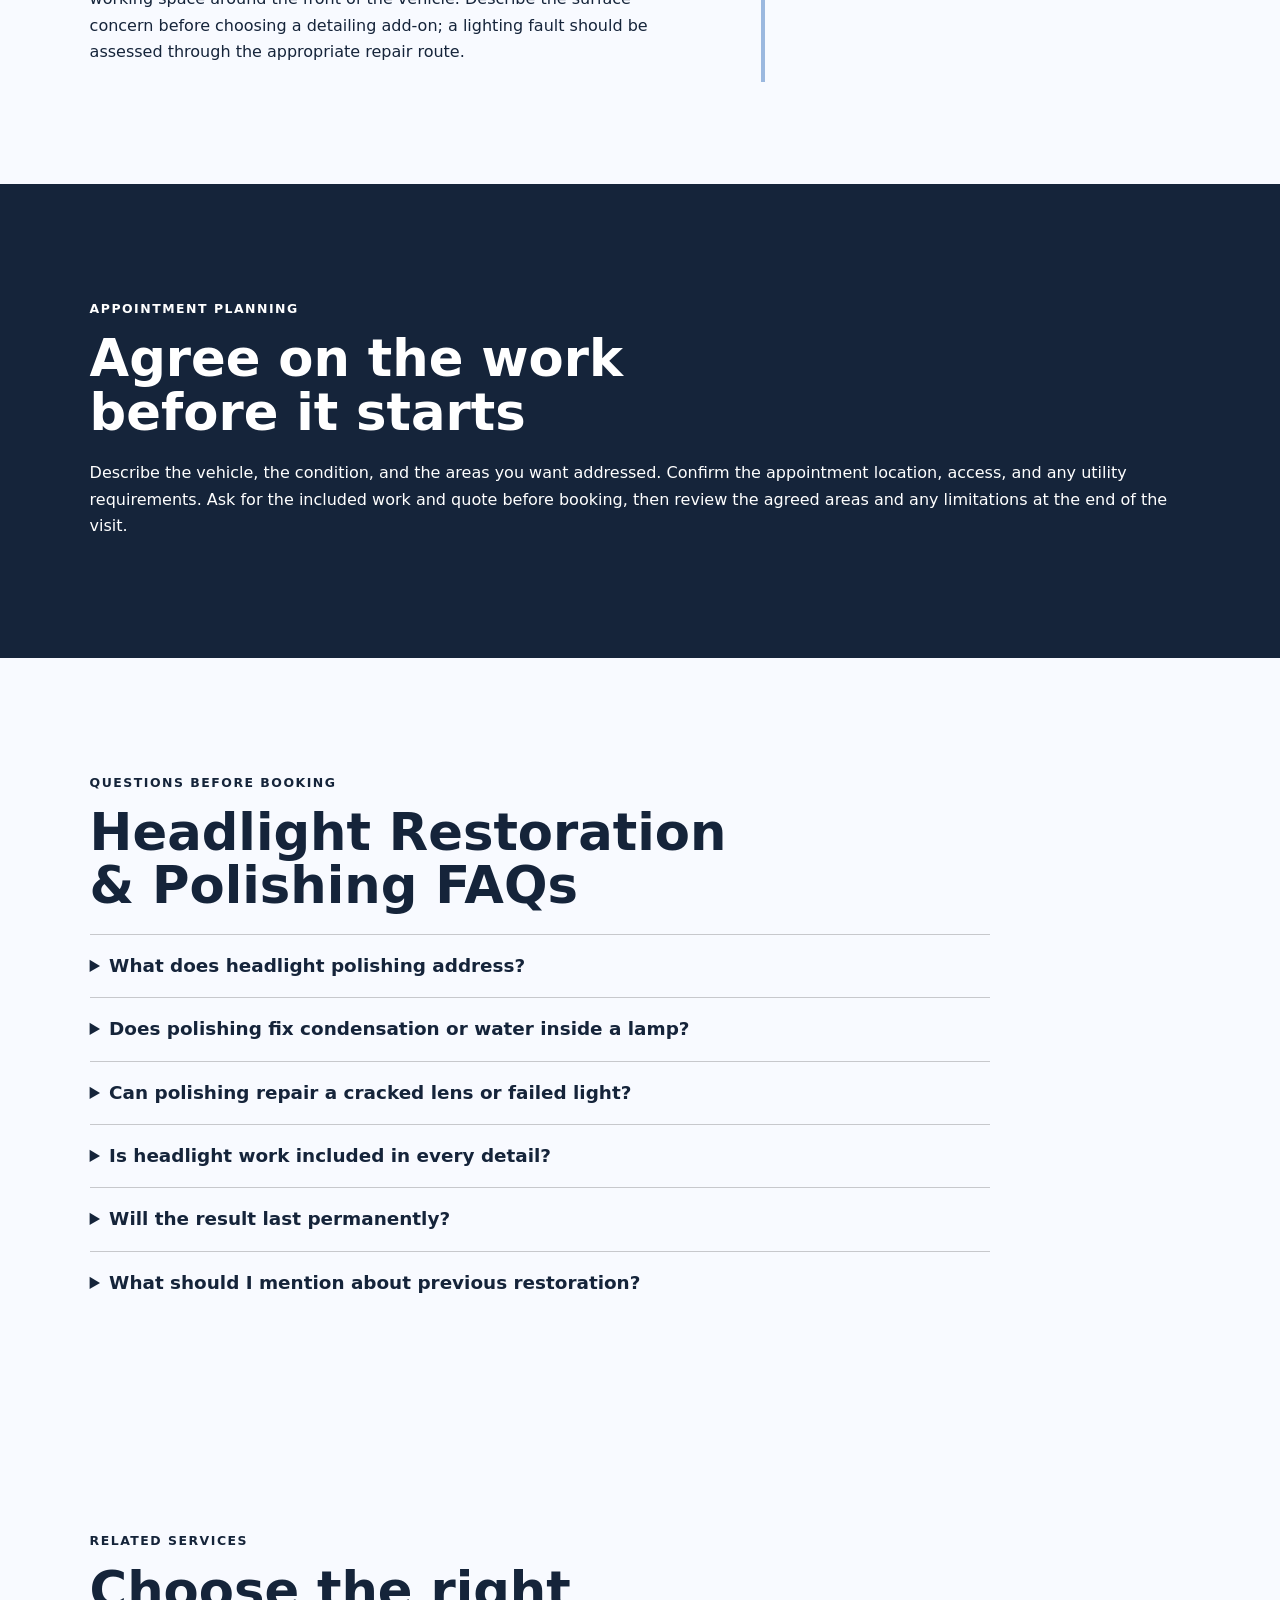
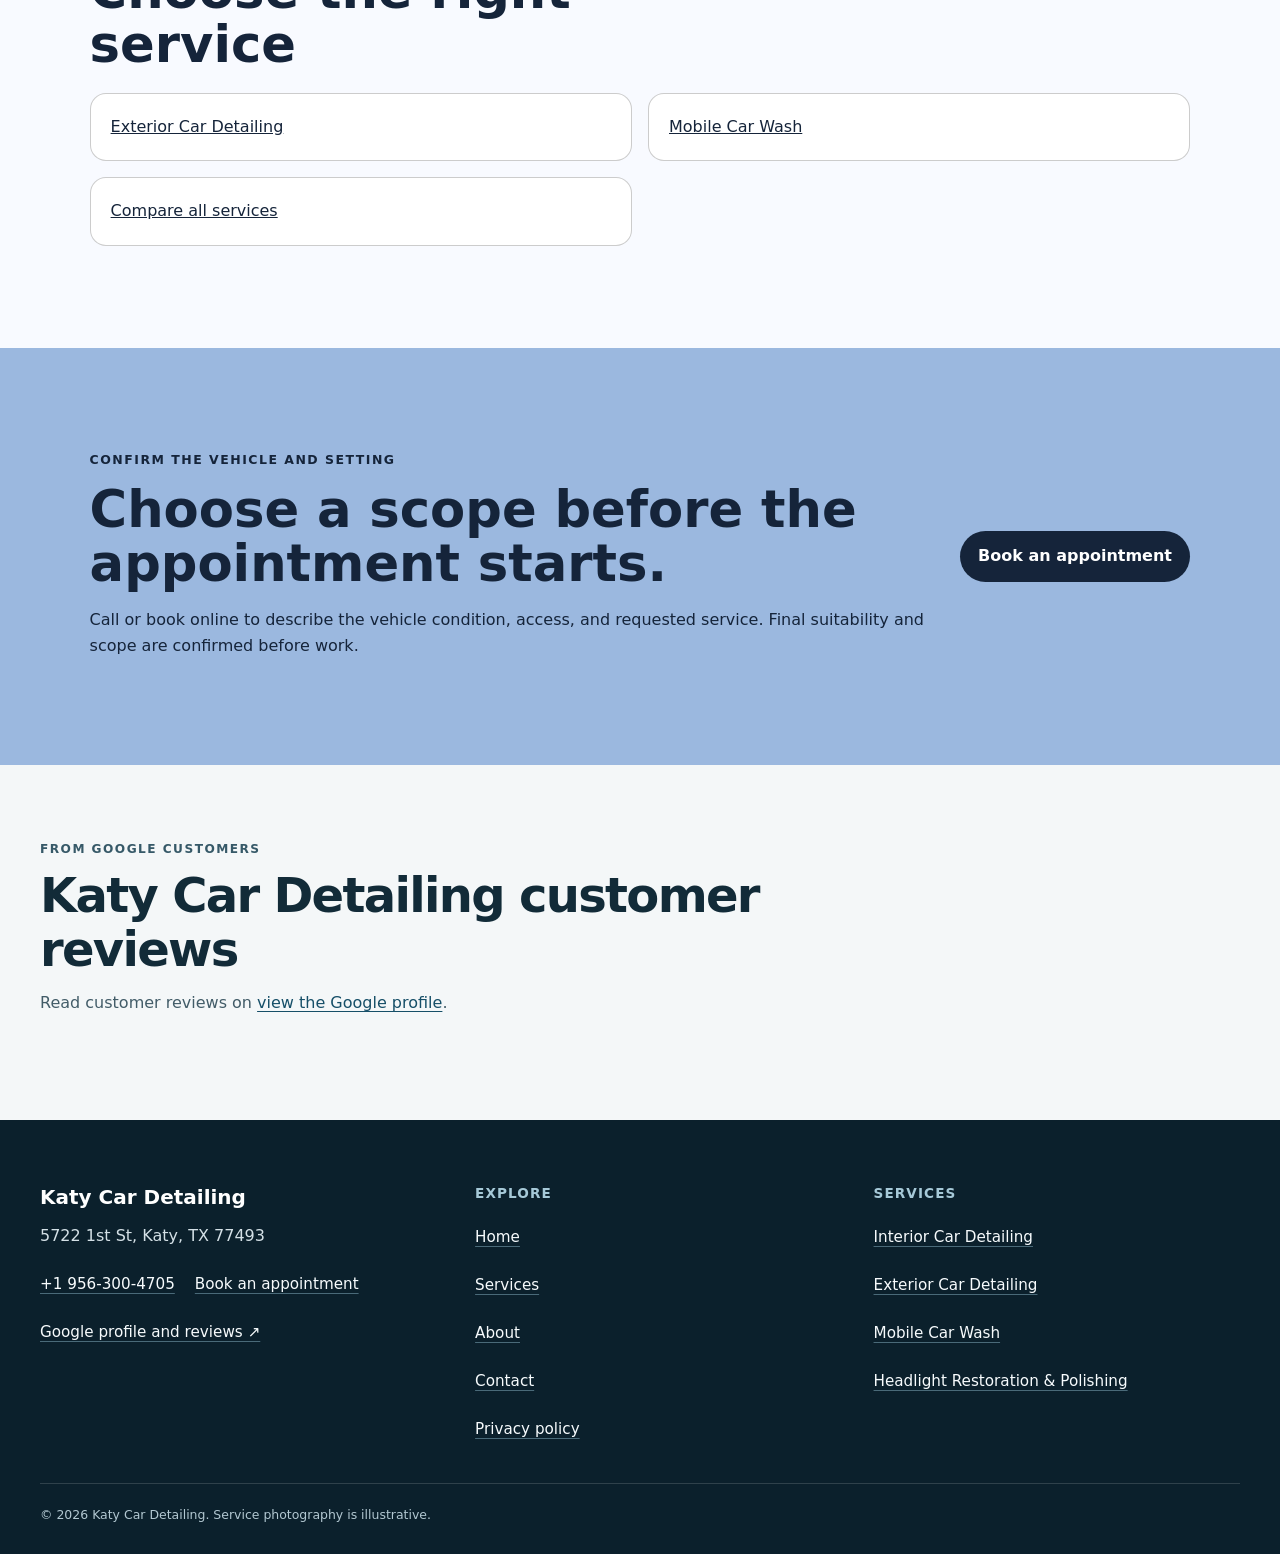
<file: services/headlight-restoration/index.html>
<!doctype html>
<html lang="en"><head>
  <meta charset="utf-8"><meta name="viewport" content="width=device-width,initial-scale=1">
  <title>Headlight Restoration &amp; Polishing in Katy, TX | Katy Car Detailing</title>
  <meta name="description" content="Plan headlight restoration and polishing with Katy Car Detailing in Katy: documented scope, vehicle preparation, access checks, and limitations.">
  <meta name="robots" content="index, follow, max-image-preview:large, max-snippet:-1">
  <link rel="canonical" href="https://katycardetailing.shop/services/headlight-restoration/">
  <meta property="og:type" content="website"><meta property="og:title" content="Headlight Restoration &amp; Polishing in Katy, TX | Katy Car Detailing">
  <meta property="og:description" content="Plan headlight restoration and polishing with Katy Car Detailing in Katy: documented scope, vehicle preparation, access checks, and limitations."><meta property="og:url" content="https://katycardetailing.shop/services/headlight-restoration/">
  <meta property="og:image" content="https://katycardetailing.shop/assets/hero-golden.jpg"><meta name="twitter:card" content="summary_large_image">
  <link rel="icon" href="/assets/favicon.svg"><link rel="stylesheet" href="/seo-pages.css"><script type="application/ld+json">{
  "@context": "https://schema.org",
  "@graph": [
    {
      "@type": "BreadcrumbList",
      "@id": "https://katycardetailing.shop/services/headlight-restoration/#breadcrumb",
      "itemListElement": [
        {
          "@type": "ListItem",
          "position": 1,
          "name": "Home",
          "item": "https://katycardetailing.shop/"
        },
        {
          "@type": "ListItem",
          "position": 2,
          "name": "Services",
          "item": "https://katycardetailing.shop/services/"
        },
        {
          "@type": "ListItem",
          "position": 3,
          "name": "Headlight Restoration & Polishing",
          "item": "https://katycardetailing.shop/services/headlight-restoration/"
        }
      ]
    },
    {
      "@type": "WebPage",
      "@id": "https://katycardetailing.shop/services/headlight-restoration/#webpage",
      "url": "https://katycardetailing.shop/services/headlight-restoration/",
      "name": "Headlight Restoration & Polishing in Katy, TX | Katy Car Detailing",
      "description": "Plan headlight restoration and polishing with Katy Car Detailing in Katy: documented scope, vehicle preparation, access checks, and limitations.",
      "breadcrumb": {
        "@id": "https://katycardetailing.shop/services/headlight-restoration/#breadcrumb"
      },
      "isPartOf": {
        "@id": "https://katycardetailing.shop/#website"
      },
      "about": {
        "@id": "https://katycardetailing.shop/#business"
      }
    },
    {
      "@type": "Service",
      "@id": "https://katycardetailing.shop/services/headlight-restoration/#service",
      "name": "Headlight Restoration & Polishing",
      "serviceType": "headlight restoration and polishing",
      "url": "https://katycardetailing.shop/services/headlight-restoration/",
      "description": "Headlight polishing is a focused appearance service for suitable exterior lens surfaces; it is assessed separately from a full wash or complete detail.",
      "provider": {
        "@id": "https://katycardetailing.shop/#business"
      },
      "areaServed": {
        "@type": "City",
        "name": "Katy"
      }
    },
    {
      "@type": "ImageObject",
      "@id": "https://katycardetailing.shop/services/headlight-restoration/#primaryimage",
      "contentUrl": "https://katycardetailing.shop/assets/hero-golden.jpg",
      "caption": "Illustrative detailing artwork for Katy Car Detailing",
      "representativeOfPage": true
    }
  ]
}</script>
<link rel="stylesheet" href="/portfolio-components.css">
</head><body style="--pilot-accent:#9bb8df;--pilot-dark:#15243a;--pilot-paper:#f8faff">
<a class="skip-link" href="#content">Skip to content</a>
<header class="pilot-header"><a class="pilot-brand" href="/"><img src="/assets/hero-golden.jpg" width="48" height="48" alt=""><span>Katy Car Detailing</span></a>
<nav aria-label="Primary navigation"><a href="/services/">Services</a><a href="/about/">About</a><a href="/contact/">Contact</a><a class="pilot-call" href="tel:+19563004705">Call</a></nav></header>
<main id="content"><section class="pilot-hero"><div><p class="eyebrow">Headlight lens care</p><h1>Headlight Restoration &amp; Polishing in Katy, TX</h1><p class="pilot-answer">Headlight restoration here refers to evaluating and polishing the accessible outer lens surface. Describe the haze first so it can be distinguished from cracked housings, internal moisture, or a lighting fault that needs repair.</p><p class="pilot-proof">Headlight polishing is on the service menu. Suitability and the expected result depend on the lens condition; no fixed brightness or longevity is promised.</p></div><img alt="Illustrative detailing artwork for Katy Car Detailing" fetchpriority="high" height="720" src="/assets/hero-golden.jpg" width="960"/></section>
<nav aria-label="Breadcrumb" class="breadcrumbs"><a href="/">Home</a><span>›</span><a href="/services/">Services</a><span>›</span><span>Headlight Restoration &amp; Polishing</span></nav>
<section class="pilot-section pilot-grid"><div><p class="eyebrow">The service</p><h2>What to discuss before booking</h2><p>Katy Car Detailing lists Headlight polishing. Confirm which of these services belong in your appointment and whether the vehicle is suitable.</p><ul class="checklist"><li>Assessment of the accessible outer-lens surface and the condition you report.</li><li>Headlight polishing where the material and condition are suitable for that appearance service.</li><li>A clear distinction between exterior haze and internal moisture, cracks, or an electrical concern.</li><li>An agreed scope and a review of the treated surface afterward.</li></ul></div><aside><h2>When this service fits</h2><p>Headlight polishing may be considered when the visible outer lens looks hazy or weathered. It is a focused request, separate from an ordinary wash. Describe which lamp is affected, whether the issue is on the outside or appears inside the housing, and any previous treatment. The actual lens condition determines whether polishing is an appropriate option.</p></aside></section>
<section class="pilot-section"><p class="eyebrow">A useful first decision</p><h2>A focused service needs a focused quote</h2><p>Headlight polishing is a separately listed menu item. Explain whether you want attention to one or both accessible lenses and whether you are also requesting a wash or another detail. Confirm the included work rather than assuming a full-body service contains every add-on. This keeps the appointment tied to the lens concern and makes the completed scope easier to review.</p></section><section class="pilot-section tone"><h2>Give the lens concern its own description</h2><p>When booking several services together, include the headlight concern explicitly instead of relying on the phrase full detail. Describe the affected lamp, visible condition, and any known damage or previous work. The headlight scope can then be discussed separately from body washing or interior care. Clear instructions help keep an add-on from being confused with a complete lighting-system repair.</p></section>
<section class="pilot-section pilot-grid"><div><p class="eyebrow">Before the visit</p><h2>Prepare the vehicle and location</h2><p>Point out cracks, condensation, leaks, loose mounts, damaged housings, failed bulbs, and any previous restoration or coating. A photo can help describe the concern, but it cannot establish suitability on its own.</p><p>Confirm that the vehicle can be reached safely and that there is working space around the front of the vehicle. Describe the surface concern before choosing a detailing add-on; a lighting fault should be assessed through the appropriate repair route.</p></div><aside><h2>Know the limits</h2><p>Polishing an outer lens does not repair internal moisture, cracks, leaks, housings, mounts, bulbs, wiring, or other electrical faults. No fixed improvement in brightness, safety, durability, or like-new appearance should be assumed. Suitability and a realistic appearance outcome depend on the lens and its condition.</p></aside></section>
<section class="pilot-section tone"><p class="eyebrow">Appointment planning</p><h2>Agree on the work before it starts</h2><p>Describe the vehicle, the condition, and the areas you want addressed. Confirm the appointment location, access, and any utility requirements. Ask for the included work and quote before booking, then review the agreed areas and any limitations at the end of the visit.</p></section>
<section class="pilot-section"><p class="eyebrow">Questions before booking</p><h2>Headlight Restoration &amp; Polishing FAQs</h2><div class="faq-list"><details><summary>What does headlight polishing address?</summary><p>It is an appearance service for suitable outer-lens surfaces. Exterior haze can be assessed for polishing, but the actual material and condition must be reviewed before work is agreed.</p></details><details><summary>Does polishing fix condensation or water inside a lamp?</summary><p>No. An exterior polish does not fix internal moisture, a leak, or a damaged housing. Describe those signs before booking so a different repair need is not mistaken for surface haze.</p></details><details><summary>Can polishing repair a cracked lens or failed light?</summary><p>No. Cracks, loose mounts, failed bulbs, wiring faults, and similar damage are different repair paths. Headlight polishing should not be represented as a substitute.</p></details><details><summary>Is headlight work included in every detail?</summary><p>No. It is separately listed on the menu. Confirm whether it is part of your quote and whether one or both lenses are being considered.</p></details><details><summary>Will the result last permanently?</summary><p>No fixed lifetime should be assumed. Lens condition, prior treatment, and the agreed work affect expectations. Ask about the intended result and any aftercare without relying on a permanence guarantee.</p></details><details><summary>What should I mention about previous restoration?</summary><p>Share any known polishing, coating, film, tint, impact, or repair around the lamp. That history helps with the suitability discussion.</p></details></div></section>
<section class="pilot-section related"><p class="eyebrow">Related services</p><h2>Choose the right service</h2><div class="related-links"><a href="/services/exterior-car-detailing/">Exterior Car Detailing</a><a href="/services/mobile-car-wash/">Mobile Car Wash</a><a href="/services/">Compare all services</a></div></section>
<section class="pilot-cta"><div><p class="eyebrow">Confirm the vehicle and setting</p><h2>Choose a scope before the appointment starts.</h2><p>Call or book online to describe the vehicle condition, access, and requested service. Final suitability and scope are confirmed before work.</p></div><a class="pilot-button" href="/scheduling">Book an appointment</a></section>
<!-- PORTFOLIO-REVIEWS:START --><section class="portfolio-reviews" aria-labelledby="portfolio-reviews-title"><div class="portfolio-reviews__heading"><div><p class="portfolio-reviews__kicker">From Google customers</p><h2 id="portfolio-reviews-title">Katy Car Detailing customer reviews</h2><p class="portfolio-reviews__intro">Read customer reviews on <a href="https://www.google.com/maps?cid=12250759400595576101" target="_blank" rel="noopener noreferrer">view the Google profile</a>.</p></div></div></section><!-- PORTFOLIO-REVIEWS:END -->
</main><footer class="portfolio-footer"><div class="portfolio-footer__grid"><div><strong class="portfolio-footer__name">Katy Car Detailing</strong><address>5722 1st St, Katy, TX 77493</address><div class="portfolio-footer__contact"><a href="tel:+19563004705">+1 956-300-4705</a><a href="/scheduling">Book an appointment</a></div><a href="https://www.google.com/maps?cid=12250759400595576101" target="_blank" rel="noopener noreferrer">Google profile and reviews ↗</a></div><div><h2>Explore</h2><nav aria-label="Footer navigation"><a href="/">Home</a><a href="/services/">Services</a><a href="/about/">About</a><a href="/contact/">Contact</a><a href="/privacy-policy/">Privacy policy</a></nav></div><div><h2>Services</h2><nav aria-label="Service pages"><a href="/services/interior-car-detailing/">Interior Car Detailing</a><a href="/services/exterior-car-detailing/">Exterior Car Detailing</a><a href="/services/mobile-car-wash/">Mobile Car Wash</a><a href="/services/headlight-restoration/">Headlight Restoration &amp; Polishing</a></nav></div></div><p class="portfolio-footer__bottom">© <span id="year">2026</span> Katy Car Detailing. Service photography is illustrative.</p></footer>
<script src="/portfolio-components.js" defer></script>
</body></html>
</file>
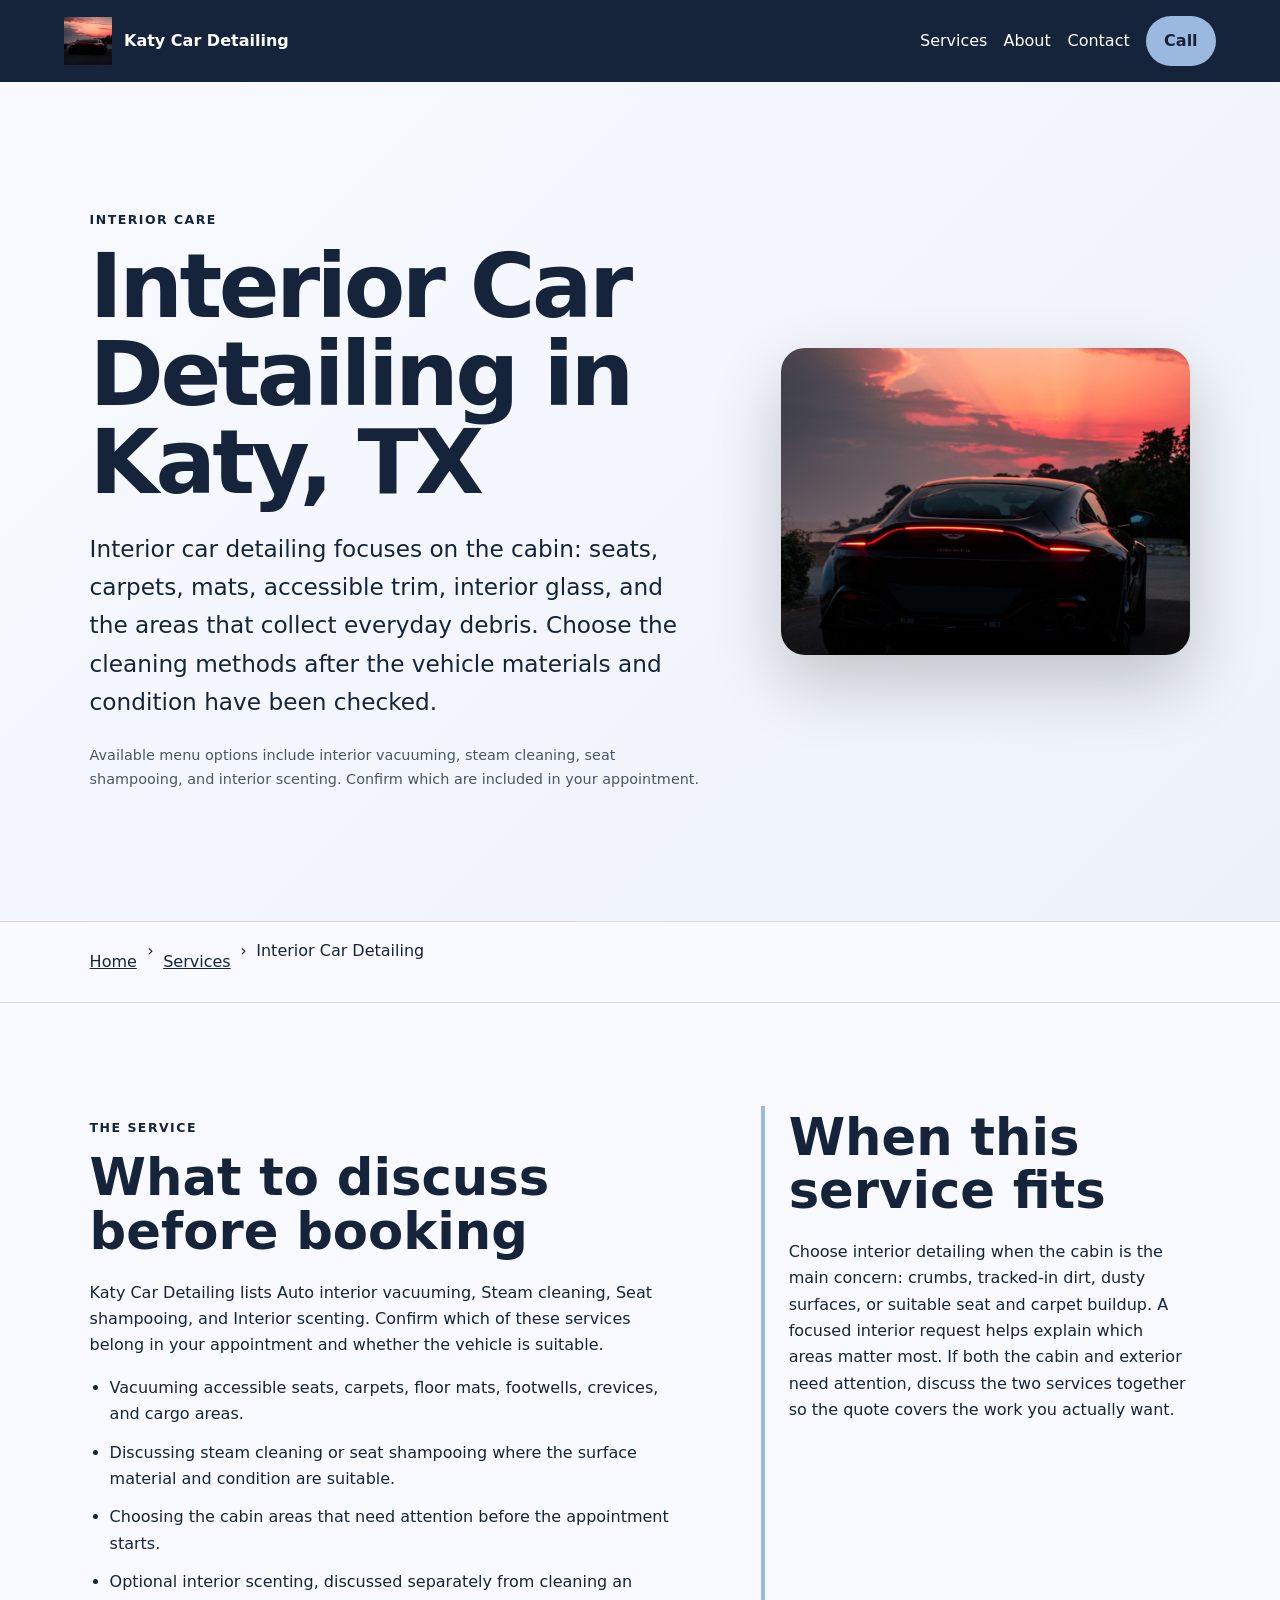
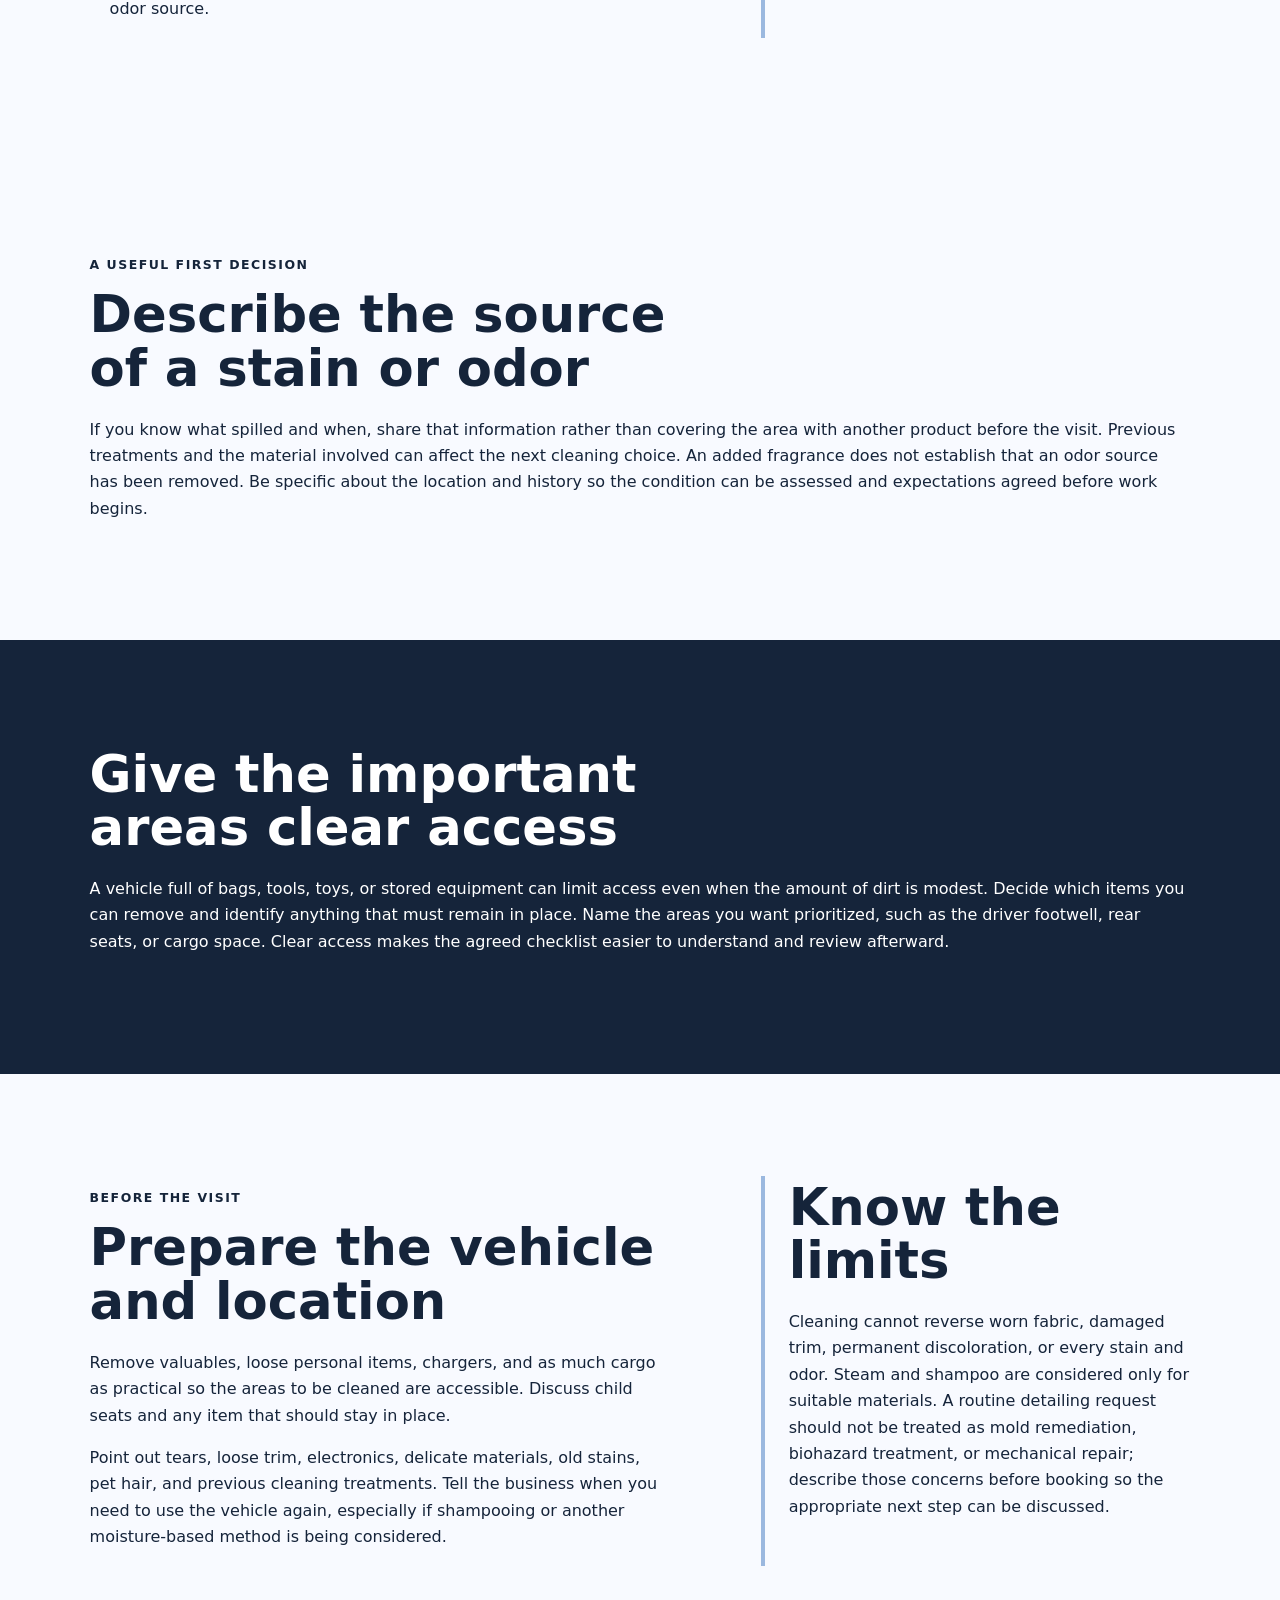
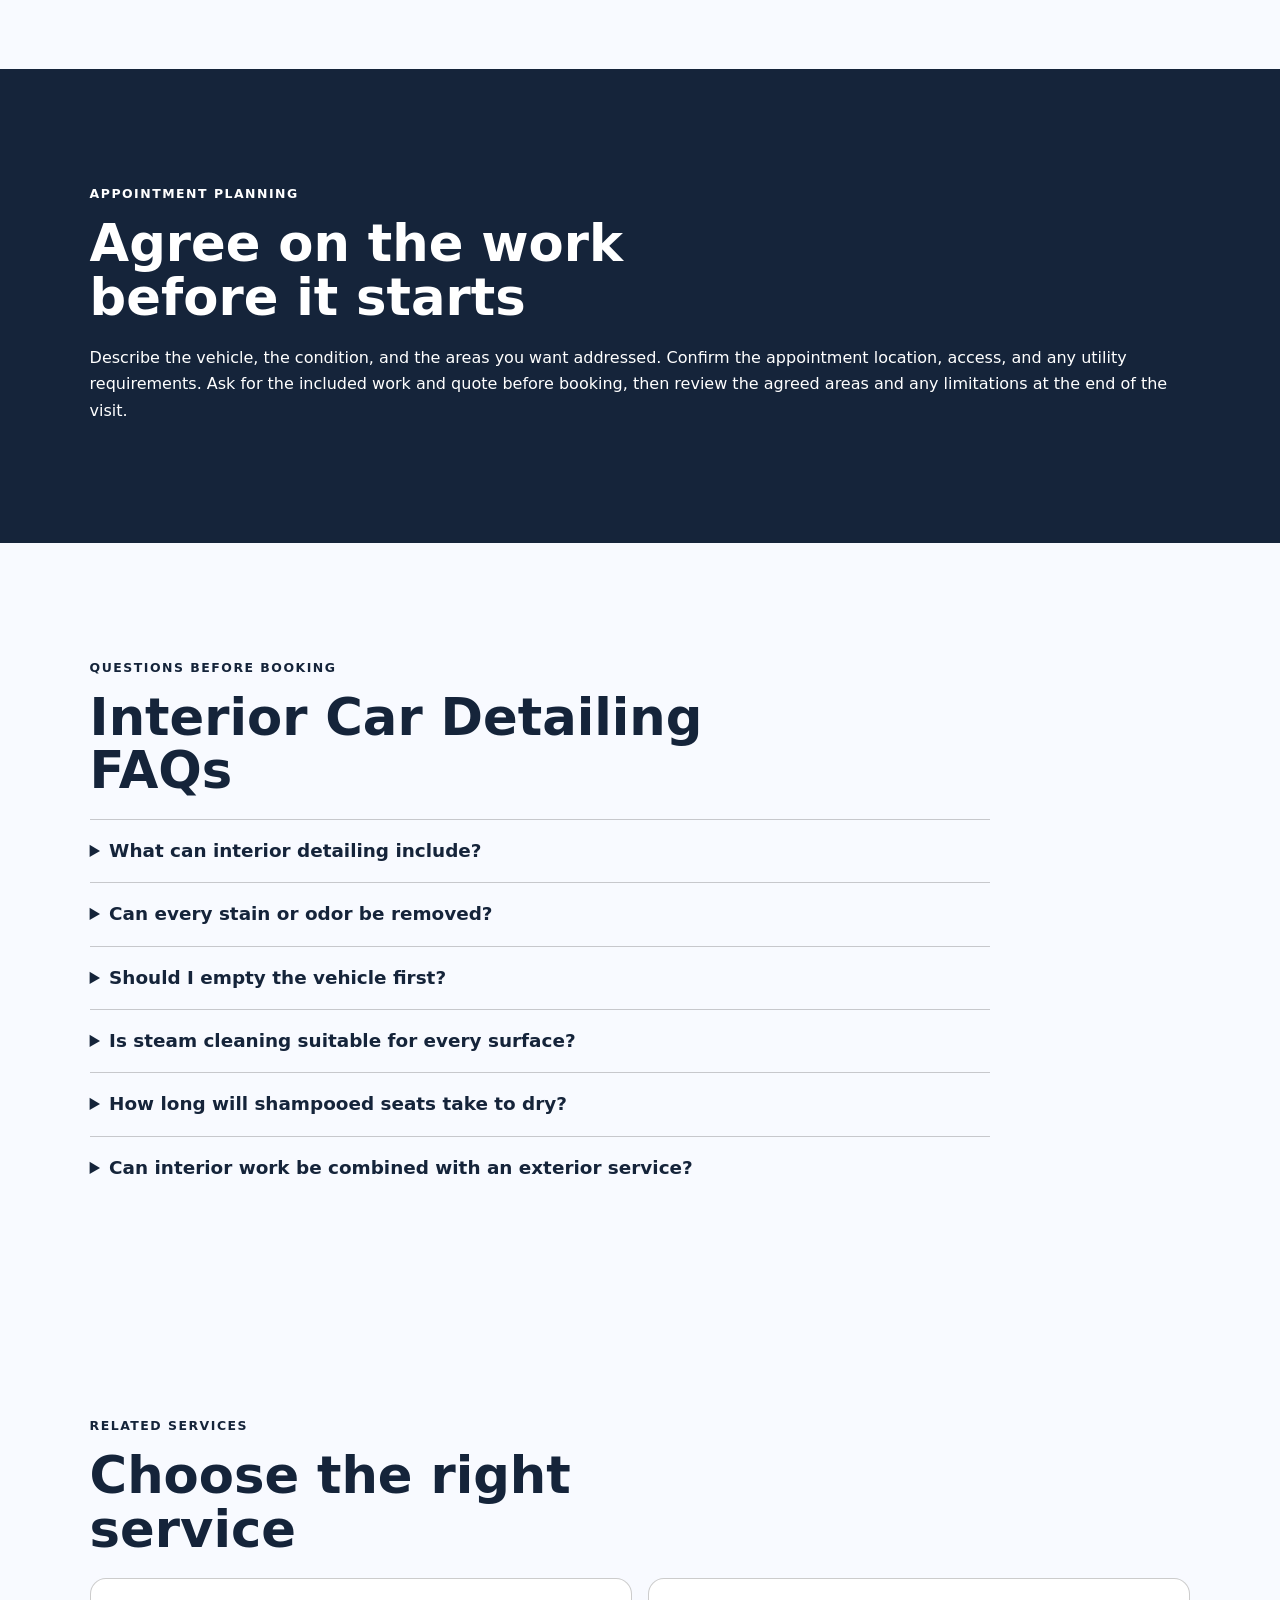
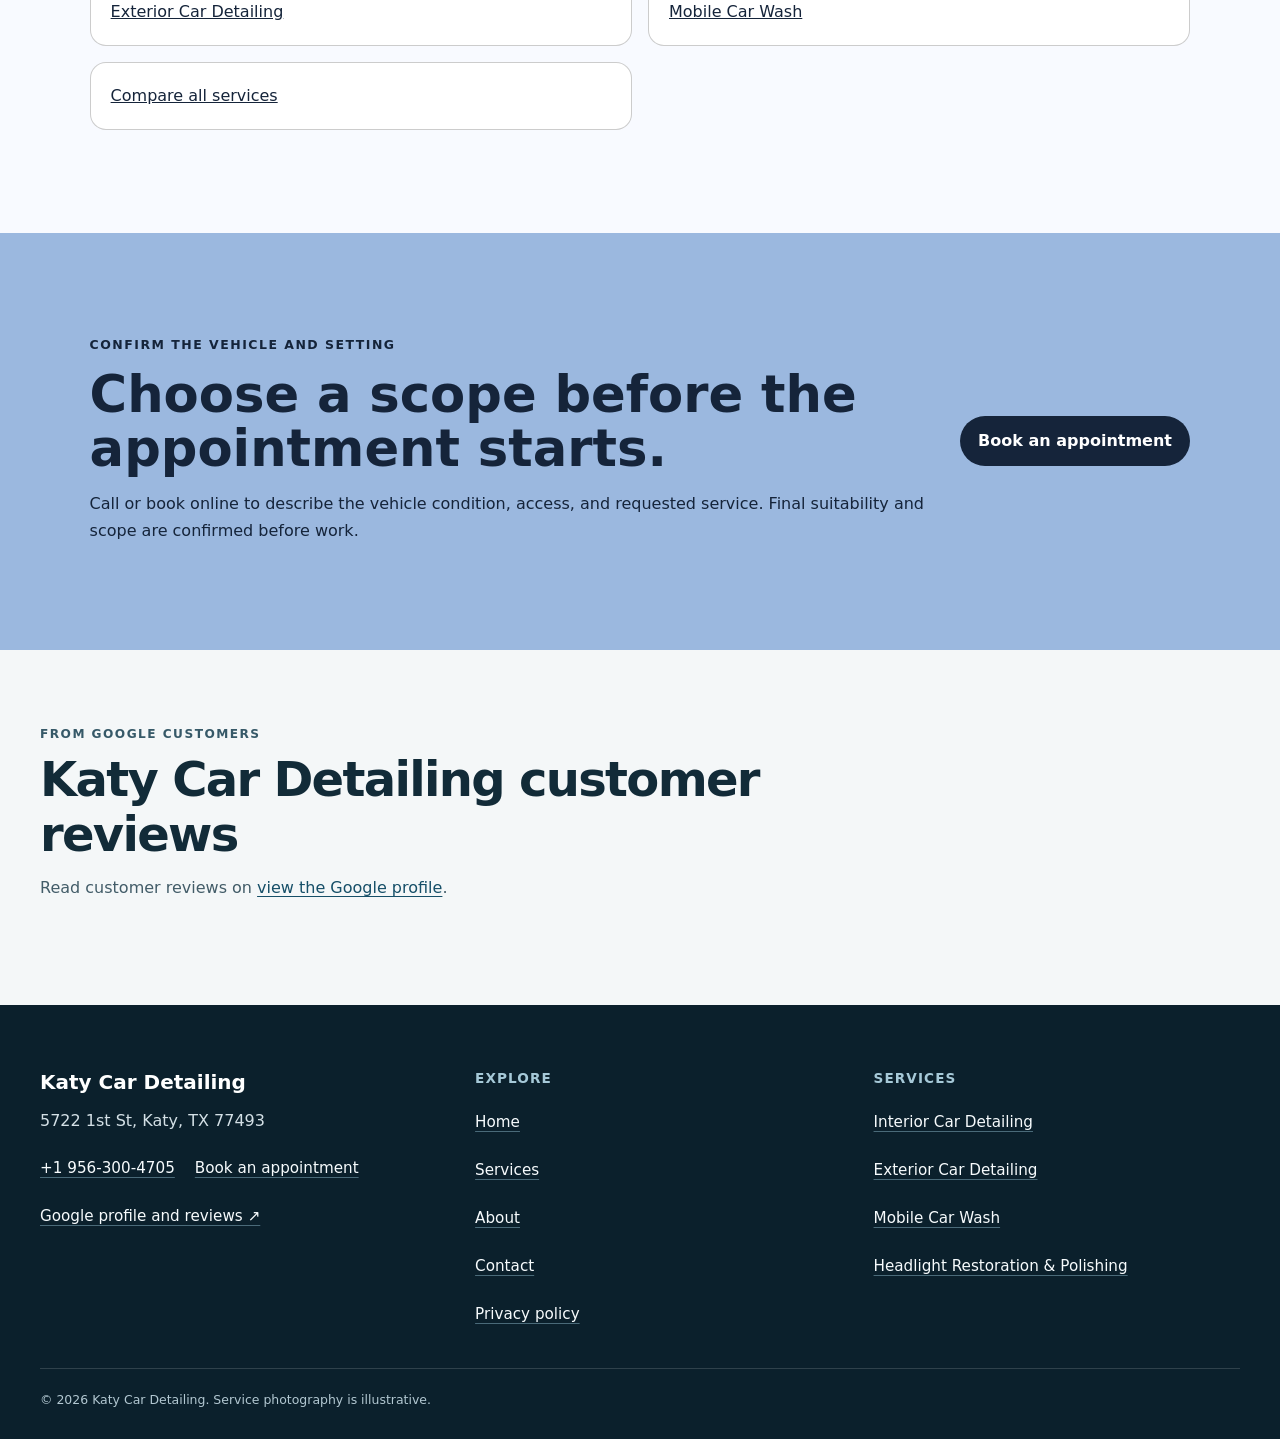
<file: services/interior-car-detailing/index.html>
<!doctype html>
<html lang="en"><head>
  <meta charset="utf-8"><meta name="viewport" content="width=device-width,initial-scale=1">
  <title>Interior Car Detailing in Katy, TX | Katy Car Detailing</title>
  <meta name="description" content="Plan interior car detailing with Katy Car Detailing in Katy: documented scope, vehicle preparation, access checks, and limitations.">
  <meta name="robots" content="index, follow, max-image-preview:large, max-snippet:-1">
  <link rel="canonical" href="https://katycardetailing.shop/services/interior-car-detailing/">
  <meta property="og:type" content="website"><meta property="og:title" content="Interior Car Detailing in Katy, TX | Katy Car Detailing">
  <meta property="og:description" content="Plan interior car detailing with Katy Car Detailing in Katy: documented scope, vehicle preparation, access checks, and limitations."><meta property="og:url" content="https://katycardetailing.shop/services/interior-car-detailing/">
  <meta property="og:image" content="https://katycardetailing.shop/assets/hero-golden.jpg"><meta name="twitter:card" content="summary_large_image">
  <link rel="icon" href="/assets/favicon.svg"><link rel="stylesheet" href="/seo-pages.css"><script type="application/ld+json">{
  "@context": "https://schema.org",
  "@graph": [
    {
      "@type": "BreadcrumbList",
      "@id": "https://katycardetailing.shop/services/interior-car-detailing/#breadcrumb",
      "itemListElement": [
        {
          "@type": "ListItem",
          "position": 1,
          "name": "Home",
          "item": "https://katycardetailing.shop/"
        },
        {
          "@type": "ListItem",
          "position": 2,
          "name": "Services",
          "item": "https://katycardetailing.shop/services/"
        },
        {
          "@type": "ListItem",
          "position": 3,
          "name": "Interior Car Detailing",
          "item": "https://katycardetailing.shop/services/interior-car-detailing/"
        }
      ]
    },
    {
      "@type": "WebPage",
      "@id": "https://katycardetailing.shop/services/interior-car-detailing/#webpage",
      "url": "https://katycardetailing.shop/services/interior-car-detailing/",
      "name": "Interior Car Detailing in Katy, TX | Katy Car Detailing",
      "description": "Plan interior car detailing with Katy Car Detailing in Katy: documented scope, vehicle preparation, access checks, and limitations.",
      "breadcrumb": {
        "@id": "https://katycardetailing.shop/services/interior-car-detailing/#breadcrumb"
      },
      "isPartOf": {
        "@id": "https://katycardetailing.shop/#website"
      },
      "about": {
        "@id": "https://katycardetailing.shop/#business"
      }
    },
    {
      "@type": "Service",
      "@id": "https://katycardetailing.shop/services/interior-car-detailing/#service",
      "name": "Interior Car Detailing",
      "serviceType": "interior car detailing",
      "url": "https://katycardetailing.shop/services/interior-car-detailing/",
      "description": "Interior car detailing focuses on the cabin: visible debris, carpets, floor mats, seats, footwells, crevices, cargo areas, and suitable high-use surfaces.",
      "provider": {
        "@id": "https://katycardetailing.shop/#business"
      },
      "areaServed": {
        "@type": "City",
        "name": "Katy"
      }
    },
    {
      "@type": "ImageObject",
      "@id": "https://katycardetailing.shop/services/interior-car-detailing/#primaryimage",
      "contentUrl": "https://katycardetailing.shop/assets/hero-golden.jpg",
      "caption": "Illustrative detailing artwork for Katy Car Detailing",
      "representativeOfPage": true
    }
  ]
}</script>
<link rel="stylesheet" href="/portfolio-components.css">
</head><body style="--pilot-accent:#9bb8df;--pilot-dark:#15243a;--pilot-paper:#f8faff">
<a class="skip-link" href="#content">Skip to content</a>
<header class="pilot-header"><a class="pilot-brand" href="/"><img src="/assets/hero-golden.jpg" width="48" height="48" alt=""><span>Katy Car Detailing</span></a>
<nav aria-label="Primary navigation"><a href="/services/">Services</a><a href="/about/">About</a><a href="/contact/">Contact</a><a class="pilot-call" href="tel:+19563004705">Call</a></nav></header>
<main id="content"><section class="pilot-hero"><div><p class="eyebrow">Interior care</p><h1>Interior Car Detailing in Katy, TX</h1><p class="pilot-answer">Interior car detailing focuses on the cabin: seats, carpets, mats, accessible trim, interior glass, and the areas that collect everyday debris. Choose the cleaning methods after the vehicle materials and condition have been checked.</p><p class="pilot-proof">Available menu options include interior vacuuming, steam cleaning, seat shampooing, and interior scenting. Confirm which are included in your appointment.</p></div><img alt="Illustrative detailing artwork for Katy Car Detailing" fetchpriority="high" height="720" src="/assets/hero-golden.jpg" width="960"/></section>
<nav aria-label="Breadcrumb" class="breadcrumbs"><a href="/">Home</a><span>›</span><a href="/services/">Services</a><span>›</span><span>Interior Car Detailing</span></nav>
<section class="pilot-section pilot-grid"><div><p class="eyebrow">The service</p><h2>What to discuss before booking</h2><p>Katy Car Detailing lists Auto interior vacuuming, Steam cleaning, Seat shampooing, and Interior scenting. Confirm which of these services belong in your appointment and whether the vehicle is suitable.</p><ul class="checklist"><li>Vacuuming accessible seats, carpets, floor mats, footwells, crevices, and cargo areas.</li><li>Discussing steam cleaning or seat shampooing where the surface material and condition are suitable.</li><li>Choosing the cabin areas that need attention before the appointment starts.</li><li>Optional interior scenting, discussed separately from cleaning an odor source.</li></ul></div><aside><h2>When this service fits</h2><p>Choose interior detailing when the cabin is the main concern: crumbs, tracked-in dirt, dusty surfaces, or suitable seat and carpet buildup. A focused interior request helps explain which areas matter most. If both the cabin and exterior need attention, discuss the two services together so the quote covers the work you actually want.</p></aside></section>
<section class="pilot-section"><p class="eyebrow">A useful first decision</p><h2>Describe the source of a stain or odor</h2><p>If you know what spilled and when, share that information rather than covering the area with another product before the visit. Previous treatments and the material involved can affect the next cleaning choice. An added fragrance does not establish that an odor source has been removed. Be specific about the location and history so the condition can be assessed and expectations agreed before work begins.</p></section><section class="pilot-section tone"><h2>Give the important areas clear access</h2><p>A vehicle full of bags, tools, toys, or stored equipment can limit access even when the amount of dirt is modest. Decide which items you can remove and identify anything that must remain in place. Name the areas you want prioritized, such as the driver footwell, rear seats, or cargo space. Clear access makes the agreed checklist easier to understand and review afterward.</p></section>
<section class="pilot-section pilot-grid"><div><p class="eyebrow">Before the visit</p><h2>Prepare the vehicle and location</h2><p>Remove valuables, loose personal items, chargers, and as much cargo as practical so the areas to be cleaned are accessible. Discuss child seats and any item that should stay in place.</p><p>Point out tears, loose trim, electronics, delicate materials, old stains, pet hair, and previous cleaning treatments. Tell the business when you need to use the vehicle again, especially if shampooing or another moisture-based method is being considered.</p></div><aside><h2>Know the limits</h2><p>Cleaning cannot reverse worn fabric, damaged trim, permanent discoloration, or every stain and odor. Steam and shampoo are considered only for suitable materials. A routine detailing request should not be treated as mold remediation, biohazard treatment, or mechanical repair; describe those concerns before booking so the appropriate next step can be discussed.</p></aside></section>
<section class="pilot-section tone"><p class="eyebrow">Appointment planning</p><h2>Agree on the work before it starts</h2><p>Describe the vehicle, the condition, and the areas you want addressed. Confirm the appointment location, access, and any utility requirements. Ask for the included work and quote before booking, then review the agreed areas and any limitations at the end of the visit.</p></section>
<section class="pilot-section"><p class="eyebrow">Questions before booking</p><h2>Interior Car Detailing FAQs</h2><div class="faq-list"><details><summary>What can interior detailing include?</summary><p>The menu includes interior vacuuming, steam cleaning, seat shampooing, and interior scenting. The exact combination depends on the vehicle, the material, and the scope agreed before the visit; each method is not automatically included in every request.</p></details><details><summary>Can every stain or odor be removed?</summary><p>No result should be promised without assessing the material and cause. Old stains, prior treatments, permanent discoloration, and an inaccessible odor source can limit what cleaning achieves.</p></details><details><summary>Should I empty the vehicle first?</summary><p>Remove valuables and as many loose belongings as practical. Discuss child seats, cargo, and items that need to stay in place so access and priorities are clear.</p></details><details><summary>Is steam cleaning suitable for every surface?</summary><p>No. Steam is considered only for suitable materials and conditions. Tell the business about electronics, delicate trim, existing damage, and previous treatments before a method is agreed.</p></details><details><summary>How long will shampooed seats take to dry?</summary><p>There is no single drying time for every vehicle. The treatment, material, airflow, and appointment conditions matter. Explain when the vehicle must return to use and confirm drying expectations before booking.</p></details><details><summary>Can interior work be combined with an exterior service?</summary><p>Interior and exterior services are both on the menu. Ask for a combined quote and confirm the included work rather than assuming an exterior wash is part of every interior appointment.</p></details></div></section>
<section class="pilot-section related"><p class="eyebrow">Related services</p><h2>Choose the right service</h2><div class="related-links"><a href="/services/exterior-car-detailing/">Exterior Car Detailing</a><a href="/services/mobile-car-wash/">Mobile Car Wash</a><a href="/services/">Compare all services</a></div></section>
<section class="pilot-cta"><div><p class="eyebrow">Confirm the vehicle and setting</p><h2>Choose a scope before the appointment starts.</h2><p>Call or book online to describe the vehicle condition, access, and requested service. Final suitability and scope are confirmed before work.</p></div><a class="pilot-button" href="/scheduling">Book an appointment</a></section>
<!-- PORTFOLIO-REVIEWS:START --><section class="portfolio-reviews" aria-labelledby="portfolio-reviews-title"><div class="portfolio-reviews__heading"><div><p class="portfolio-reviews__kicker">From Google customers</p><h2 id="portfolio-reviews-title">Katy Car Detailing customer reviews</h2><p class="portfolio-reviews__intro">Read customer reviews on <a href="https://www.google.com/maps?cid=12250759400595576101" target="_blank" rel="noopener noreferrer">view the Google profile</a>.</p></div></div></section><!-- PORTFOLIO-REVIEWS:END -->
</main><footer class="portfolio-footer"><div class="portfolio-footer__grid"><div><strong class="portfolio-footer__name">Katy Car Detailing</strong><address>5722 1st St, Katy, TX 77493</address><div class="portfolio-footer__contact"><a href="tel:+19563004705">+1 956-300-4705</a><a href="/scheduling">Book an appointment</a></div><a href="https://www.google.com/maps?cid=12250759400595576101" target="_blank" rel="noopener noreferrer">Google profile and reviews ↗</a></div><div><h2>Explore</h2><nav aria-label="Footer navigation"><a href="/">Home</a><a href="/services/">Services</a><a href="/about/">About</a><a href="/contact/">Contact</a><a href="/privacy-policy/">Privacy policy</a></nav></div><div><h2>Services</h2><nav aria-label="Service pages"><a href="/services/interior-car-detailing/">Interior Car Detailing</a><a href="/services/exterior-car-detailing/">Exterior Car Detailing</a><a href="/services/mobile-car-wash/">Mobile Car Wash</a><a href="/services/headlight-restoration/">Headlight Restoration &amp; Polishing</a></nav></div></div><p class="portfolio-footer__bottom">© <span id="year">2026</span> Katy Car Detailing. Service photography is illustrative.</p></footer>
<script src="/portfolio-components.js" defer></script>
</body></html>
</file>
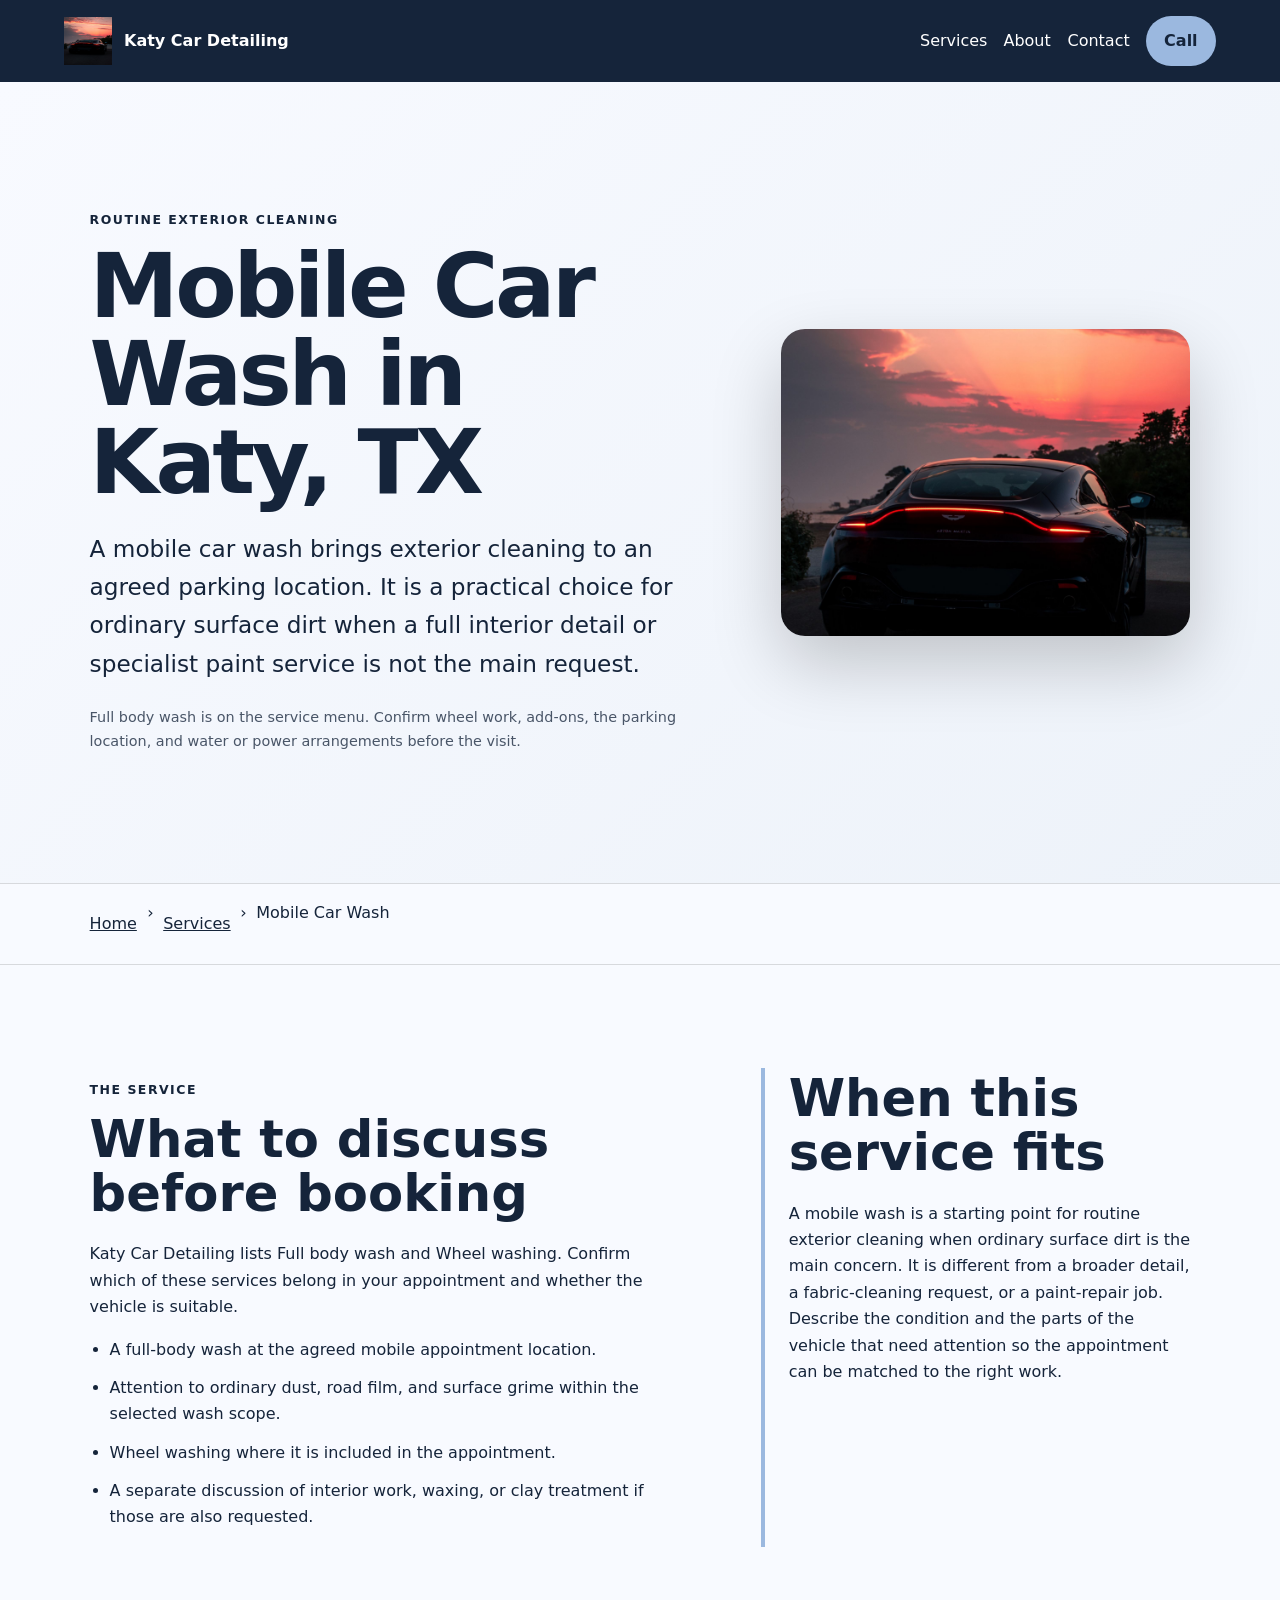
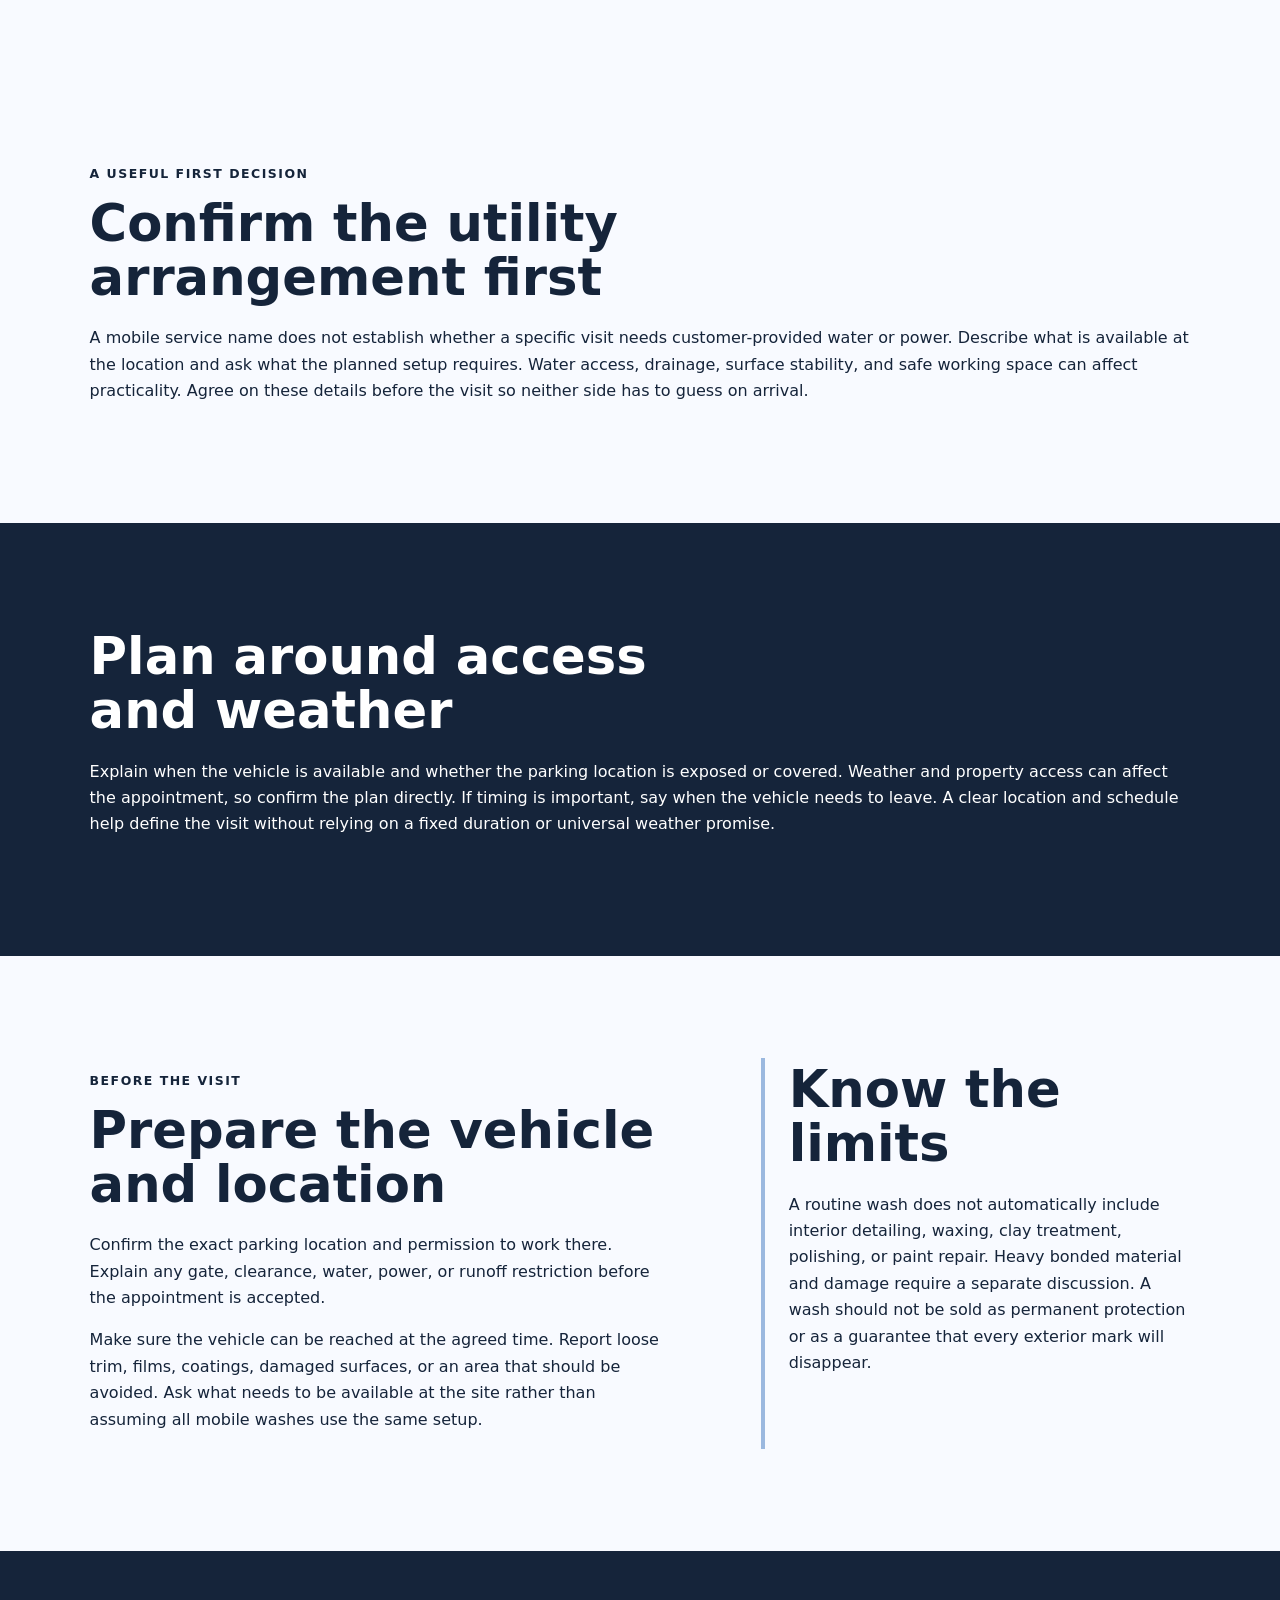
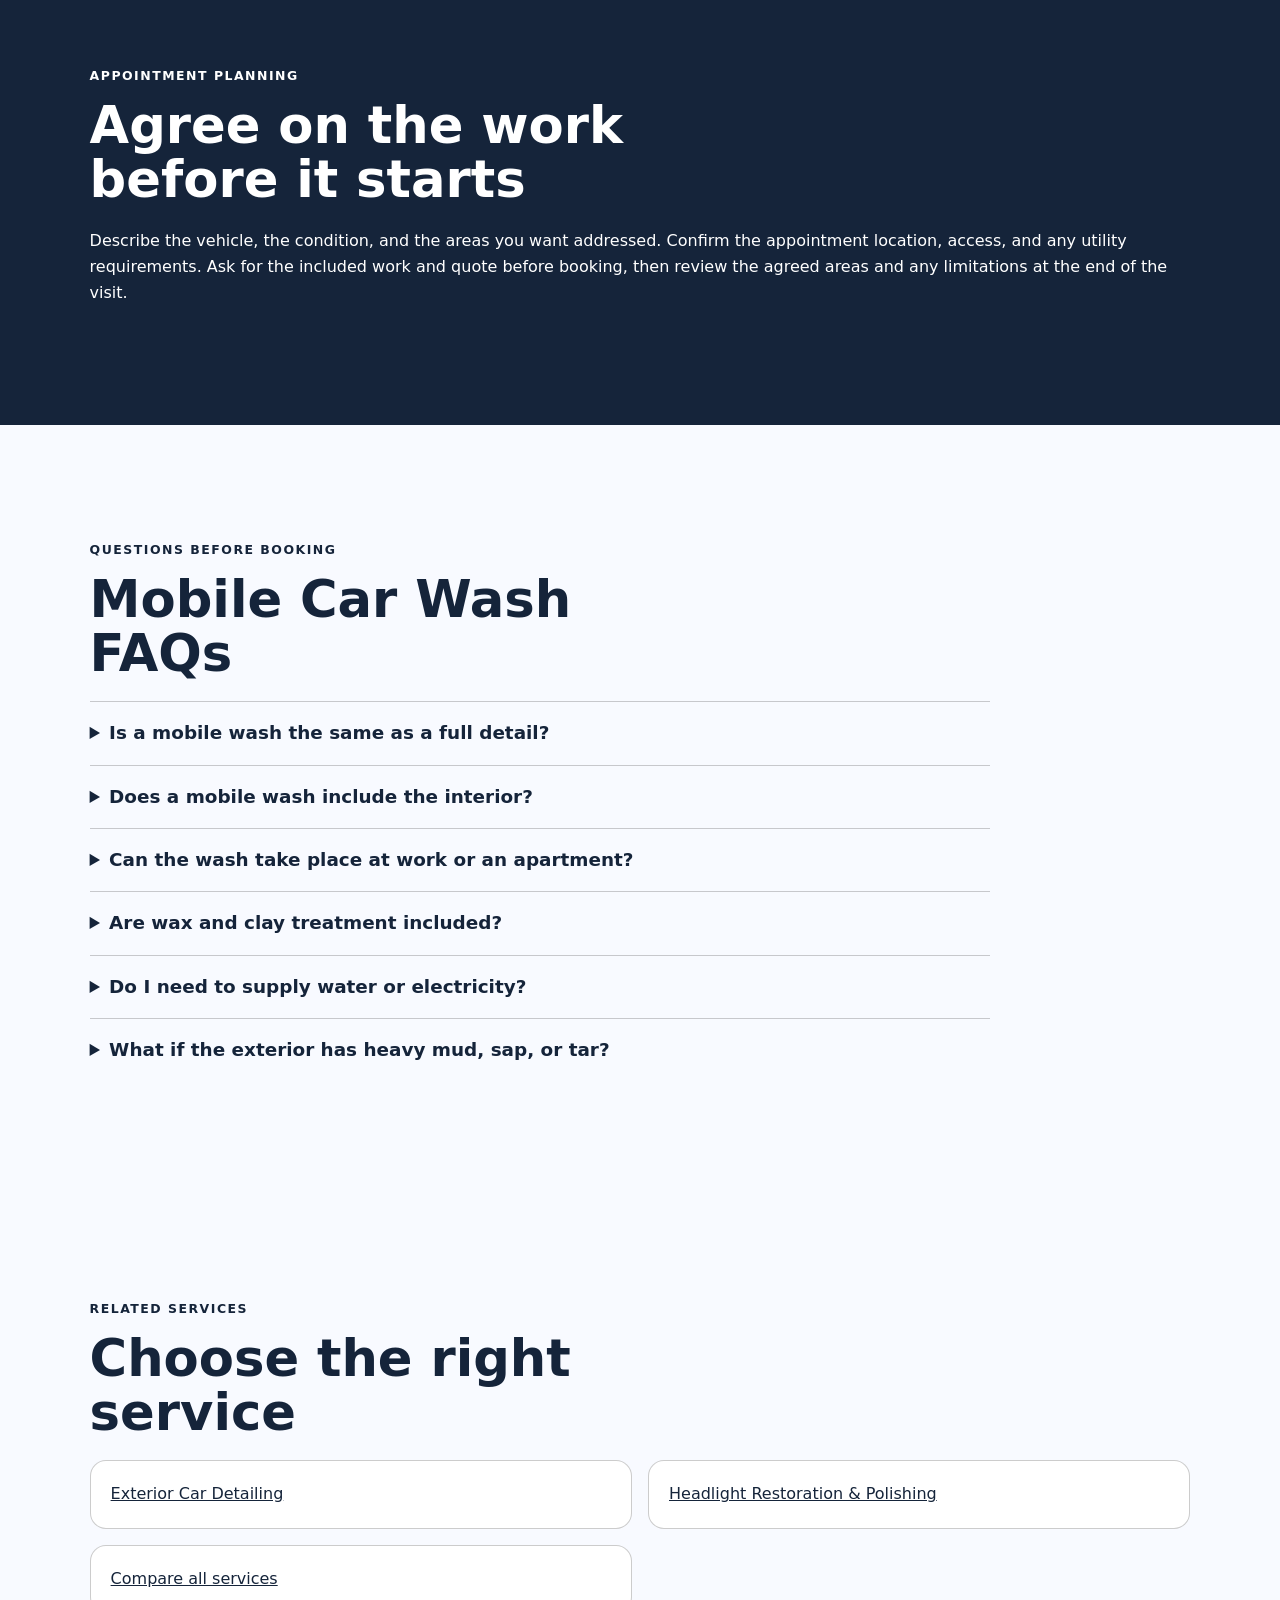
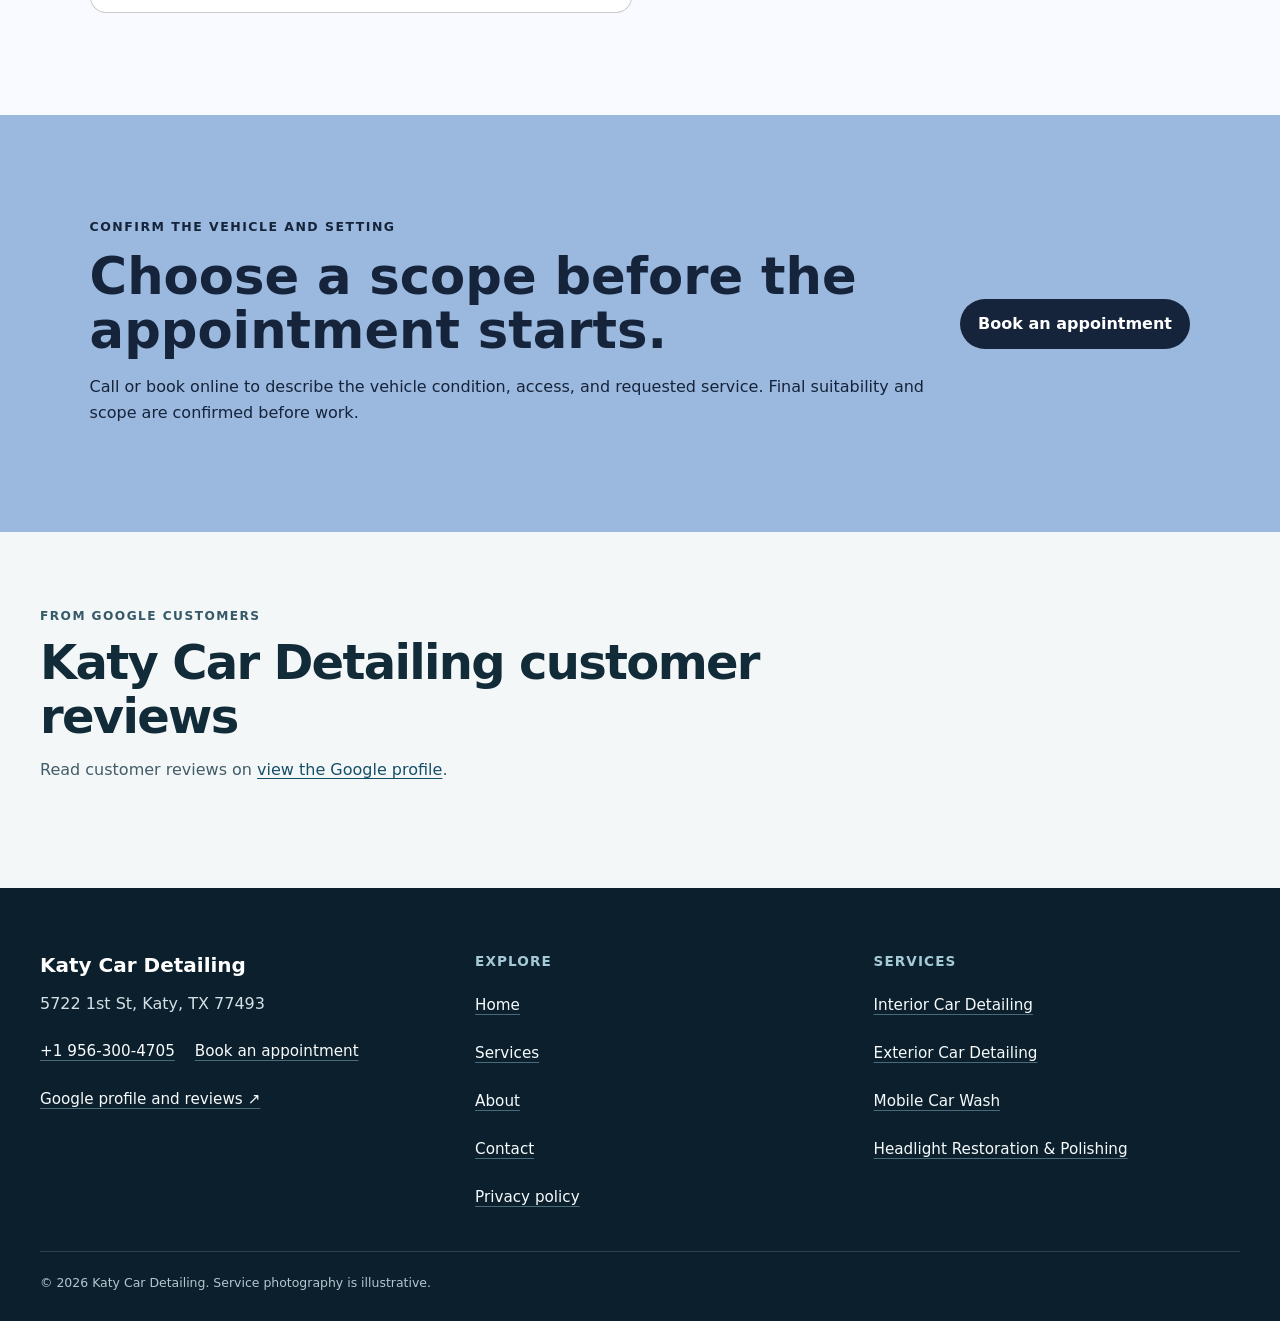
<file: services/mobile-car-wash/index.html>
<!doctype html>
<html lang="en"><head>
  <meta charset="utf-8"><meta name="viewport" content="width=device-width,initial-scale=1">
  <title>Mobile Car Wash in Katy, TX | Katy Car Detailing</title>
  <meta name="description" content="Plan mobile car wash with Katy Car Detailing in Katy: documented scope, vehicle preparation, access checks, and limitations.">
  <meta name="robots" content="index, follow, max-image-preview:large, max-snippet:-1">
  <link rel="canonical" href="https://katycardetailing.shop/services/mobile-car-wash/">
  <meta property="og:type" content="website"><meta property="og:title" content="Mobile Car Wash in Katy, TX | Katy Car Detailing">
  <meta property="og:description" content="Plan mobile car wash with Katy Car Detailing in Katy: documented scope, vehicle preparation, access checks, and limitations."><meta property="og:url" content="https://katycardetailing.shop/services/mobile-car-wash/">
  <meta property="og:image" content="https://katycardetailing.shop/assets/hero-golden.jpg"><meta name="twitter:card" content="summary_large_image">
  <link rel="icon" href="/assets/favicon.svg"><link rel="stylesheet" href="/seo-pages.css"><script type="application/ld+json">{
  "@context": "https://schema.org",
  "@graph": [
    {
      "@type": "BreadcrumbList",
      "@id": "https://katycardetailing.shop/services/mobile-car-wash/#breadcrumb",
      "itemListElement": [
        {
          "@type": "ListItem",
          "position": 1,
          "name": "Home",
          "item": "https://katycardetailing.shop/"
        },
        {
          "@type": "ListItem",
          "position": 2,
          "name": "Services",
          "item": "https://katycardetailing.shop/services/"
        },
        {
          "@type": "ListItem",
          "position": 3,
          "name": "Mobile Car Wash",
          "item": "https://katycardetailing.shop/services/mobile-car-wash/"
        }
      ]
    },
    {
      "@type": "WebPage",
      "@id": "https://katycardetailing.shop/services/mobile-car-wash/#webpage",
      "url": "https://katycardetailing.shop/services/mobile-car-wash/",
      "name": "Mobile Car Wash in Katy, TX | Katy Car Detailing",
      "description": "Plan mobile car wash with Katy Car Detailing in Katy: documented scope, vehicle preparation, access checks, and limitations.",
      "breadcrumb": {
        "@id": "https://katycardetailing.shop/services/mobile-car-wash/#breadcrumb"
      },
      "isPartOf": {
        "@id": "https://katycardetailing.shop/#website"
      },
      "about": {
        "@id": "https://katycardetailing.shop/#business"
      }
    },
    {
      "@type": "Service",
      "@id": "https://katycardetailing.shop/services/mobile-car-wash/#service",
      "name": "Mobile Car Wash",
      "serviceType": "mobile car wash",
      "url": "https://katycardetailing.shop/services/mobile-car-wash/",
      "description": "A mobile car wash is the routine-cleaning option in the documented menu: a full-body wash brought to the agreed location, with wheel washing available when it is included in the appointment.",
      "provider": {
        "@id": "https://katycardetailing.shop/#business"
      },
      "areaServed": {
        "@type": "City",
        "name": "Katy"
      }
    },
    {
      "@type": "ImageObject",
      "@id": "https://katycardetailing.shop/services/mobile-car-wash/#primaryimage",
      "contentUrl": "https://katycardetailing.shop/assets/hero-golden.jpg",
      "caption": "Illustrative detailing artwork for Katy Car Detailing",
      "representativeOfPage": true
    }
  ]
}</script>
<link rel="stylesheet" href="/portfolio-components.css">
</head><body style="--pilot-accent:#9bb8df;--pilot-dark:#15243a;--pilot-paper:#f8faff">
<a class="skip-link" href="#content">Skip to content</a>
<header class="pilot-header"><a class="pilot-brand" href="/"><img src="/assets/hero-golden.jpg" width="48" height="48" alt=""><span>Katy Car Detailing</span></a>
<nav aria-label="Primary navigation"><a href="/services/">Services</a><a href="/about/">About</a><a href="/contact/">Contact</a><a class="pilot-call" href="tel:+19563004705">Call</a></nav></header>
<main id="content"><section class="pilot-hero"><div><p class="eyebrow">Routine exterior cleaning</p><h1>Mobile Car Wash in Katy, TX</h1><p class="pilot-answer">A mobile car wash brings exterior cleaning to an agreed parking location. It is a practical choice for ordinary surface dirt when a full interior detail or specialist paint service is not the main request.</p><p class="pilot-proof">Full body wash is on the service menu. Confirm wheel work, add-ons, the parking location, and water or power arrangements before the visit.</p></div><img alt="Illustrative detailing artwork for Katy Car Detailing" fetchpriority="high" height="720" src="/assets/hero-golden.jpg" width="960"/></section>
<nav aria-label="Breadcrumb" class="breadcrumbs"><a href="/">Home</a><span>›</span><a href="/services/">Services</a><span>›</span><span>Mobile Car Wash</span></nav>
<section class="pilot-section pilot-grid"><div><p class="eyebrow">The service</p><h2>What to discuss before booking</h2><p>Katy Car Detailing lists Full body wash and Wheel washing. Confirm which of these services belong in your appointment and whether the vehicle is suitable.</p><ul class="checklist"><li>A full-body wash at the agreed mobile appointment location.</li><li>Attention to ordinary dust, road film, and surface grime within the selected wash scope.</li><li>Wheel washing where it is included in the appointment.</li><li>A separate discussion of interior work, waxing, or clay treatment if those are also requested.</li></ul></div><aside><h2>When this service fits</h2><p>A mobile wash is a starting point for routine exterior cleaning when ordinary surface dirt is the main concern. It is different from a broader detail, a fabric-cleaning request, or a paint-repair job. Describe the condition and the parts of the vehicle that need attention so the appointment can be matched to the right work.</p></aside></section>
<section class="pilot-section"><p class="eyebrow">A useful first decision</p><h2>Confirm the utility arrangement first</h2><p>A mobile service name does not establish whether a specific visit needs customer-provided water or power. Describe what is available at the location and ask what the planned setup requires. Water access, drainage, surface stability, and safe working space can affect practicality. Agree on these details before the visit so neither side has to guess on arrival.</p></section><section class="pilot-section tone"><h2>Plan around access and weather</h2><p>Explain when the vehicle is available and whether the parking location is exposed or covered. Weather and property access can affect the appointment, so confirm the plan directly. If timing is important, say when the vehicle needs to leave. A clear location and schedule help define the visit without relying on a fixed duration or universal weather promise.</p></section>
<section class="pilot-section pilot-grid"><div><p class="eyebrow">Before the visit</p><h2>Prepare the vehicle and location</h2><p>Confirm the exact parking location and permission to work there. Explain any gate, clearance, water, power, or runoff restriction before the appointment is accepted.</p><p>Make sure the vehicle can be reached at the agreed time. Report loose trim, films, coatings, damaged surfaces, or an area that should be avoided. Ask what needs to be available at the site rather than assuming all mobile washes use the same setup.</p></div><aside><h2>Know the limits</h2><p>A routine wash does not automatically include interior detailing, waxing, clay treatment, polishing, or paint repair. Heavy bonded material and damage require a separate discussion. A wash should not be sold as permanent protection or as a guarantee that every exterior mark will disappear.</p></aside></section>
<section class="pilot-section tone"><p class="eyebrow">Appointment planning</p><h2>Agree on the work before it starts</h2><p>Describe the vehicle, the condition, and the areas you want addressed. Confirm the appointment location, access, and any utility requirements. Ask for the included work and quote before booking, then review the agreed areas and any limitations at the end of the visit.</p></section>
<section class="pilot-section"><p class="eyebrow">Questions before booking</p><h2>Mobile Car Wash FAQs</h2><div class="faq-list"><details><summary>Is a mobile wash the same as a full detail?</summary><p>No. A mobile wash focuses on routine exterior cleaning. Interior detailing and other appearance treatments have their own scope and should be requested separately.</p></details><details><summary>Does a mobile wash include the interior?</summary><p>Not automatically. Interior vacuuming, steam cleaning, and seat shampooing are separate menu choices. Explain both interior and exterior needs if you want a combined appointment.</p></details><details><summary>Can the wash take place at work or an apartment?</summary><p>The location must allow the work and provide suitable access. Confirm property permission and any site restrictions before booking; the address alone does not establish approval.</p></details><details><summary>Are wax and clay treatment included?</summary><p>They are separately listed services. Ask whether either is appropriate and included in the quote rather than assuming a routine wash includes them.</p></details><details><summary>Do I need to supply water or electricity?</summary><p>Ask before booking and describe what is available at the location. The required utility setup is confirmed for the appointment rather than inferred from the phrase mobile wash.</p></details><details><summary>What if the exterior has heavy mud, sap, or tar?</summary><p>Describe it before the quote is agreed. Persistent buildup may need a different scope or separate assessment; ordinary washing should not imply removal of every type of contamination.</p></details></div></section>
<section class="pilot-section related"><p class="eyebrow">Related services</p><h2>Choose the right service</h2><div class="related-links"><a href="/services/exterior-car-detailing/">Exterior Car Detailing</a><a href="/services/headlight-restoration/">Headlight Restoration &amp; Polishing</a><a href="/services/">Compare all services</a></div></section>
<section class="pilot-cta"><div><p class="eyebrow">Confirm the vehicle and setting</p><h2>Choose a scope before the appointment starts.</h2><p>Call or book online to describe the vehicle condition, access, and requested service. Final suitability and scope are confirmed before work.</p></div><a class="pilot-button" href="/scheduling">Book an appointment</a></section>
<!-- PORTFOLIO-REVIEWS:START --><section class="portfolio-reviews" aria-labelledby="portfolio-reviews-title"><div class="portfolio-reviews__heading"><div><p class="portfolio-reviews__kicker">From Google customers</p><h2 id="portfolio-reviews-title">Katy Car Detailing customer reviews</h2><p class="portfolio-reviews__intro">Read customer reviews on <a href="https://www.google.com/maps?cid=12250759400595576101" target="_blank" rel="noopener noreferrer">view the Google profile</a>.</p></div></div></section><!-- PORTFOLIO-REVIEWS:END -->
</main><footer class="portfolio-footer"><div class="portfolio-footer__grid"><div><strong class="portfolio-footer__name">Katy Car Detailing</strong><address>5722 1st St, Katy, TX 77493</address><div class="portfolio-footer__contact"><a href="tel:+19563004705">+1 956-300-4705</a><a href="/scheduling">Book an appointment</a></div><a href="https://www.google.com/maps?cid=12250759400595576101" target="_blank" rel="noopener noreferrer">Google profile and reviews ↗</a></div><div><h2>Explore</h2><nav aria-label="Footer navigation"><a href="/">Home</a><a href="/services/">Services</a><a href="/about/">About</a><a href="/contact/">Contact</a><a href="/privacy-policy/">Privacy policy</a></nav></div><div><h2>Services</h2><nav aria-label="Service pages"><a href="/services/interior-car-detailing/">Interior Car Detailing</a><a href="/services/exterior-car-detailing/">Exterior Car Detailing</a><a href="/services/mobile-car-wash/">Mobile Car Wash</a><a href="/services/headlight-restoration/">Headlight Restoration &amp; Polishing</a></nav></div></div><p class="portfolio-footer__bottom">© <span id="year">2026</span> Katy Car Detailing. Service photography is illustrative.</p></footer>
<script src="/portfolio-components.js" defer></script>
</body></html>
</file>
<file: styles.css>
:root {
  --ink: #241d12;
  --ink-soft: #3a2f1c;
  --cream: #f8f3e6;
  --white: #fffdf8;
  --gold: #c9922f;
  --gold-bright: #f3c463;
  --sky: #6f93ad;
  --grass: #5c7a4a;
  --line: rgba(36, 29, 18, 0.16);
  --shadow: 0 24px 70px rgba(36, 29, 18, 0.16);
  --display: "Fraunces", "Georgia", serif;
  --body: "Work Sans", Arial, sans-serif;
  --mono: "Space Mono", monospace;
  --shell: min(1180px, calc(100vw - 48px));
}

* { box-sizing: border-box; }
html { scroll-behavior: smooth; }
body {
  margin: 0;
  overflow-x: hidden;
  color: var(--ink);
  background: var(--cream);
  font-family: var(--body);
  line-height: 1.6;
  -webkit-font-smoothing: antialiased;
}
img { display: block; max-width: 100%; }
a { color: inherit; }
button, a { -webkit-tap-highlight-color: transparent; }
a:focus-visible, button:focus-visible, summary:focus-visible {
  outline: 3px solid var(--gold);
  outline-offset: 4px;
}
.sr-only {
  position: absolute;
  width: 1px;
  height: 1px;
  padding: 0;
  margin: -1px;
  overflow: hidden;
  clip: rect(0, 0, 0, 0);
  white-space: nowrap;
  border: 0;
}
.skip-link {
  position: fixed;
  z-index: 100;
  top: -90px;
  left: 10px;
  padding: 10px 16px;
  color: var(--white);
  background: var(--ink);
  transition: top 150ms ease;
}
.skip-link:focus { top: 10px; }
.section-shell { width: var(--shell); margin-inline: auto; }

.site-header {
  position: absolute;
  z-index: 20;
  top: 18px;
  left: 50%;
  display: flex;
  align-items: center;
  justify-content: space-between;
  gap: 20px;
  width: var(--shell);
  min-height: 64px;
  padding: 10px 20px;
  background: rgba(248, 243, 230, 0.88);
  backdrop-filter: blur(14px);
  -webkit-backdrop-filter: blur(14px);
  border: 1px solid rgba(36, 29, 18, 0.08);
  border-radius: 16px;
  box-shadow: 0 10px 34px rgba(36, 29, 18, 0.12);
  transform: translateX(-50%);
}
.brand { display: inline-flex; align-items: center; gap: 12px; text-decoration: none; color: var(--ink); }
.brand img { width: 40px; height: 40px; }
.brand-copy { display: grid; line-height: 1.05; }
.brand-copy strong { font-family: var(--display); font-size: 1.04rem; letter-spacing: -0.01em; }
.brand-copy small {
  margin-top: 6px;
  color: var(--ink-soft);
  font-family: var(--mono);
  font-size: 0.62rem;
  letter-spacing: 0.08em;
  text-transform: uppercase;
}
.site-nav { display: flex; align-items: center; gap: 32px; font-weight: 600; }
.site-nav a { text-decoration: none; }
.site-nav a:not(.nav-call):not(.nav-book) { color: var(--ink); }
.site-nav > a:not(.nav-call):not(.nav-book) { position: relative; font-size: 0.92rem; }
.site-nav > a:not(.nav-call):not(.nav-book)::after {
  position: absolute;
  bottom: -5px;
  left: 0;
  width: 100%;
  height: 2px;
  background: var(--gold);
  content: "";
  transform: scaleX(0);
  transform-origin: right;
  transition: transform 180ms ease;
}
.site-nav > a:hover::after { transform: scaleX(1); transform-origin: left; }
.nav-call {
  padding: 11px 16px;
  color: var(--white);
  background: var(--ink);
  font-family: var(--mono);
  font-size: 0.75rem;
  letter-spacing: 0.02em;
}
.nav-book {
  padding: 11px 16px;
  border: 1px solid var(--ink);
  color: var(--ink);
  font-family: var(--mono);
  font-size: 0.75rem;
  letter-spacing: 0.02em;
}
.nav-book:hover { color: var(--white); background: var(--gold); border-color: var(--gold); }
.menu-toggle { display: none; }

.hero {
  position: relative;
  display: grid;
  grid-template-columns: minmax(0, 1.05fr) minmax(400px, 0.95fr);
  grid-template-rows: minmax(680px, auto) auto;
  min-height: 820px;
  overflow: hidden;
  background:
    radial-gradient(circle at 18% 24%, rgba(243, 196, 99, 0.28), transparent 28%),
    linear-gradient(112deg, var(--cream) 0 57%, #efe2c4 57% 100%);
}
.hero::before {
  position: absolute;
  inset: 0 auto 0 53%;
  width: 1px;
  background: linear-gradient(transparent, var(--line) 15% 78%, transparent);
  content: "";
}
.hero-copy {
  align-self: center;
  width: min(670px, calc(100vw - 48px));
  padding: 150px 6vw 90px max(24px, calc((100vw - 1180px) / 2));
}
.eyebrow {
  margin: 0 0 24px;
  color: var(--gold);
  font-family: var(--mono);
  font-size: 0.72rem;
  font-weight: 600;
  letter-spacing: 0.11em;
  text-transform: uppercase;
}
.eyebrow span { margin-left: 12px; padding-left: 12px; border-left: 1px solid currentColor; }
h1, h2, h3 { margin-top: 0; font-family: var(--display); line-height: 0.98; letter-spacing: -0.02em; }
h1 { max-width: 760px; margin-bottom: 30px; font-size: clamp(4rem, 7.4vw, 7.4rem); font-weight: 600; }
h1 em, h2 em { color: var(--gold); font-style: italic; }
.hero-lede { max-width: 570px; margin: 0; color: var(--ink-soft); font-size: 1.14rem; }
.hero-actions { display: flex; align-items: center; gap: 28px; margin-top: 38px; }
.button {
  display: inline-flex;
  align-items: center;
  justify-content: center;
  min-height: 58px;
  padding: 12px 20px;
  border: 1px solid transparent;
  text-decoration: none;
  transition: transform 180ms ease, box-shadow 180ms ease, background 180ms ease;
}
.button:hover { transform: translateY(-3px); }
.button-primary {
  display: grid;
  min-width: 242px;
  color: var(--white);
  background: var(--gold);
  box-shadow: 0 16px 36px rgba(201, 146, 47, 0.32);
  line-height: 1.2;
}
.button-primary span { font-size: 0.78rem; font-weight: 600; }
.button-primary strong { font-family: var(--mono); font-size: 0.95rem; }

.button-book {
  display: grid;
  min-width: 200px;
  border-color: var(--ink);
  color: var(--ink);
  background: transparent;
  line-height: 1.2;
}
.button-book:hover { color: var(--white); background: var(--ink); }
.button-book span { font-size: 0.78rem; font-weight: 600; }
.button-book strong { font-family: var(--mono); font-size: 0.95rem; }
.final-cta-actions { display: flex; flex-wrap: wrap; justify-content: center; gap: 18px; }
.final-cta .button-book { border-color: var(--white); color: var(--white); }
.final-cta .button-book:hover { color: var(--ink); background: var(--white); }
.button-light-alt { color: var(--gold-bright); background: transparent; border-color: var(--gold-bright); }
.text-link { font-weight: 700; text-underline-offset: 6px; }
.text-link span { margin-left: 5px; color: var(--gold); }
.micro-note { margin: 20px 0 0; color: #6b5f47; font-family: var(--mono); font-size: 0.68rem; }
.hero-visual { position: relative; min-height: 680px; overflow: hidden; }
.hero-visual::after {
  position: absolute;
  inset: 0;
  background: linear-gradient(90deg, rgba(36, 29, 18, 0.1), transparent 35%), linear-gradient(0deg, rgba(36, 29, 18, 0.6), transparent 40%);
  content: "";
}
.hero-visual img { width: 100%; height: 100%; object-fit: cover; object-position: 53% 42%; }
.hero-caption {
  position: absolute;
  z-index: 2;
  right: 34px;
  bottom: 34px;
  display: grid;
  padding: 16px 18px;
  color: var(--white);
  border-left: 3px solid var(--gold-bright);
  background: rgba(36, 29, 18, 0.74);
  backdrop-filter: blur(10px);
}
.hero-caption span { font-family: var(--mono); font-size: 0.65rem; letter-spacing: 0.09em; text-transform: uppercase; }
.hero-caption strong { font-family: var(--display); font-size: 1.12rem; }

.horizon-rail {
  position: relative;
  grid-column: 1 / -1;
  width: 100%;
  padding: 28px max(24px, calc((100vw - 1180px) / 2)) 30px;
  color: var(--white);
  background: var(--ink);
}
.horizon-rail ol { display: grid; grid-template-columns: repeat(4, 1fr); gap: 26px; margin: 0; padding: 0; list-style: none; }
.horizon-rail li { display: grid; grid-template-columns: auto 1fr; align-items: center; gap: 14px; }
.horizon-rail li span { color: var(--gold-bright); font-family: var(--mono); font-size: 0.65rem; }
.horizon-rail li strong { font-family: var(--display); font-size: 1.04rem; letter-spacing: -0.01em; }
.rail-line { position: absolute; top: 0; right: 0; left: 0; height: 2px; background: rgba(255, 255, 255, 0.14); }
.rail-line span {
  display: block;
  width: 26%;
  height: 100%;
  background: linear-gradient(90deg, transparent, var(--gold-bright), var(--white), var(--gold-bright), transparent);
  box-shadow: 0 0 18px var(--gold-bright);
  animation: sunride 5s ease-in-out infinite alternate;
}
@keyframes sunride { from { transform: translateX(-20%); } to { transform: translateX(300%); } }

.intro { display: grid; grid-template-columns: 0.65fr 2fr; gap: 60px; padding-block: 145px; }
.section-label { color: var(--gold); font-family: var(--mono); font-size: 0.7rem; letter-spacing: 0.08em; text-transform: uppercase; }
.intro h2 { max-width: 850px; margin-bottom: 36px; font-size: clamp(3rem, 6vw, 6.2rem); font-weight: 600; }
.intro p { max-width: 660px; margin: 0 0 0 auto; color: #55492f; font-size: 1.12rem; }

.services { padding-bottom: 150px; }
.section-heading { display: grid; grid-template-columns: 1.4fr 0.6fr; gap: 80px; align-items: end; padding-bottom: 48px; border-bottom: 1px solid var(--line); }
.section-heading h2 { max-width: 760px; margin: 0; font-size: clamp(2.9rem, 5vw, 5.4rem); font-weight: 600; }
.section-heading > p { margin: 0; color: #5c4f34; }
.service-grid { display: grid; grid-template-columns: 1.12fr 0.88fr; gap: 22px; margin-top: 26px; }
.service-card { display: grid; min-height: 500px; overflow: hidden; background: var(--white); box-shadow: 0 10px 40px rgba(60, 48, 20, 0.09); }
.service-card-featured { grid-row: span 2; }
.service-card:not(.service-card-featured) { grid-template-columns: 1fr 1fr; min-height: 320px; }
.service-image { position: relative; min-height: 250px; overflow: hidden; }
.service-image img { width: 100%; height: 100%; object-fit: cover; transition: transform 600ms cubic-bezier(.2,.7,.2,1); }
.service-card:hover .service-image img { transform: scale(1.035); }
.service-image span {
  position: absolute;
  right: 14px;
  bottom: 14px;
  padding: 7px 10px;
  color: var(--ink);
  background: rgba(248, 243, 230, 0.9);
  font-family: var(--mono);
  font-size: 0.6rem;
  letter-spacing: 0.06em;
  text-transform: uppercase;
  backdrop-filter: blur(8px);
}
.service-body { display: flex; flex-direction: column; justify-content: center; padding: 38px; }
.service-index { margin: 0 0 18px; color: var(--gold); font-family: var(--mono); font-size: 0.65rem; text-transform: uppercase; }
.service-body h3 { margin-bottom: 18px; font-size: clamp(2rem, 3.4vw, 3.7rem); font-weight: 600; }
.service-body p:not(.service-index) { margin: 0 0 28px; color: #59502f; }
.service-body a { margin-top: auto; font-weight: 700; text-underline-offset: 5px; }
.service-body a span { color: var(--gold); }
.stock-note { margin: 20px 0 0; color: #7c6d47; font-family: var(--mono); font-size: 0.63rem; }

.process { padding-block: 130px; color: var(--white); background: var(--ink); }
.process-inner { display: grid; grid-template-columns: 0.78fr 1.22fr; gap: 100px; }
.process .eyebrow { color: var(--gold-bright); }
.process-heading h2 { margin-bottom: 38px; font-size: clamp(3.2rem, 5.4vw, 5.8rem); font-weight: 600; }
.button-light { color: var(--ink); background: var(--gold-bright); font-weight: 800; }
.process-list { margin: 0; padding: 0; list-style: none; }
.process-list li { display: grid; grid-template-columns: 56px 1fr; gap: 26px; padding: 30px 0; border-top: 1px solid rgba(255, 255, 255, 0.16); }
.process-list li:last-child { border-bottom: 1px solid rgba(255, 255, 255, 0.16); }
.process-list > li > span { color: var(--gold-bright); font-family: var(--mono); font-size: 0.72rem; }
.process-list h3 { margin-bottom: 8px; font-size: 1.65rem; letter-spacing: -0.015em; }
.process-list p { margin: 0; color: #c9bb9a; }

.inspection { display: grid; grid-template-columns: 0.82fr 1.18fr; gap: 100px; padding-block: 145px; }
.inspection h2 { margin-bottom: 30px; font-size: clamp(3.5rem, 6vw, 6.5rem); font-weight: 600; }
.inspection-copy > p:last-child { max-width: 480px; color: #5c5030; }
.inspection-list { margin: 0; padding: 0; border-top: 1px solid var(--line); list-style: none; }
.inspection-list li { display: grid; grid-template-columns: 48px 1fr 1fr; gap: 20px; align-items: center; padding: 27px 0; border-bottom: 1px solid var(--line); }
.inspection-list span { color: var(--gold); font-family: var(--mono); font-size: 0.65rem; }
.inspection-list strong { font-family: var(--display); font-size: 1.35rem; letter-spacing: -0.015em; }
.inspection-list small { color: #6a5d3c; }

.faq { display: grid; grid-template-columns: 0.75fr 1.25fr; gap: 100px; padding-bottom: 150px; }
.faq h2 { font-size: clamp(3.2rem, 5vw, 5.3rem); font-weight: 600; }
.faq-list { border-top: 1px solid var(--line); }
.faq details { border-bottom: 1px solid var(--line); }
.faq summary { display: flex; align-items: center; justify-content: space-between; gap: 30px; padding: 27px 0; cursor: pointer; font-family: var(--display); font-size: 1.25rem; font-weight: 600; letter-spacing: -0.015em; list-style: none; }
.faq summary::-webkit-details-marker { display: none; }
.faq summary span { display: grid; width: 30px; height: 30px; place-items: center; color: var(--gold); border: 1px solid var(--line); font-family: var(--body); transition: transform 180ms ease; }
.faq details[open] summary span { transform: rotate(45deg); }
.faq details p { max-width: 650px; margin: -6px 50px 26px 0; color: #5f5334; }

.final-cta { position: relative; min-height: 630px; overflow: hidden; color: var(--white); background: var(--ink); }
.final-cta::before {
  position: absolute;
  inset: 0;
  background:
    linear-gradient(90deg, rgba(36, 29, 18, 0.95), rgba(36, 29, 18, 0.72)),
    url("assets/process-truck.jpg") center 38% / cover;
  content: "";
}
.final-cta-glow { position: absolute; top: -20%; left: 30%; width: 2px; height: 145%; background: var(--gold-bright); box-shadow: 0 0 80px 25px rgba(243, 196, 99, 0.3); transform: rotate(24deg); }
.final-cta-inner { position: relative; z-index: 1; width: var(--shell); margin-inline: auto; padding-block: 110px; }
.final-cta .eyebrow { color: var(--gold-bright); }
.final-cta h2 { margin-bottom: 45px; font-size: clamp(4rem, 8vw, 8rem); font-weight: 600; }
.final-cta h2 em { color: var(--gold-bright); }
.button-large { min-width: 290px; padding-block: 16px; }

.site-footer { display: grid; grid-template-columns: 1fr auto auto; gap: 50px; align-items: center; padding: 46px max(24px, calc((100vw - 1180px) / 2)); background: #1a1409; color: var(--white); }
.footer-brand .brand-copy small { color: var(--gold-bright); }
.footer-meta { text-align: right; }
.footer-meta p, .copyright { margin: 0; color: #b6a97f; font-size: 0.78rem; }
.footer-meta a { font-family: var(--mono); font-size: 0.78rem; }
.copyright { font-family: var(--mono); font-size: 0.62rem; }
.mobile-bar { display: none; }

.reveal { opacity: 1; transform: none; }
.js .reveal { opacity: 0; transform: translateY(24px); transition: opacity 650ms ease, transform 650ms cubic-bezier(.2,.7,.2,1); }
.js .reveal.is-visible { opacity: 1; transform: none; }

@media (max-width: 980px) {
  :root { --shell: min(100% - 36px, 760px); }
  .site-header { min-height: 80px; }
  .menu-toggle { display: grid; width: 44px; height: 44px; padding: 12px; place-content: center; gap: 6px; border: 0; background: var(--ink); }
  .menu-toggle span:not(.sr-only) { display: block; width: 20px; height: 2px; background: var(--white); transition: transform 180ms ease; }
  .menu-toggle[aria-expanded="true"] span:nth-child(2) { transform: translateY(4px) rotate(45deg); }
  .menu-toggle[aria-expanded="true"] span:nth-child(3) { transform: translateY(-4px) rotate(-45deg); }
  .site-nav { position: absolute; top: 70px; right: 0; display: none; align-items: stretch; width: min(310px, calc(100vw - 36px)); padding: 20px; gap: 0; background: var(--white); box-shadow: var(--shadow); }
  .site-nav.is-open { display: grid; }
  .site-nav a { padding: 14px 10px; }
  .site-nav .nav-call { margin-top: 8px; text-align: center; }
  .hero { display: block; padding-top: 100px; background: linear-gradient(180deg, var(--cream), #f0e2c3); }
  .hero::before { display: none; }
  .hero-copy { width: var(--shell); margin: 0 auto; padding: 50px 0 55px; }
  .hero-visual { width: var(--shell); min-height: 520px; margin-inline: auto; }
  .horizon-rail { margin-top: 24px; }
  .intro, .section-heading, .process-inner, .inspection, .faq { grid-template-columns: 1fr; gap: 48px; }
  .intro { padding-block: 110px; }
  .intro p { margin-left: 0; }
  .section-heading { gap: 30px; }
  .service-grid { grid-template-columns: 1fr; }
  .service-card-featured { grid-row: auto; }
  .service-card:not(.service-card-featured) { min-height: 380px; }
  .process, .inspection { padding-block: 110px; }
  .faq { padding-bottom: 110px; }
  .site-footer { grid-template-columns: 1fr 1fr; }
  .copyright { grid-column: 1 / -1; }
}

@media (max-width: 620px) {
  :root { --shell: calc(100% - 28px); }
  body { padding-bottom: 74px; }
  .brand-copy strong { font-size: 0.96rem; }
  .brand-copy small { font-size: 0.52rem; }
  .hero { padding-top: 80px; }
  .hero-copy { padding-top: 42px; }
  .eyebrow span { display: block; margin: 7px 0 0; padding: 0; border: 0; }
  h1 { font-size: clamp(3.35rem, 16vw, 5rem); }
  .hero-lede { font-size: 1rem; }
  .hero-actions { align-items: stretch; flex-direction: column; gap: 18px; }
  .button-primary, .button-book { width: 100%; }
  .text-link { align-self: flex-start; }
  .hero-visual { min-height: 420px; }
  .hero-caption { right: 16px; bottom: 16px; left: 16px; }
  .horizon-rail { padding: 24px 14px; }
  .horizon-rail ol { grid-template-columns: repeat(2, 1fr); gap: 22px 12px; }
  .intro { gap: 28px; padding-block: 90px; }
  .intro h2, .section-heading h2, .process-heading h2, .inspection h2, .faq h2 { font-size: clamp(2.85rem, 13vw, 4.5rem); }
  .services { padding-bottom: 90px; }
  .service-card:not(.service-card-featured) { grid-template-columns: 1fr; }
  .service-card:not(.service-card-featured) .service-body { order: 2; }
  .service-card { min-height: auto; }
  .service-image { min-height: 260px; }
  .service-body { min-height: 300px; padding: 30px 24px; }
  .process, .inspection { padding-block: 90px; }
  .process-inner, .inspection, .faq { gap: 42px; }
  .process-list li { grid-template-columns: 38px 1fr; gap: 14px; }
  .inspection-list li { grid-template-columns: 34px 1fr; gap: 12px; }
  .inspection-list small { grid-column: 2; }
  .faq { padding-bottom: 90px; }
  .faq summary { font-size: 1.05rem; }
  .final-cta { min-height: 560px; }
  .final-cta-inner { padding-block: 90px; }
  .final-cta h2 { font-size: clamp(3.8rem, 17vw, 5.8rem); }
  .site-footer { grid-template-columns: 1fr; gap: 26px; padding-block: 40px; }
  .footer-meta { text-align: left; }
  .copyright { grid-column: auto; }
  .mobile-bar {
    position: fixed;
    z-index: 50;
    right: 0;
    bottom: 0;
    left: 0;
    display: grid;
    grid-template-columns: 1.6fr 1fr;
    box-shadow: 0 -12px 30px rgba(36, 29, 18, 0.24);
  }
  .mobile-call, .mobile-book {
    display: flex;
    align-items: center;
    justify-content: space-between;
    gap: 8px;
    min-height: 74px;
    padding: 12px 18px;
    color: var(--white);
    text-decoration: none;
  }
  .mobile-call { background: var(--gold); }
  .mobile-book { flex-direction: column; justify-content: center; gap: 2px; background: var(--ink); }
  .mobile-call span, .mobile-book span { font-size: 0.8rem; font-weight: 700; }
  .mobile-call strong, .mobile-book strong { font-family: var(--mono); font-size: 0.84rem; }
  .final-cta-actions { flex-direction: column; align-items: stretch; }
}

@media (prefers-reduced-motion: reduce) {
  html { scroll-behavior: auto; }
  *, *::before, *::after { animation-duration: 0.01ms !important; animation-iteration-count: 1 !important; transition-duration: 0.01ms !important; }
  .reveal { opacity: 1; transform: none; }
}

.footer-meta a + a { margin-left: 16px; }
.hero-actions { flex-wrap: wrap; gap: 18px 22px; }


/* ---------- Pricing ---------- */
.rates {
  --p-band: var(--cream);
  --p-surface: var(--white);
  --p-ink: var(--ink);
  --p-muted: var(--ink-soft);
  --p-line: var(--line);
  --p-accent: var(--ink-soft);
  --p-accent-ink: var(--white);
  --p-badge-ink: #10161a;
  --p-hi: var(--gold);
  padding: clamp(72px, 9vw, 130px) clamp(22px, 5vw, 60px);
  background: var(--p-band);
  color: var(--p-ink);
}
.rates-shell { width: min(1180px, 100%); margin-inline: auto; }
.rates-head { max-width: 60ch; margin-bottom: clamp(34px, 4vw, 54px); }
.rates-eyebrow {
  margin: 0 0 14px;
  font-family: var(--body);
  font-size: 11px;
  font-weight: 800;
  letter-spacing: .18em;
  text-transform: uppercase;
  color: var(--p-accent);
}
.rates-head h2 {
  margin: 0 0 14px;
  font-family: var(--display);
  font-size: clamp(30px, 3.6vw, 48px);
  line-height: 1.05;
  letter-spacing: -.02em;
  color: var(--p-ink);
}
.rates-intro { margin: 0; color: var(--p-muted); font-size: 1.02rem; line-height: 1.6; }
.rate-grid {
  display: grid;
  grid-template-columns: repeat(3, 1fr);
  gap: 18px;
  align-items: stretch;
}
.rate-card {
  position: relative;
  display: flex;
  flex-direction: column;
  gap: 4px;
  padding: clamp(26px, 2.4vw, 36px);
  background: var(--p-surface);
  border: 1px solid var(--p-line);
  border-radius: 4px;
}
.rate-card-featured {
  border-color: var(--p-accent);
  box-shadow: 0 24px 60px rgba(0, 0, 0, .10);
}
.rate-badge {
  position: absolute;
  top: 0;
  right: clamp(26px, 2.4vw, 36px);
  transform: translateY(-50%);
  padding: 6px 12px;
  background: var(--p-hi);
  color: var(--p-badge-ink);
  font-family: var(--body);
  font-size: 10px;
  font-weight: 800;
  letter-spacing: .14em;
  text-transform: uppercase;
  border-radius: 999px;
}
.rate-card h3 {
  margin: 0;
  font-family: var(--display);
  font-size: clamp(21px, 1.9vw, 26px);
  letter-spacing: -.01em;
  color: var(--p-ink);
}
.rate-figure {
  margin: 6px 0 0;
  font-family: var(--display);
  font-size: clamp(40px, 4.2vw, 56px);
  line-height: 1;
  letter-spacing: -.03em;
  color: var(--p-accent);
}
.rate-note { margin: 12px 0 0; color: var(--p-muted); font-size: .92rem; line-height: 1.5; }
.rate-list {
  list-style: none;
  margin: 22px 0 0;
  padding: 22px 0 0;
  border-top: 1px solid var(--p-line);
  display: grid;
  align-content: start;
  gap: 10px;
  flex: 1;
}
.rate-list li {
  position: relative;
  padding-left: 26px;
  font-size: .95rem;
  line-height: 1.45;
  color: var(--p-ink);
}
.rate-list li::before {
  content: "";
  position: absolute;
  left: 0;
  top: .28em;
  width: 15px;
  height: 8px;
  border-left: 2px solid var(--p-hi);
  border-bottom: 2px solid var(--p-hi);
  transform: rotate(-45deg);
}
.rate-cta {
  display: inline-flex;
  align-items: center;
  justify-content: center;
  margin-top: 28px;
  min-height: 52px;
  padding: 0 22px;
  background: var(--p-accent);
  color: var(--p-accent-ink);
  border: 1px solid var(--p-accent);
  border-radius: 999px;
  font-family: var(--body);
  font-size: 12px;
  font-weight: 800;
  letter-spacing: .1em;
  text-transform: uppercase;
  text-decoration: none;
  transition: transform .2s ease, opacity .2s ease;
}
.rate-cta:hover { transform: translateY(-2px); opacity: .92; }
@media (max-width: 940px) {
  .rate-grid { grid-template-columns: 1fr 1fr; }
  .rate-card-featured { grid-row: span 2; }
}
@media (max-width: 640px) {
  .rate-grid { grid-template-columns: 1fr; }
  .rate-card-featured { grid-row: auto; }
  .rate-badge { right: auto; left: clamp(26px, 2.4vw, 36px); }
}
</file>
<file: portfolio-components.css>
/* Portfolio components: scoped styles, no external requests. */
.portfolio-reviews,.portfolio-footer{box-sizing:border-box;min-width:0;font-family:inherit}
.portfolio-reviews *,.portfolio-footer *{box-sizing:border-box}
.portfolio-reviews{color:#122b38;background:#f4f7f8;padding:clamp(3rem,6vw,5.5rem) max(20px,calc((100% - 1200px)/2));isolation:isolate}
.portfolio-reviews__heading{display:flex;justify-content:space-between;align-items:flex-end;gap:24px;margin:0 0 28px}
.portfolio-reviews__heading>div{min-width:0;max-width:850px}
.portfolio-reviews__kicker{margin:0 0 10px;font-family:inherit;font-weight:700;font-size:.76rem;line-height:1.3;letter-spacing:.12em;text-transform:uppercase;color:#365968}
.portfolio-reviews h2{max-width:none;margin:0 0 14px;font-family:inherit;font-size:clamp(1.8rem,4vw,3rem);font-weight:800;line-height:1.13;letter-spacing:-.035em;text-transform:none;color:#122b38;overflow-wrap:anywhere}
.portfolio-reviews__intro{font-size:1rem;line-height:1.6;color:#425c68;margin:0}
.portfolio-reviews__intro a,.portfolio-review__source{color:#164f68;text-decoration:underline;text-underline-offset:3px}
.portfolio-reviews__controls{display:none;gap:8px;flex-shrink:0}
.portfolio-reviews[data-ready] .portfolio-reviews__controls{display:flex}
.portfolio-reviews__controls button{display:grid;place-items:center;width:48px;height:48px;border:1px solid #a9bac2;border-radius:50%;background:#fff;color:#122b38;font-family:inherit;font-weight:700;font-size:1.3rem;line-height:1;cursor:pointer}
.portfolio-reviews__controls button:disabled{opacity:.35;cursor:default}
.portfolio-reviews__track{display:flex;align-items:stretch;gap:18px;overflow-x:auto;overscroll-behavior-x:contain;scroll-snap-type:x proximity;scroll-padding-inline:1px;padding:2px 1px 20px;max-width:100%;min-width:0;scrollbar-width:thin;scrollbar-color:#7c9aa8 #dfe7eb}
.portfolio-review{display:flex;flex-direction:column;flex:0 0 min(370px,86vw);min-width:0;max-width:100%;margin:0;padding:25px;background:#fff;border:1px solid #d7e1e6;border-radius:16px;box-shadow:0 8px 26px #0a263d08;scroll-snap-align:start;text-align:left}
.portfolio-review__meta{display:flex;align-items:flex-start;justify-content:space-between;gap:14px;margin-bottom:16px}
.portfolio-review__author{font-size:1rem;font-weight:800;line-height:1.4;color:#122b38;overflow-wrap:anywhere}
.portfolio-review time{display:block;font-size:.82rem;line-height:1.5;color:#55717e;margin-top:3px}
.portfolio-review__rating{white-space:nowrap;font-size:.85rem;font-weight:700;line-height:1.5;color:#735007}
.portfolio-review blockquote{padding:0;margin:0 0 20px;border:0;color:#263f4c;font-family:inherit;font-weight:400;font-size:1rem;line-height:1.7;letter-spacing:normal;max-height:230px;overflow-y:auto;overflow-wrap:anywhere}
.portfolio-review blockquote p{margin:0;font:inherit;color:inherit}
.portfolio-review__source{display:inline-flex;align-items:center;min-height:48px;margin-top:auto;font-size:.9rem;font-weight:700}
.portfolio-reviews__note{margin:15px 0 0;color:#58717e;font-size:.78rem;line-height:1.6}
.portfolio-reviews :focus-visible,.portfolio-footer :focus-visible{outline:3px solid #167799;outline-offset:4px}
.portfolio-footer{background:#0b202c;color:#f7fbfd;padding:clamp(2.5rem,5vw,4.5rem) max(20px,calc((100% - 1200px)/2)) 28px;line-height:1.6;text-align:left}
.portfolio-footer__grid{display:grid;grid-template-columns:minmax(0,1.1fr) minmax(0,1fr) minmax(0,1fr);gap:32px}
.portfolio-footer__name{display:block;margin:0 0 12px;color:#fff;font-size:1.25rem;font-weight:800;line-height:1.35;overflow-wrap:anywhere}
.portfolio-footer address{font-size:1rem;font-style:normal;color:#d4e0e6;line-height:1.65}
.portfolio-footer h2{margin:0 0 10px;font-family:inherit;font-size:.85rem;font-weight:800;line-height:1.4;letter-spacing:.08em;text-transform:uppercase;color:#a6c9d8;max-width:none}
.portfolio-footer a{display:inline-flex;align-items:center;min-height:48px;max-width:100%;color:#f7fbfd;font-size:.95rem;text-decoration:underline;text-decoration-color:#4a6a79;text-underline-offset:4px;overflow-wrap:anywhere}
.portfolio-footer a:hover{text-decoration-color:#e1eff5}
.portfolio-footer nav{display:flex;flex-direction:column;align-items:flex-start;gap:0}
.portfolio-footer__contact{display:flex;flex-wrap:wrap;gap:0 20px;margin-top:10px}
.portfolio-footer__bottom{margin:30px 0 0;padding-top:20px;border-top:1px solid #ffffff26;color:#b2c7d1;font-size:.78rem;line-height:1.7}
@media(max-width:760px){.portfolio-reviews__heading{align-items:flex-start;flex-direction:column;gap:16px}.portfolio-footer__grid{grid-template-columns:1fr;gap:28px}.portfolio-review{padding:21px;flex-basis:min(340px,84vw)}}
@media(prefers-reduced-motion:reduce){.portfolio-reviews__track{scroll-behavior:auto}}
</file>
<file: seo-pages.css>
*{box-sizing:border-box}html{scroll-behavior:smooth}body{margin:0;background:var(--pilot-paper);color:var(--pilot-dark);font-family:system-ui,-apple-system,BlinkMacSystemFont,"Segoe UI",sans-serif;line-height:1.65}.skip-link{position:absolute;left:-999px}.skip-link:focus{left:1rem;top:1rem;z-index:9;background:#fff;padding:.75rem}.pilot-header,.pilot-footer{display:flex;align-items:center;justify-content:space-between;gap:1.5rem;padding:1rem clamp(1rem,5vw,4rem);background:var(--pilot-dark);color:#fff}.pilot-header{position:sticky;top:0;z-index:5}.pilot-brand{display:flex;align-items:center;gap:.75rem;max-width:36rem;font-weight:800}.pilot-header a,.pilot-footer a{color:inherit;text-decoration:none}.pilot-header nav,.pilot-footer nav{display:flex;flex-wrap:wrap;gap:1rem;align-items:center}.pilot-header nav a,.pilot-footer nav a,.breadcrumbs a,.pilot-section a,.pilot-footer>div a{display:inline-flex;min-width:48px;min-height:48px;align-items:center}.pilot-call,.pilot-button{display:inline-flex;min-height:48px;align-items:center;justify-content:center;border-radius:999px;background:var(--pilot-accent);color:var(--pilot-dark)!important;padding:.75rem 1.15rem;font-weight:800;text-decoration:none}.pilot-hero{display:grid;grid-template-columns:minmax(0,1.2fr) minmax(260px,.8fr);gap:clamp(2rem,6vw,6rem);padding:clamp(4rem,9vw,8rem) clamp(1.25rem,7vw,7rem);align-items:center;background:linear-gradient(135deg,var(--pilot-paper),color-mix(in srgb,var(--pilot-accent) 18%,white))}.pilot-hero.text-only{grid-template-columns:minmax(0,880px);justify-content:center}.pilot-hero h1{font-size:clamp(2.5rem,7vw,6rem);line-height:.98;margin:.3rem 0 1.25rem;letter-spacing:-.04em}.pilot-hero img{width:100%;height:auto;aspect-ratio:4/3;object-fit:cover;border-radius:1.5rem;box-shadow:0 28px 70px #0003}.pilot-answer{font-size:clamp(1.15rem,2vw,1.45rem);max-width:52rem}.pilot-proof,.source-note{font-size:.9rem;opacity:.76}.eyebrow{text-transform:uppercase;letter-spacing:.12em;font-size:.78rem;font-weight:900}.breadcrumbs{display:flex;gap:.6rem;flex-wrap:wrap;padding:1rem clamp(1.25rem,7vw,7rem);border-block:1px solid #0002}.breadcrumbs a,.pilot-section a{color:inherit}.pilot-section{padding:clamp(3.5rem,8vw,7rem) clamp(1.25rem,7vw,7rem)}.pilot-section h2{font-size:clamp(2rem,4vw,3.6rem);line-height:1.05;max-width:18ch;margin:.3rem 0 1.3rem}.pilot-section h3{font-size:1.25rem;margin-top:2rem}.pilot-grid{display:grid;grid-template-columns:minmax(0,1.15fr) minmax(260px,.85fr);gap:clamp(2rem,7vw,7rem)}.pilot-grid aside{border-left:4px solid var(--pilot-accent);padding-left:1.5rem}.tone{background:var(--pilot-dark);color:#fff}.checklist,.steps{padding-left:1.25rem}.checklist li,.steps li{margin:.75rem 0}.steps{display:grid;grid-template-columns:repeat(5,minmax(0,1fr));gap:1rem;list-style:none;padding:0;counter-reset:step}.steps li{counter-increment:step;padding:1rem;border:1px solid #fff4;border-radius:1rem}.steps li:before{content:counter(step);display:block;font-size:2rem;font-weight:900;color:var(--pilot-accent)}.faq-list{max-width:900px}.faq-list details{border-top:1px solid #0003;padding:1rem 0}.faq-list summary{font-size:1.15rem;font-weight:800;cursor:pointer}.related-links,.service-cards{display:grid;grid-template-columns:repeat(2,minmax(0,1fr));gap:1rem}.related-links a,.service-cards article{display:block;padding:1.25rem;border:1px solid #0003;border-radius:1rem;background:#fff}.service-cards h2{font-size:1.6rem}.pilot-cta{display:flex;align-items:center;justify-content:space-between;gap:2rem;padding:clamp(3rem,7vw,6rem) clamp(1.25rem,7vw,7rem);background:var(--pilot-accent)}.pilot-cta h2{font-size:clamp(2rem,4vw,3.5rem);line-height:1.05;margin:.25rem 0}.pilot-cta .pilot-button{background:var(--pilot-dark);color:#fff!important;white-space:nowrap}.pilot-footer{align-items:flex-start}.large-link{font-size:clamp(1.4rem,3vw,2.4rem);font-weight:900}@media(max-width:800px){.pilot-header{position:static;align-items:flex-start}.pilot-brand span{display:none}.pilot-hero,.pilot-grid{grid-template-columns:1fr}.steps{grid-template-columns:1fr}.related-links,.service-cards{grid-template-columns:1fr}.pilot-cta,.pilot-footer{align-items:flex-start;flex-direction:column}}
</file>
